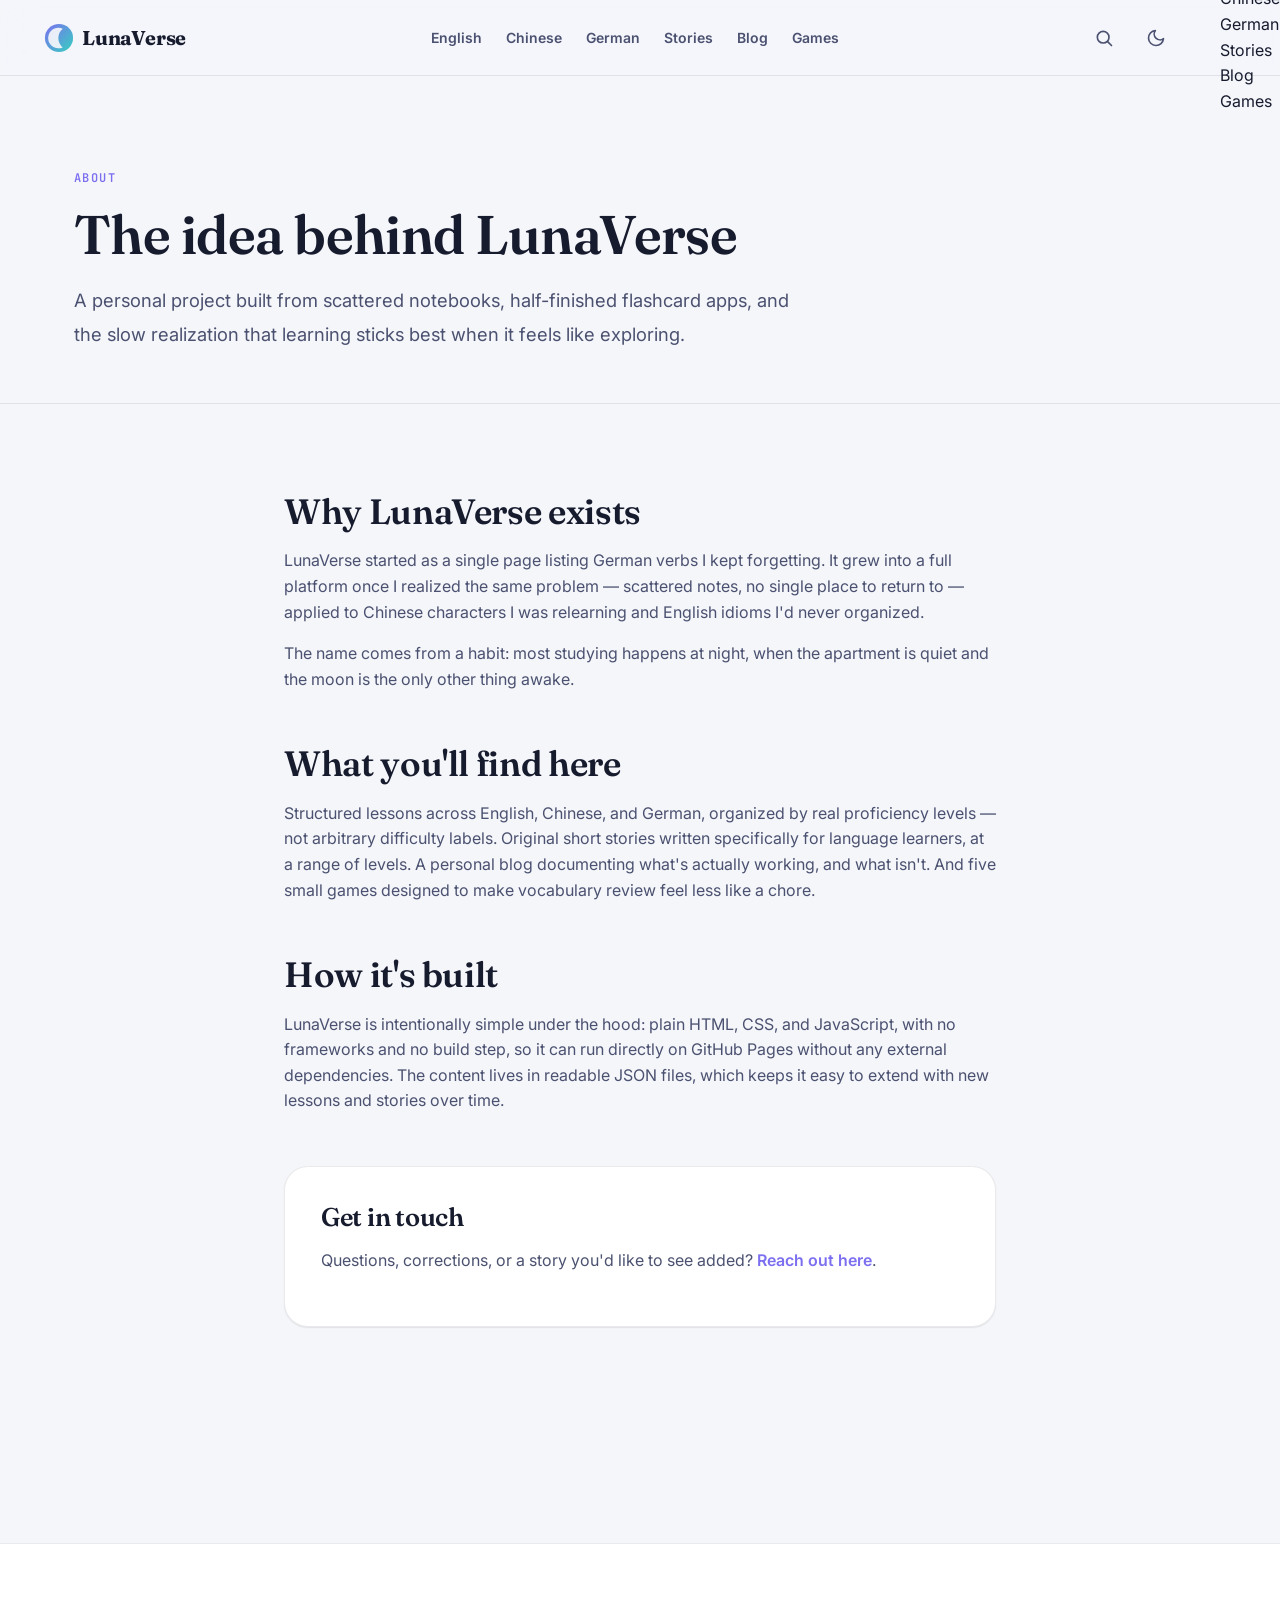
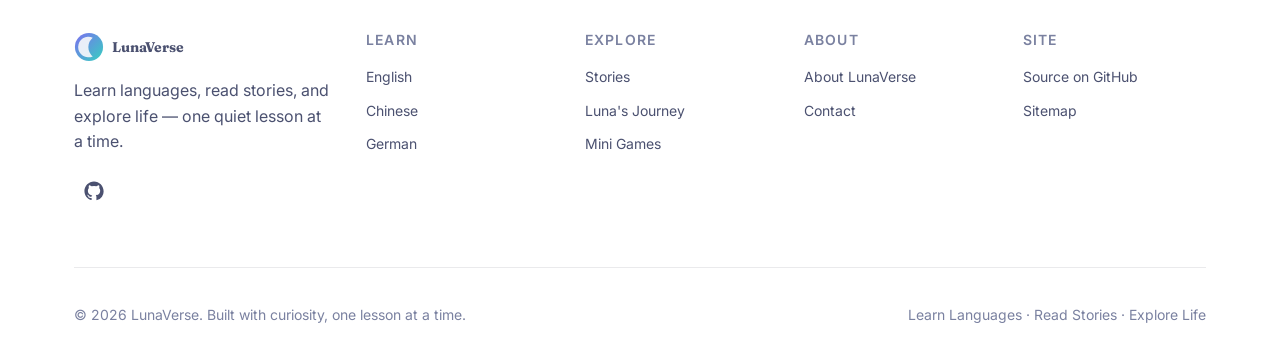
<file: about.html>
<!DOCTYPE html>
<html lang="en">
<head>
  <meta charset="UTF-8">
  <meta name="viewport" content="width=device-width, initial-scale=1.0">
  <title>About — LunaVerse</title>
  <meta name="description" content="The story behind LunaVerse: a personal education platform for learning English, Chinese, and German, built plainly with HTML, CSS, and JavaScript.">
  <meta name="theme-color" content="#F5F6FA">
  <link rel="canonical" href="https://lunadestories.github.io/about.html">

  <!-- Open Graph -->
  <meta property="og:type" content="website">
  <meta property="og:title" content="About — LunaVerse">
  <meta property="og:description" content="The story behind LunaVerse: a personal education platform for learning English, Chinese, and German, built plainly with HTML, CSS, and JavaScript.">
  <meta property="og:url" content="https://lunadestories.github.io/about.html">
  <meta property="og:site_name" content="LunaVerse">
  <meta property="og:image" content="https://lunadestories.github.io/assets/images/backgrounds/social-share.svg">

  <!-- Twitter Card -->
  <meta name="twitter:card" content="summary_large_image">
  <meta name="twitter:title" content="About — LunaVerse">
  <meta name="twitter:description" content="The story behind LunaVerse: a personal education platform for learning English, Chinese, and German, built plainly with HTML, CSS, and JavaScript.">
  <meta name="twitter:image" content="https://lunadestories.github.io/assets/images/backgrounds/social-share.svg">

  <link rel="icon" href="favicon.svg" type="image/svg+xml">
  <link rel="alternate icon" href="favicon.ico">
  <link rel="manifest" href="manifest.json">

  <link rel="preconnect" href="https://fonts.googleapis.com">
  <link rel="preconnect" href="https://fonts.gstatic.com" crossorigin>
  <link href="https://fonts.googleapis.com/css2?family=Fraunces:ital,opsz,wght@0,9..144,400;0,9..144,600;0,9..144,700;1,9..144,500&family=Inter:wght@400;500;600;700&family=JetBrains+Mono:wght@400;500&display=swap" rel="stylesheet">

  <link rel="stylesheet" href="assets/css/variables.css">
  <link rel="stylesheet" href="assets/css/style.css">
  <link rel="stylesheet" href="assets/css/layout.css">
  <link rel="stylesheet" href="assets/css/animations.css">
  <link rel="stylesheet" href="assets/css/responsive.css">
  
</head>
<body>
  <a class="skip-link" href="#main">Skip to content</a>
  <header class="site-header">
    <div class="container">
      <a href="index.html" class="brand"><svg class="brand-mark" viewBox="0 0 32 32" fill="none" xmlns="http://www.w3.org/2000/svg"><circle cx="16" cy="16" r="15" fill="url(#lg)"/><path d="M20 6a11 11 0 1 0 0 20 13 13 0 0 1 0-20z" fill="var(--bg-canvas)" fill-opacity="0.92"/><defs><linearGradient id="lg" x1="1" y1="1" x2="31" y2="31" gradientUnits="userSpaceOnUse"><stop stop-color="#7C6FF0"/><stop offset="1" stop-color="#35D0C0"/></linearGradient></defs></svg><span>LunaVerse</span></a>
      <nav class="main-nav" aria-label="Primary">
        <ul>
        <li><a href="pages/english.html">English</a></li>
        <li><a href="pages/chinese.html">Chinese</a></li>
        <li><a href="pages/german.html">German</a></li>
        <li><a href="pages/stories.html">Stories</a></li>
        <li><a href="pages/blog.html">Blog</a></li>
        <li><a href="pages/games.html">Games</a></li>
        </ul>
      </nav>
      <div class="header-actions">
        <button class="icon-btn" type="button" data-search-open aria-label="Search LunaVerse"><svg viewBox="0 0 24 24" fill="none" stroke="currentColor" stroke-width="2" stroke-linecap="round" stroke-linejoin="round"><circle cx="11" cy="11" r="7"/><line x1="21" y1="21" x2="16.65" y2="16.65"/></svg></button>
        <button class="icon-btn theme-toggle" type="button" aria-label="Toggle dark mode" aria-pressed="false"><svg class="icon-sun" viewBox="0 0 24 24" fill="none" stroke="currentColor" stroke-width="2" stroke-linecap="round" stroke-linejoin="round"><circle cx="12" cy="12" r="4"/><path d="M12 2v2M12 20v2M4.93 4.93l1.41 1.41M17.66 17.66l1.41 1.41M2 12h2M20 12h2M4.93 19.07l1.41-1.41M17.66 6.34l1.41-1.41"/></svg><svg class="icon-moon" viewBox="0 0 24 24" fill="none" stroke="currentColor" stroke-width="2" stroke-linecap="round" stroke-linejoin="round"><path d="M21 12.79A9 9 0 1 1 11.21 3 7 7 0 0 0 21 12.79z"/></svg></button>
        <button class="nav-toggle icon-btn" type="button" aria-label="Open menu" aria-expanded="false"><svg viewBox="0 0 24 24" fill="none" stroke="currentColor" stroke-width="2" stroke-linecap="round" stroke-linejoin="round"><line x1="3" y1="6" x2="21" y2="6"/><line x1="3" y1="12" x2="21" y2="12"/><line x1="3" y1="18" x2="21" y2="18"/></svg></button>
      </div>
    </div>
    <div class="mobile-nav-panel">
      <ul>
        <li><a href="pages/english.html">English</a></li>
        <li><a href="pages/chinese.html">Chinese</a></li>
        <li><a href="pages/german.html">German</a></li>
        <li><a href="pages/stories.html">Stories</a></li>
        <li><a href="pages/blog.html">Blog</a></li>
        <li><a href="pages/games.html">Games</a></li>
      </ul>
    </div>
  </header>
  <div class="search-overlay">
    <div class="search-panel" role="dialog" aria-modal="true" aria-label="Search LunaVerse">
      <div class="search-input-row">
        <svg viewBox="0 0 24 24" fill="none" stroke="currentColor" stroke-width="2" stroke-linecap="round" stroke-linejoin="round"><circle cx="11" cy="11" r="7"/><line x1="21" y1="21" x2="16.65" y2="16.65"/></svg>
        <input type="text" placeholder="Search lessons, stories, blog posts..." aria-label="Search LunaVerse" autocomplete="off">
        <button class="search-close icon-btn" type="button" aria-label="Close search">
          <svg viewBox="0 0 24 24" fill="none" stroke="currentColor" stroke-width="2" stroke-linecap="round"><line x1="18" y1="6" x2="6" y2="18"/><line x1="6" y1="6" x2="18" y2="18"/></svg>
        </button>
      </div>
      <div class="search-results"></div>
      <p class="meta-row" style="margin-top:0.75rem;">Tip: press <kbd>Ctrl</kbd>/<kbd>&#8984;</kbd> + <kbd>K</kbd> to search anytime</p>
    </div>
  </div>
  <main id="main">

    <section class="page-header">
      <div class="container">
        <p class="eyebrow" data-reveal>About</p>
        <h1 data-reveal>The idea behind LunaVerse</h1>
        <p class="lead" style="max-width: 60ch;" data-reveal>A personal project built from scattered notebooks, half-finished flashcard apps, and the slow realization that learning sticks best when it feels like exploring.</p>
      </div>
    </section>
    <section class="section">
      <div class="container-narrow">
        <div class="stack gap-lg">
          <div data-reveal>
            <h2>Why LunaVerse exists</h2>
            <p>LunaVerse started as a single page listing German verbs I kept forgetting. It grew into a full platform once I realized the same problem &mdash; scattered notes, no single place to return to &mdash; applied to Chinese characters I was relearning and English idioms I'd never organized.</p>
            <p>The name comes from a habit: most studying happens at night, when the apartment is quiet and the moon is the only other thing awake.</p>
          </div>
          <div data-reveal>
            <h2>What you'll find here</h2>
            <p>Structured lessons across English, Chinese, and German, organized by real proficiency levels &mdash; not arbitrary difficulty labels. Original short stories written specifically for language learners, at a range of levels. A personal blog documenting what's actually working, and what isn't. And five small games designed to make vocabulary review feel less like a chore.</p>
          </div>
          <div data-reveal>
            <h2>How it's built</h2>
            <p>LunaVerse is intentionally simple under the hood: plain HTML, CSS, and JavaScript, with no frameworks and no build step, so it can run directly on GitHub Pages without any external dependencies. The content lives in readable JSON files, which keeps it easy to extend with new lessons and stories over time.</p>
          </div>
          <div class="card" data-reveal>
            <h3>Get in touch</h3>
            <p>Questions, corrections, or a story you'd like to see added? <a href="contact.html" style="color: var(--accent); font-weight:600;">Reach out here</a>.</p>
          </div>
        </div>
      </div>
    </section>

  </main>
  <footer class="site-footer">
    <div class="container">
      <div class="footer-grid">
        <div class="footer-col">
          <a href="index.html" class="brand"><svg class="brand-mark" viewBox="0 0 32 32" fill="none" xmlns="http://www.w3.org/2000/svg"><circle cx="16" cy="16" r="15" fill="url(#lg)"/><path d="M20 6a11 11 0 1 0 0 20 13 13 0 0 1 0-20z" fill="var(--bg-canvas)" fill-opacity="0.92"/><defs><linearGradient id="lg" x1="1" y1="1" x2="31" y2="31" gradientUnits="userSpaceOnUse"><stop stop-color="#7C6FF0"/><stop offset="1" stop-color="#35D0C0"/></linearGradient></defs></svg><span>LunaVerse</span></a>
          <p style="margin-top:1rem; max-width:32ch;">Learn languages, read stories, and explore life — one quiet lesson at a time.</p>
          <div class="footer-social">
            <a href="https://github.com/lunadestories" class="icon-btn" aria-label="LunaVerse on GitHub" target="_blank" rel="noopener">
              <svg viewBox="0 0 24 24" fill="currentColor"><path d="M12 .5C5.73.5.5 5.73.5 12c0 5.08 3.29 9.39 7.86 10.91.57.1.79-.25.79-.55 0-.27-.01-1.16-.02-2.11-3.2.7-3.88-1.36-3.88-1.36-.52-1.34-1.28-1.7-1.28-1.7-1.05-.72.08-.7.08-.7 1.16.08 1.77 1.19 1.77 1.19 1.03 1.77 2.7 1.26 3.36.96.1-.75.4-1.26.73-1.55-2.55-.29-5.24-1.28-5.24-5.7 0-1.26.45-2.29 1.19-3.09-.12-.29-.52-1.46.11-3.05 0 0 .97-.31 3.18 1.18a11 11 0 0 1 5.79 0c2.2-1.49 3.17-1.18 3.17-1.18.63 1.59.23 2.76.11 3.05.74.8 1.19 1.83 1.19 3.09 0 4.43-2.7 5.4-5.27 5.69.41.36.78 1.06.78 2.14 0 1.55-.01 2.79-.01 3.17 0 .3.22.66.8.55A10.52 10.52 0 0 0 23.5 12C23.5 5.73 18.27.5 12 .5z"/></svg>
            </a>
          </div>
        </div>
        <div class="footer-col">
          <h4>Learn</h4>
          <ul>
            <li><a href="pages/english.html">English</a></li>
            <li><a href="pages/chinese.html">Chinese</a></li>
            <li><a href="pages/german.html">German</a></li>
          </ul>
        </div>
        <div class="footer-col">
          <h4>Explore</h4>
          <ul>
            <li><a href="pages/stories.html">Stories</a></li>
            <li><a href="pages/blog.html">Luna's Journey</a></li>
            <li><a href="pages/games.html">Mini Games</a></li>
          </ul>
        </div>
        <div class="footer-col">
          <h4>About</h4>
          <ul>
            <li><a href="about.html">About LunaVerse</a></li>
            <li><a href="contact.html">Contact</a></li>
          </ul>
        </div>
        <div class="footer-col">
          <h4>Site</h4>
          <ul>
            <li><a href="https://github.com/lunadestories/lunadestories.github.io" target="_blank" rel="noopener">Source on GitHub</a></li>
            <li><a href="sitemap.xml">Sitemap</a></li>
          </ul>
        </div>
      </div>
      <div class="footer-bottom">
        <span>&copy; <span data-current-year>2026</span> LunaVerse. Built with curiosity, one lesson at a time.</span>
        <span>Learn Languages &middot; Read Stories &middot; Explore Life</span>
      </div>
    </div>
  </footer>
  <script src="assets/js/theme.js" defer></script>
  <script src="assets/js/navigation.js" defer></script>
  <script src="assets/js/search.js" defer></script>
  <script src="assets/js/app.js" defer></script>

</body>
</html>
</file>
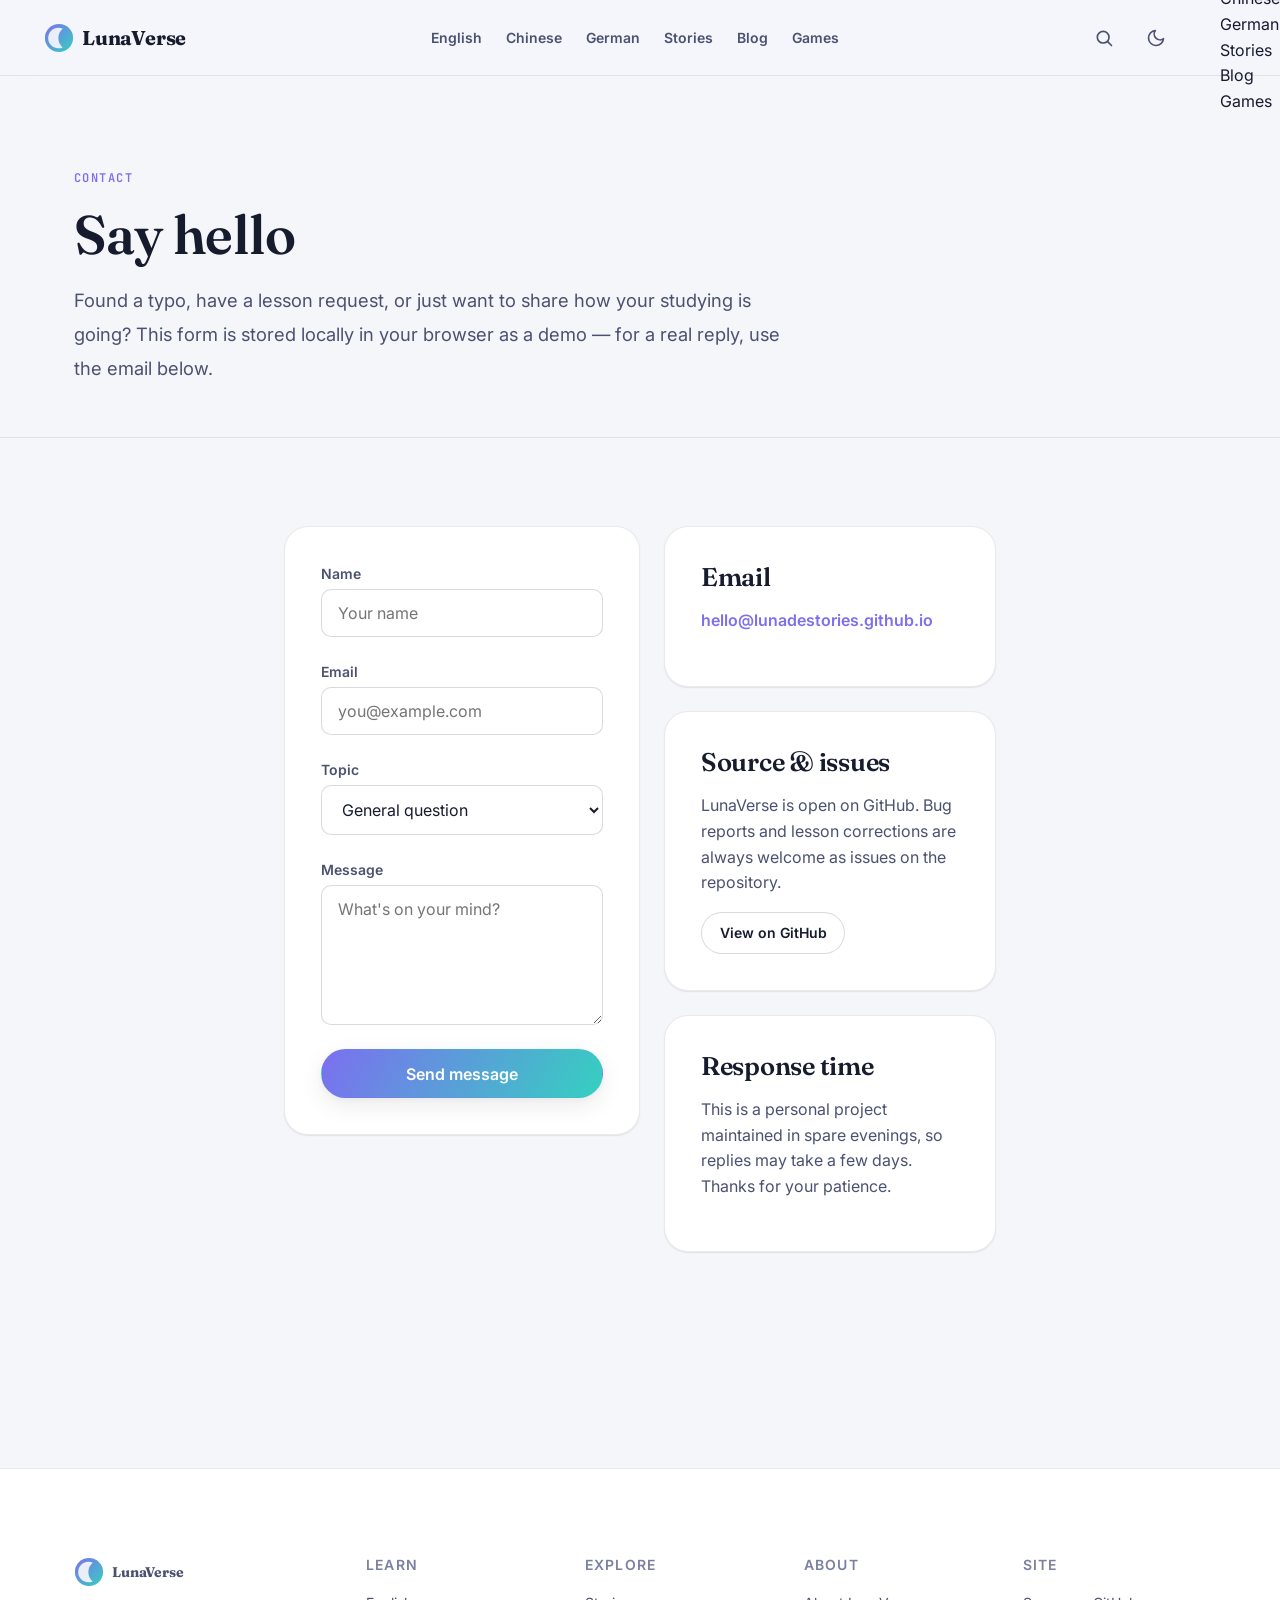
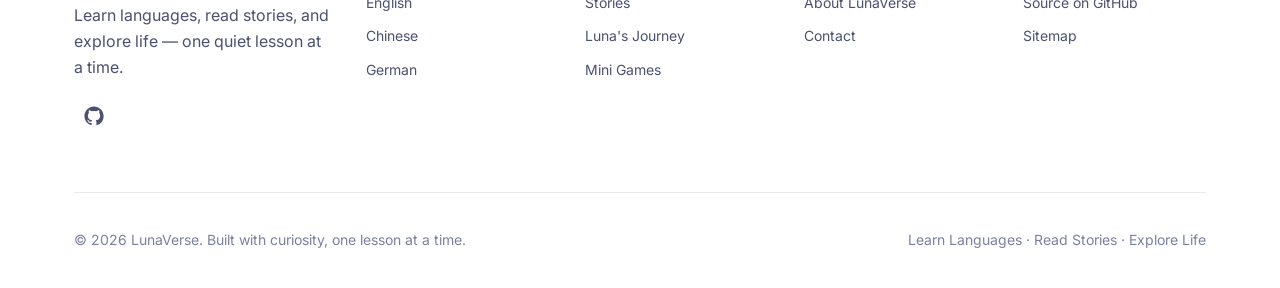
<file: contact.html>
<!DOCTYPE html>
<html lang="en">
<head>
  <meta charset="UTF-8">
  <meta name="viewport" content="width=device-width, initial-scale=1.0">
  <title>Contact — LunaVerse</title>
  <meta name="description" content="Get in touch with LunaVerse for lesson requests, corrections, or general questions.">
  <meta name="theme-color" content="#F5F6FA">
  <link rel="canonical" href="https://lunadestories.github.io/contact.html">

  <!-- Open Graph -->
  <meta property="og:type" content="website">
  <meta property="og:title" content="Contact — LunaVerse">
  <meta property="og:description" content="Get in touch with LunaVerse for lesson requests, corrections, or general questions.">
  <meta property="og:url" content="https://lunadestories.github.io/contact.html">
  <meta property="og:site_name" content="LunaVerse">
  <meta property="og:image" content="https://lunadestories.github.io/assets/images/backgrounds/social-share.svg">

  <!-- Twitter Card -->
  <meta name="twitter:card" content="summary_large_image">
  <meta name="twitter:title" content="Contact — LunaVerse">
  <meta name="twitter:description" content="Get in touch with LunaVerse for lesson requests, corrections, or general questions.">
  <meta name="twitter:image" content="https://lunadestories.github.io/assets/images/backgrounds/social-share.svg">

  <link rel="icon" href="favicon.svg" type="image/svg+xml">
  <link rel="alternate icon" href="favicon.ico">
  <link rel="manifest" href="manifest.json">

  <link rel="preconnect" href="https://fonts.googleapis.com">
  <link rel="preconnect" href="https://fonts.gstatic.com" crossorigin>
  <link href="https://fonts.googleapis.com/css2?family=Fraunces:ital,opsz,wght@0,9..144,400;0,9..144,600;0,9..144,700;1,9..144,500&family=Inter:wght@400;500;600;700&family=JetBrains+Mono:wght@400;500&display=swap" rel="stylesheet">

  <link rel="stylesheet" href="assets/css/variables.css">
  <link rel="stylesheet" href="assets/css/style.css">
  <link rel="stylesheet" href="assets/css/layout.css">
  <link rel="stylesheet" href="assets/css/animations.css">
  <link rel="stylesheet" href="assets/css/responsive.css">
  
</head>
<body>
  <a class="skip-link" href="#main">Skip to content</a>
  <header class="site-header">
    <div class="container">
      <a href="index.html" class="brand"><svg class="brand-mark" viewBox="0 0 32 32" fill="none" xmlns="http://www.w3.org/2000/svg"><circle cx="16" cy="16" r="15" fill="url(#lg)"/><path d="M20 6a11 11 0 1 0 0 20 13 13 0 0 1 0-20z" fill="var(--bg-canvas)" fill-opacity="0.92"/><defs><linearGradient id="lg" x1="1" y1="1" x2="31" y2="31" gradientUnits="userSpaceOnUse"><stop stop-color="#7C6FF0"/><stop offset="1" stop-color="#35D0C0"/></linearGradient></defs></svg><span>LunaVerse</span></a>
      <nav class="main-nav" aria-label="Primary">
        <ul>
        <li><a href="pages/english.html">English</a></li>
        <li><a href="pages/chinese.html">Chinese</a></li>
        <li><a href="pages/german.html">German</a></li>
        <li><a href="pages/stories.html">Stories</a></li>
        <li><a href="pages/blog.html">Blog</a></li>
        <li><a href="pages/games.html">Games</a></li>
        </ul>
      </nav>
      <div class="header-actions">
        <button class="icon-btn" type="button" data-search-open aria-label="Search LunaVerse"><svg viewBox="0 0 24 24" fill="none" stroke="currentColor" stroke-width="2" stroke-linecap="round" stroke-linejoin="round"><circle cx="11" cy="11" r="7"/><line x1="21" y1="21" x2="16.65" y2="16.65"/></svg></button>
        <button class="icon-btn theme-toggle" type="button" aria-label="Toggle dark mode" aria-pressed="false"><svg class="icon-sun" viewBox="0 0 24 24" fill="none" stroke="currentColor" stroke-width="2" stroke-linecap="round" stroke-linejoin="round"><circle cx="12" cy="12" r="4"/><path d="M12 2v2M12 20v2M4.93 4.93l1.41 1.41M17.66 17.66l1.41 1.41M2 12h2M20 12h2M4.93 19.07l1.41-1.41M17.66 6.34l1.41-1.41"/></svg><svg class="icon-moon" viewBox="0 0 24 24" fill="none" stroke="currentColor" stroke-width="2" stroke-linecap="round" stroke-linejoin="round"><path d="M21 12.79A9 9 0 1 1 11.21 3 7 7 0 0 0 21 12.79z"/></svg></button>
        <button class="nav-toggle icon-btn" type="button" aria-label="Open menu" aria-expanded="false"><svg viewBox="0 0 24 24" fill="none" stroke="currentColor" stroke-width="2" stroke-linecap="round" stroke-linejoin="round"><line x1="3" y1="6" x2="21" y2="6"/><line x1="3" y1="12" x2="21" y2="12"/><line x1="3" y1="18" x2="21" y2="18"/></svg></button>
      </div>
    </div>
    <div class="mobile-nav-panel">
      <ul>
        <li><a href="pages/english.html">English</a></li>
        <li><a href="pages/chinese.html">Chinese</a></li>
        <li><a href="pages/german.html">German</a></li>
        <li><a href="pages/stories.html">Stories</a></li>
        <li><a href="pages/blog.html">Blog</a></li>
        <li><a href="pages/games.html">Games</a></li>
      </ul>
    </div>
  </header>
  <div class="search-overlay">
    <div class="search-panel" role="dialog" aria-modal="true" aria-label="Search LunaVerse">
      <div class="search-input-row">
        <svg viewBox="0 0 24 24" fill="none" stroke="currentColor" stroke-width="2" stroke-linecap="round" stroke-linejoin="round"><circle cx="11" cy="11" r="7"/><line x1="21" y1="21" x2="16.65" y2="16.65"/></svg>
        <input type="text" placeholder="Search lessons, stories, blog posts..." aria-label="Search LunaVerse" autocomplete="off">
        <button class="search-close icon-btn" type="button" aria-label="Close search">
          <svg viewBox="0 0 24 24" fill="none" stroke="currentColor" stroke-width="2" stroke-linecap="round"><line x1="18" y1="6" x2="6" y2="18"/><line x1="6" y1="6" x2="18" y2="18"/></svg>
        </button>
      </div>
      <div class="search-results"></div>
      <p class="meta-row" style="margin-top:0.75rem;">Tip: press <kbd>Ctrl</kbd>/<kbd>&#8984;</kbd> + <kbd>K</kbd> to search anytime</p>
    </div>
  </div>
  <main id="main">

    <section class="page-header">
      <div class="container">
        <p class="eyebrow" data-reveal>Contact</p>
        <h1 data-reveal>Say hello</h1>
        <p class="lead" style="max-width: 60ch;" data-reveal>Found a typo, have a lesson request, or just want to share how your studying is going? This form is stored locally in your browser as a demo &mdash; for a real reply, use the email below.</p>
      </div>
    </section>
    <section class="section">
      <div class="container-narrow">
        <div class="grid grid-2" style="align-items:start;">
          <form class="card" data-luna-form data-reveal novalidate>
            <div class="field">
              <label for="name">Name</label>
              <input type="text" id="name" name="name" placeholder="Your name" required>
            </div>
            <div class="field">
              <label for="email">Email</label>
              <input type="email" id="email" name="email" placeholder="you@example.com" required>
            </div>
            <div class="field">
              <label for="topic">Topic</label>
              <select id="topic" name="topic">
                <option>General question</option>
                <option>Lesson request</option>
                <option>Bug report</option>
                <option>Something else</option>
              </select>
            </div>
            <div class="field">
              <label for="message">Message</label>
              <textarea id="message" name="message" placeholder="What's on your mind?" required></textarea>
            </div>
            <button type="submit" class="btn btn-primary btn-block">Send message</button>
          </form>
          <div class="stack gap-md" data-reveal data-reveal-delay="1">
            <div class="card">
              <h3>Email</h3>
              <p><a href="mailto:hello@lunadestories.github.io" style="color:var(--accent); font-weight:600;">hello@lunadestories.github.io</a></p>
            </div>
            <div class="card">
              <h3>Source &amp; issues</h3>
              <p>LunaVerse is open on GitHub. Bug reports and lesson corrections are always welcome as issues on the repository.</p>
              <a href="https://github.com/lunadestories/lunadestories.github.io" class="btn btn-secondary btn-sm" target="_blank" rel="noopener">View on GitHub</a>
            </div>
            <div class="card">
              <h3>Response time</h3>
              <p>This is a personal project maintained in spare evenings, so replies may take a few days. Thanks for your patience.</p>
            </div>
          </div>
        </div>
      </div>
    </section>

  </main>
  <footer class="site-footer">
    <div class="container">
      <div class="footer-grid">
        <div class="footer-col">
          <a href="index.html" class="brand"><svg class="brand-mark" viewBox="0 0 32 32" fill="none" xmlns="http://www.w3.org/2000/svg"><circle cx="16" cy="16" r="15" fill="url(#lg)"/><path d="M20 6a11 11 0 1 0 0 20 13 13 0 0 1 0-20z" fill="var(--bg-canvas)" fill-opacity="0.92"/><defs><linearGradient id="lg" x1="1" y1="1" x2="31" y2="31" gradientUnits="userSpaceOnUse"><stop stop-color="#7C6FF0"/><stop offset="1" stop-color="#35D0C0"/></linearGradient></defs></svg><span>LunaVerse</span></a>
          <p style="margin-top:1rem; max-width:32ch;">Learn languages, read stories, and explore life — one quiet lesson at a time.</p>
          <div class="footer-social">
            <a href="https://github.com/lunadestories" class="icon-btn" aria-label="LunaVerse on GitHub" target="_blank" rel="noopener">
              <svg viewBox="0 0 24 24" fill="currentColor"><path d="M12 .5C5.73.5.5 5.73.5 12c0 5.08 3.29 9.39 7.86 10.91.57.1.79-.25.79-.55 0-.27-.01-1.16-.02-2.11-3.2.7-3.88-1.36-3.88-1.36-.52-1.34-1.28-1.7-1.28-1.7-1.05-.72.08-.7.08-.7 1.16.08 1.77 1.19 1.77 1.19 1.03 1.77 2.7 1.26 3.36.96.1-.75.4-1.26.73-1.55-2.55-.29-5.24-1.28-5.24-5.7 0-1.26.45-2.29 1.19-3.09-.12-.29-.52-1.46.11-3.05 0 0 .97-.31 3.18 1.18a11 11 0 0 1 5.79 0c2.2-1.49 3.17-1.18 3.17-1.18.63 1.59.23 2.76.11 3.05.74.8 1.19 1.83 1.19 3.09 0 4.43-2.7 5.4-5.27 5.69.41.36.78 1.06.78 2.14 0 1.55-.01 2.79-.01 3.17 0 .3.22.66.8.55A10.52 10.52 0 0 0 23.5 12C23.5 5.73 18.27.5 12 .5z"/></svg>
            </a>
          </div>
        </div>
        <div class="footer-col">
          <h4>Learn</h4>
          <ul>
            <li><a href="pages/english.html">English</a></li>
            <li><a href="pages/chinese.html">Chinese</a></li>
            <li><a href="pages/german.html">German</a></li>
          </ul>
        </div>
        <div class="footer-col">
          <h4>Explore</h4>
          <ul>
            <li><a href="pages/stories.html">Stories</a></li>
            <li><a href="pages/blog.html">Luna's Journey</a></li>
            <li><a href="pages/games.html">Mini Games</a></li>
          </ul>
        </div>
        <div class="footer-col">
          <h4>About</h4>
          <ul>
            <li><a href="about.html">About LunaVerse</a></li>
            <li><a href="contact.html">Contact</a></li>
          </ul>
        </div>
        <div class="footer-col">
          <h4>Site</h4>
          <ul>
            <li><a href="https://github.com/lunadestories/lunadestories.github.io" target="_blank" rel="noopener">Source on GitHub</a></li>
            <li><a href="sitemap.xml">Sitemap</a></li>
          </ul>
        </div>
      </div>
      <div class="footer-bottom">
        <span>&copy; <span data-current-year>2026</span> LunaVerse. Built with curiosity, one lesson at a time.</span>
        <span>Learn Languages &middot; Read Stories &middot; Explore Life</span>
      </div>
    </div>
  </footer>
  <script src="assets/js/theme.js" defer></script>
  <script src="assets/js/navigation.js" defer></script>
  <script src="assets/js/search.js" defer></script>
  <script src="assets/js/app.js" defer></script>

</body>
</html>
</file>
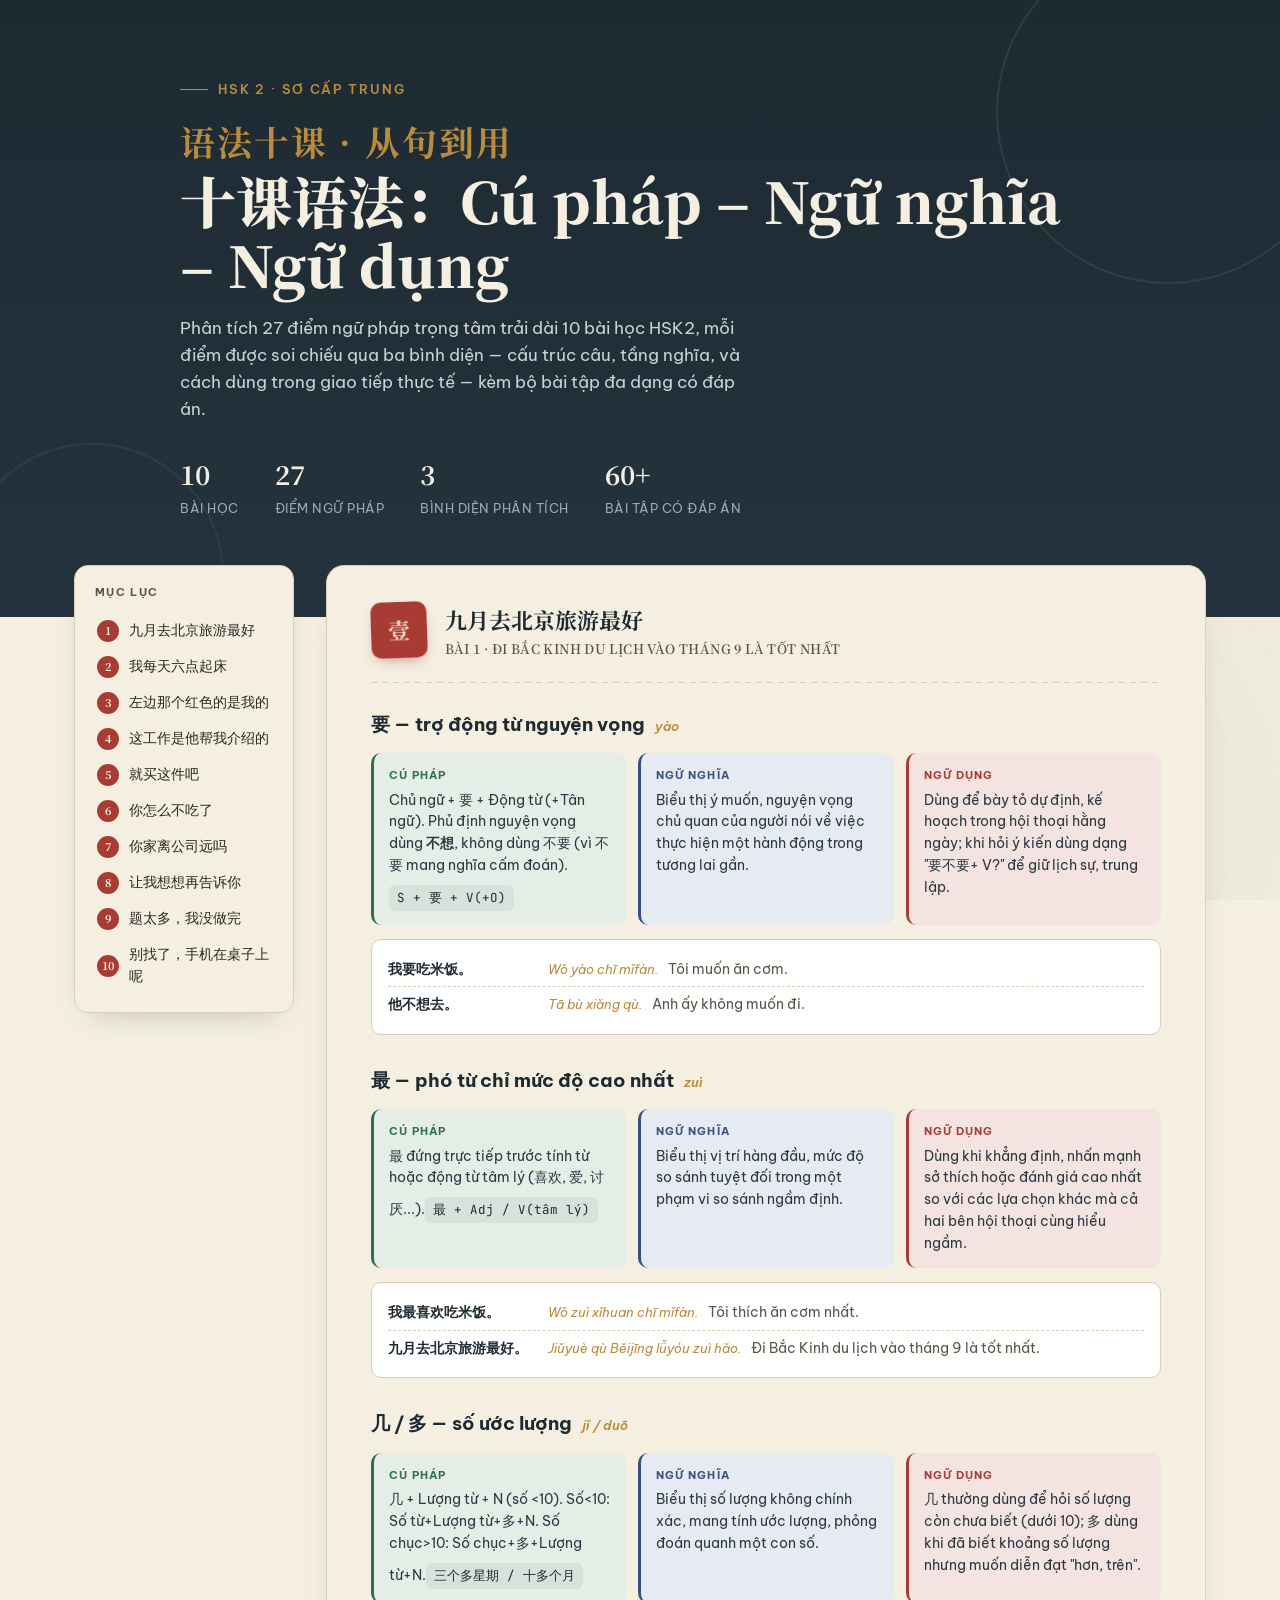
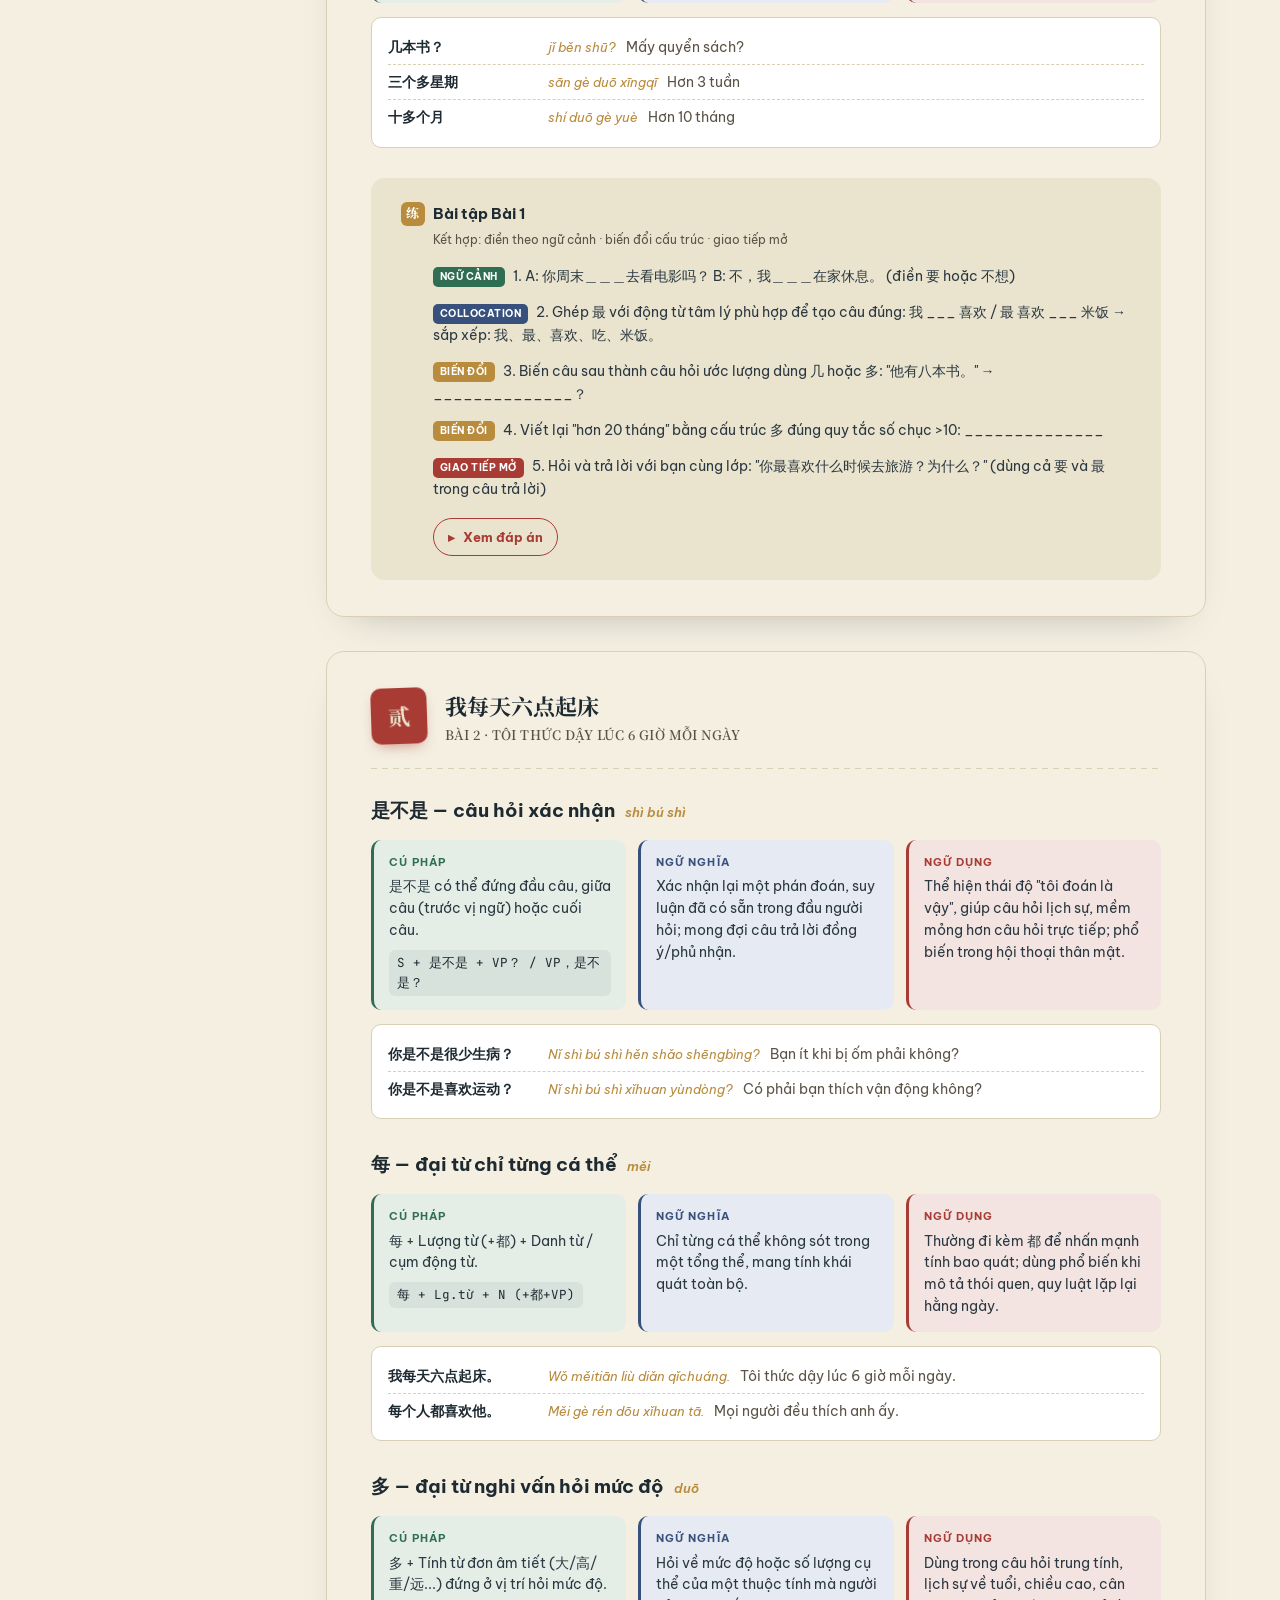
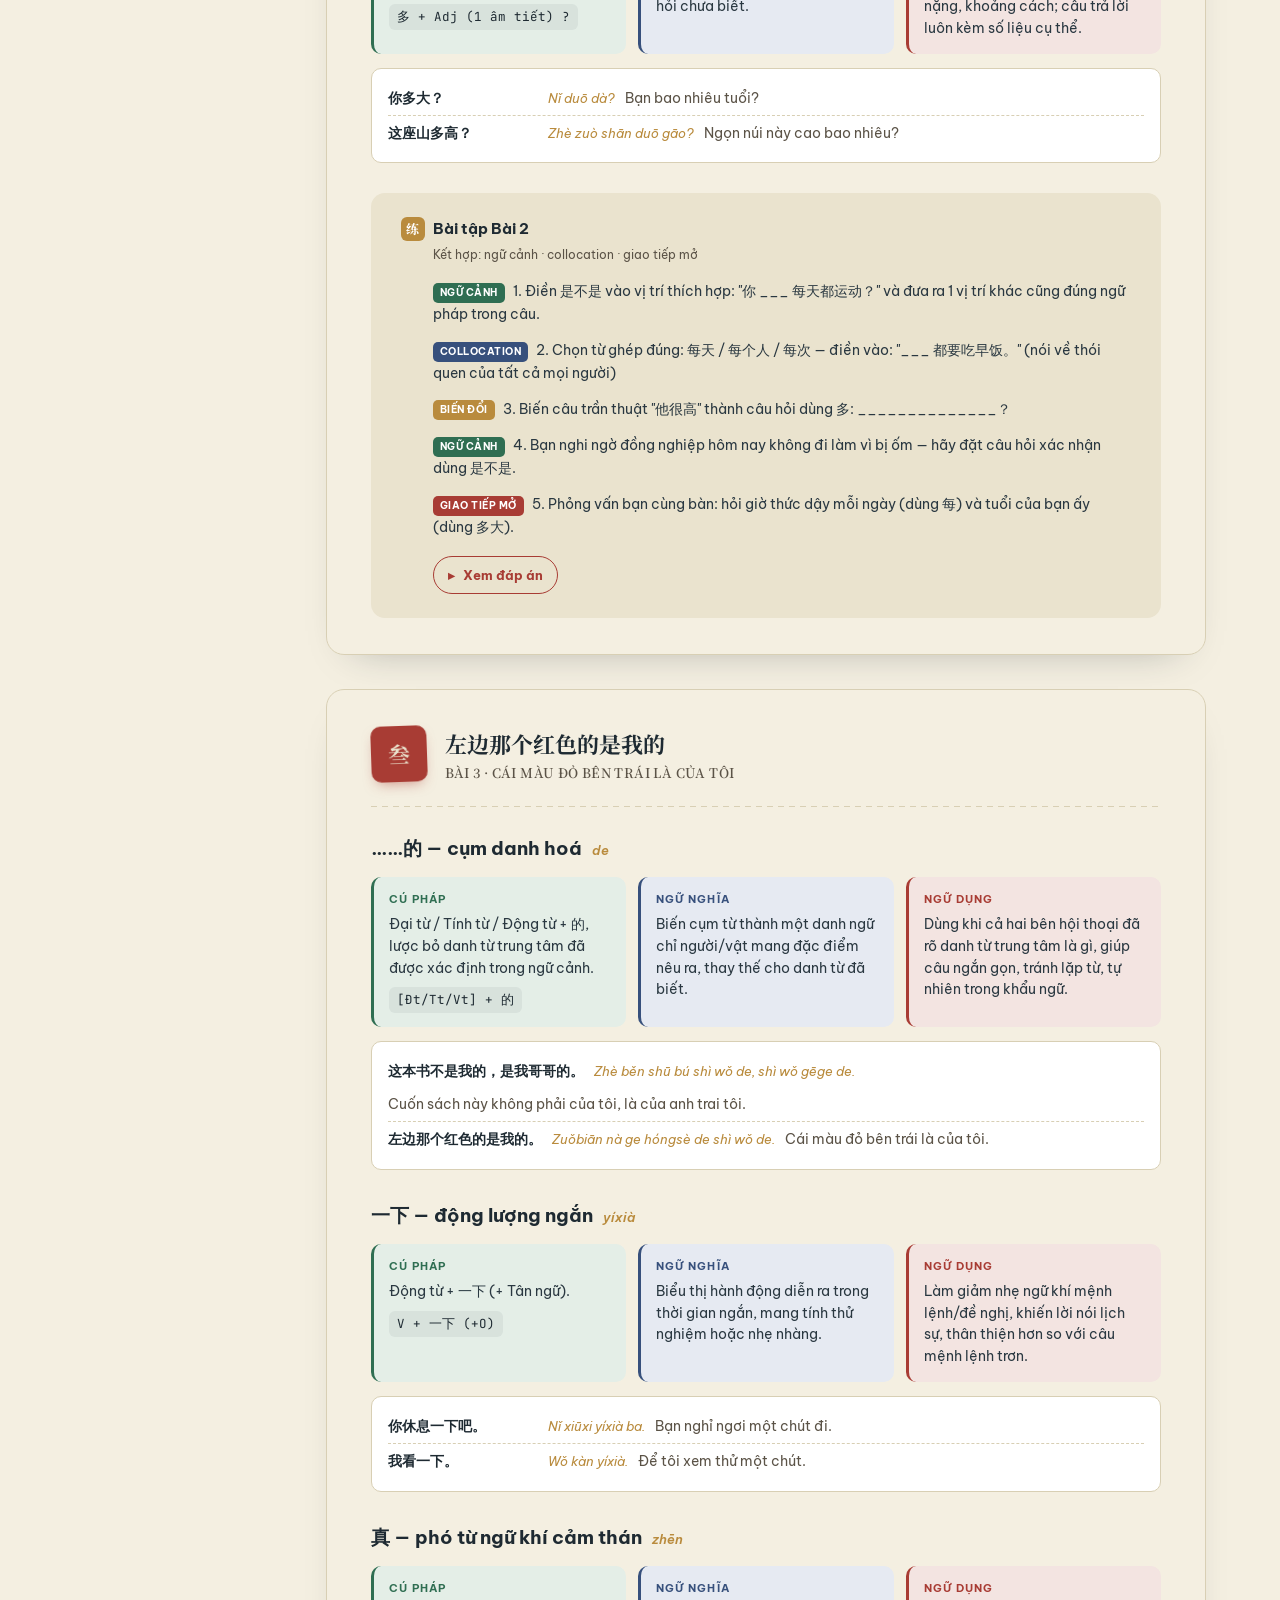
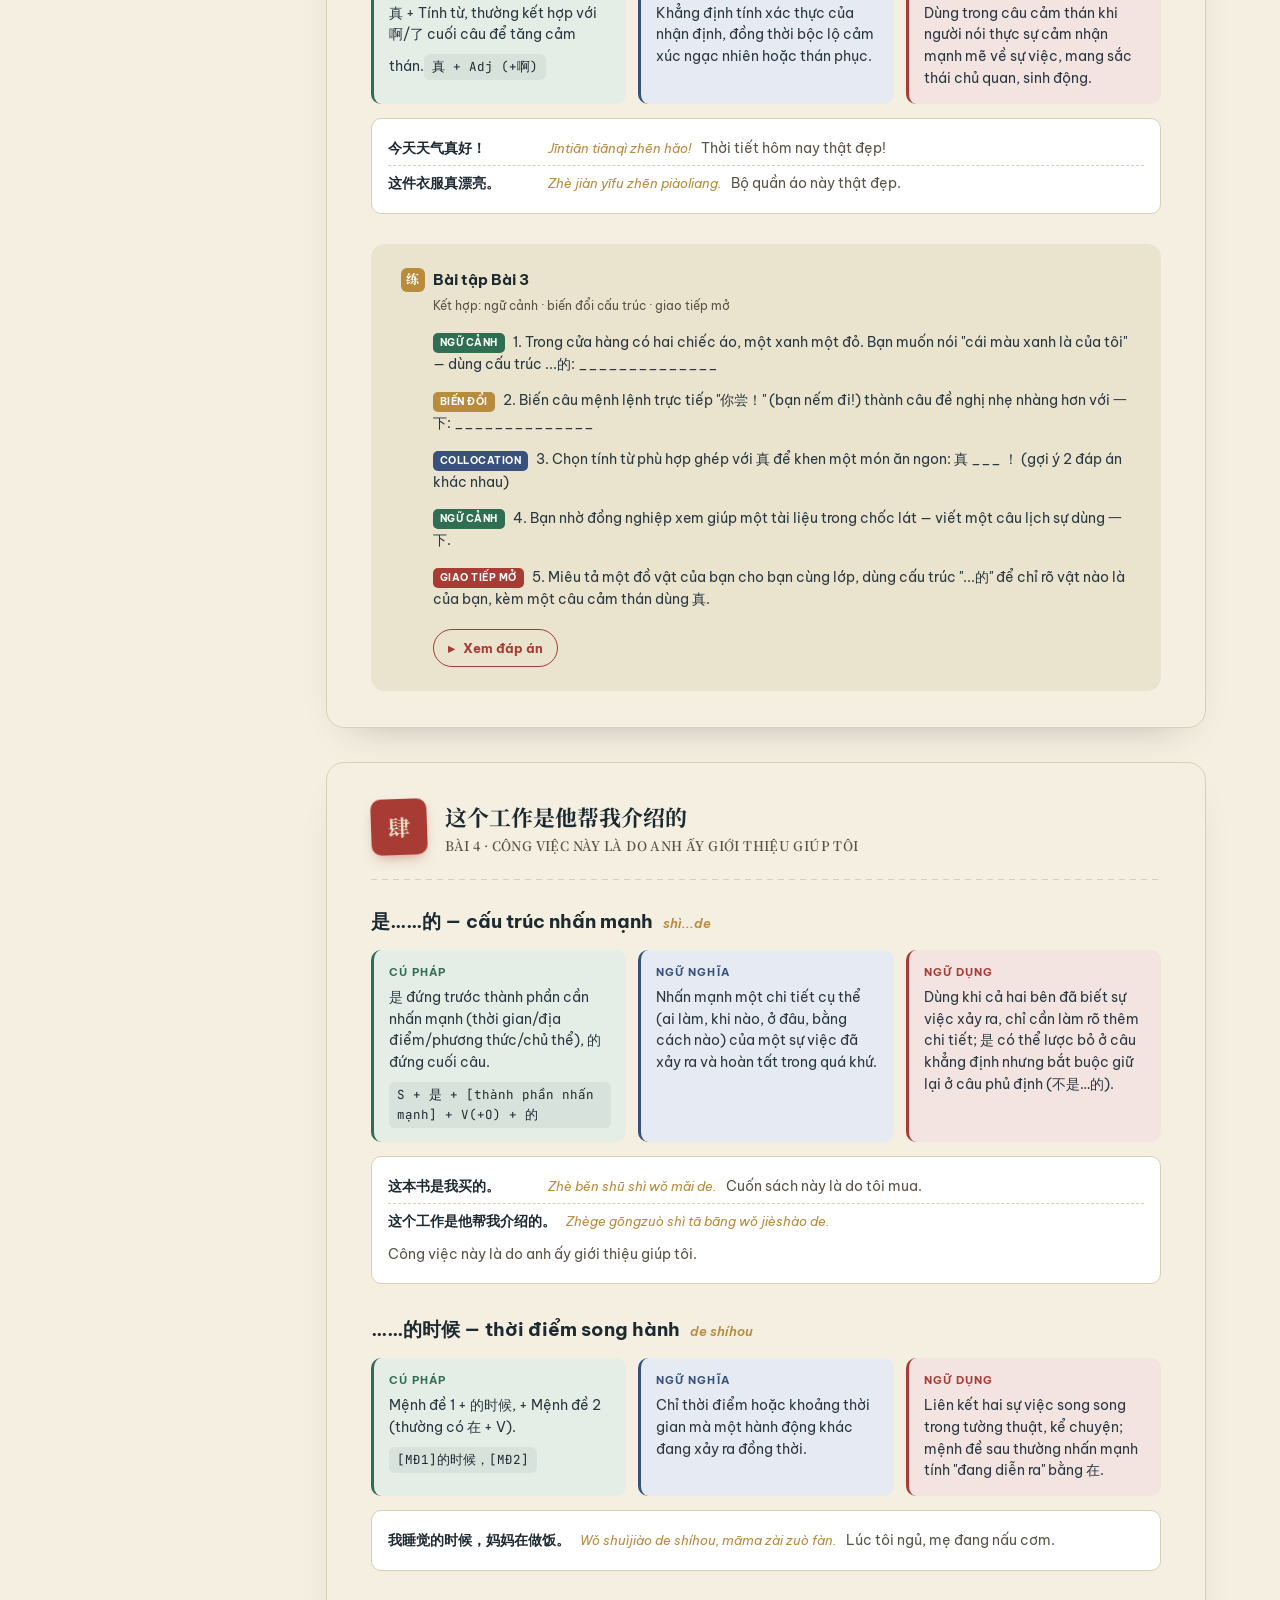
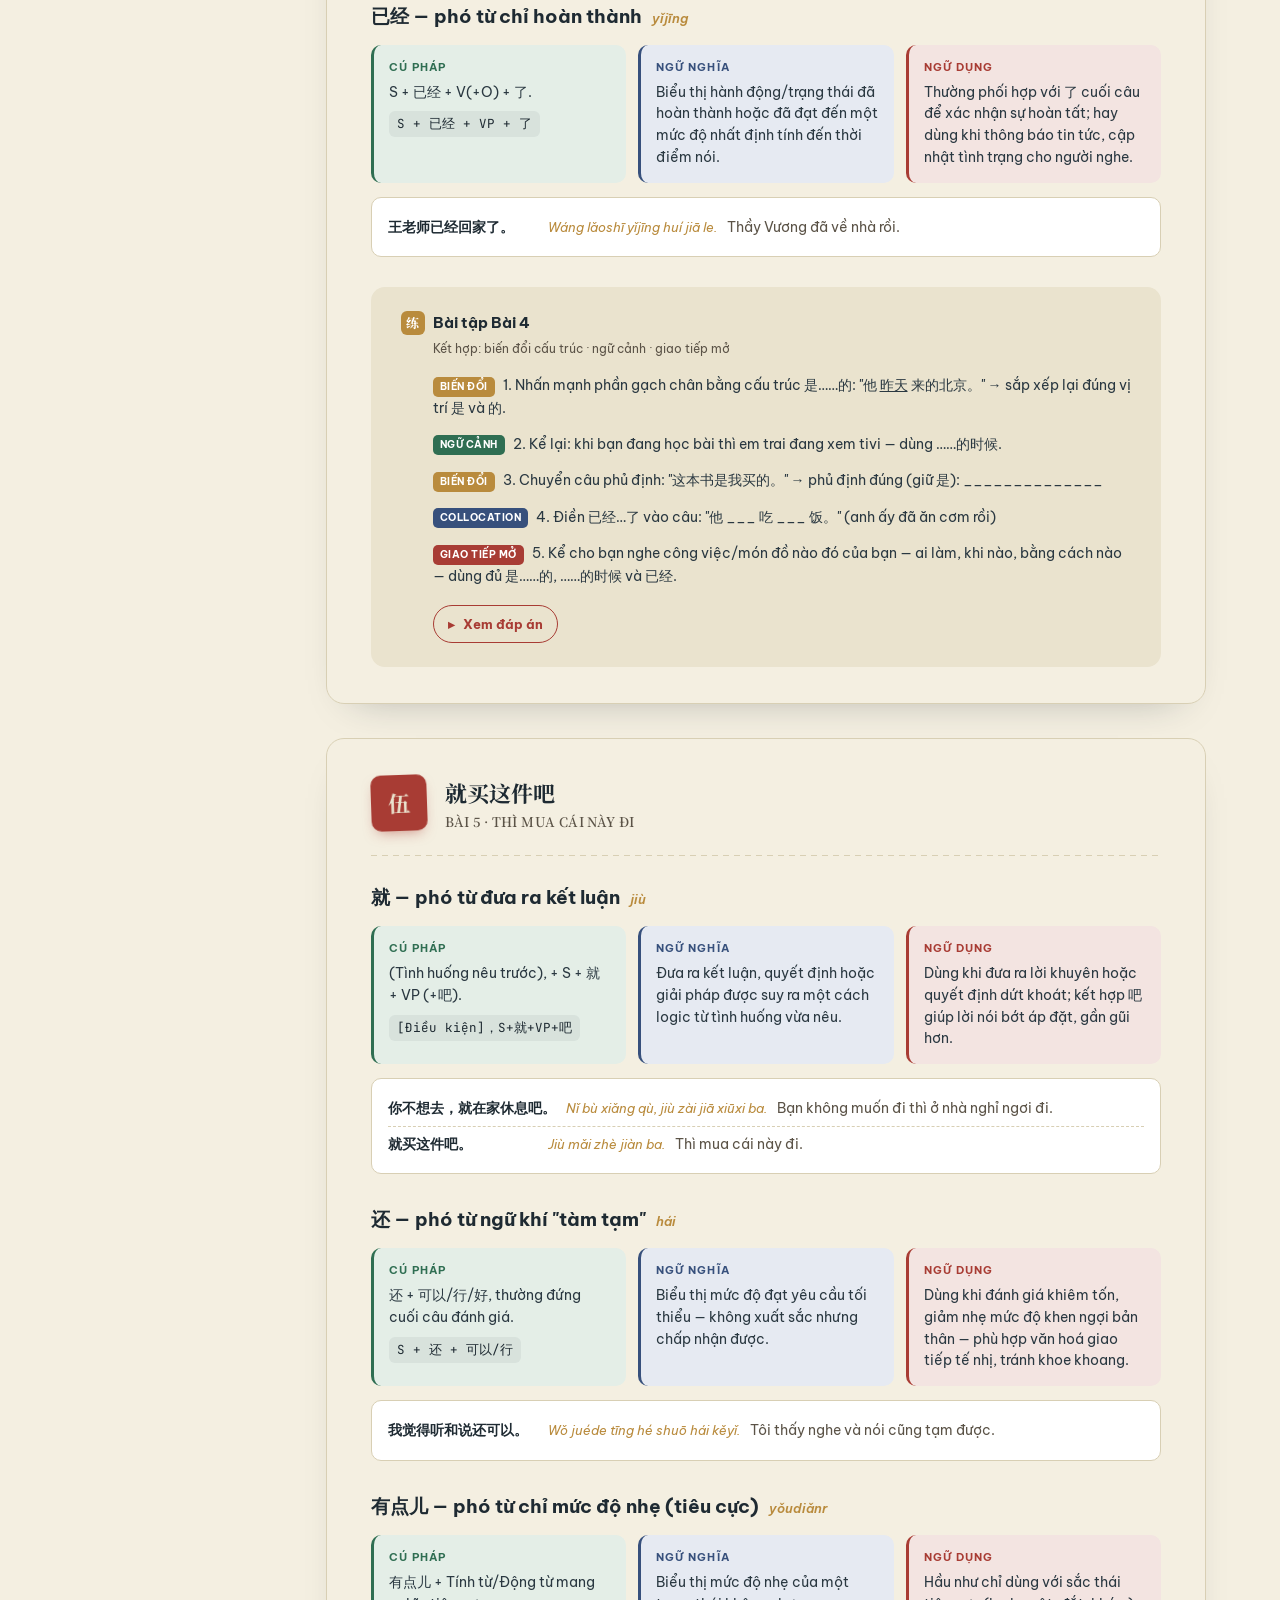
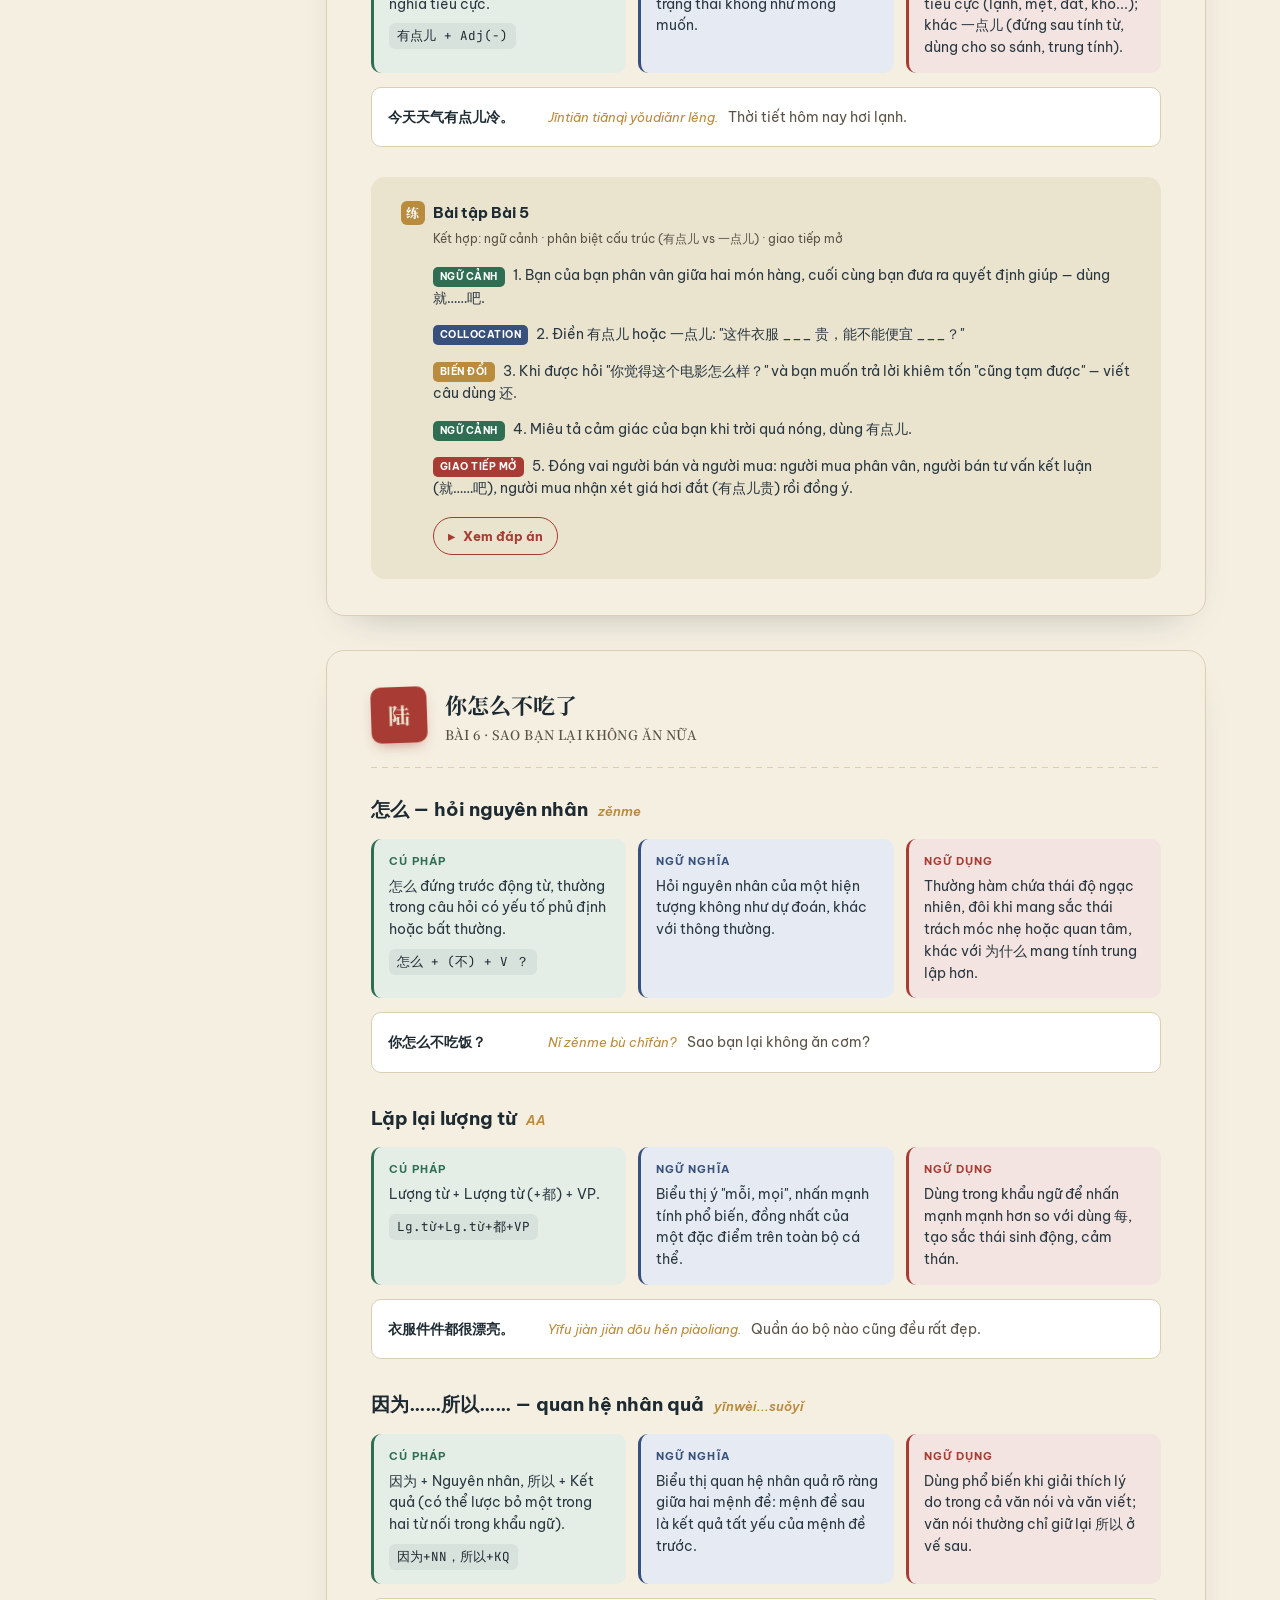
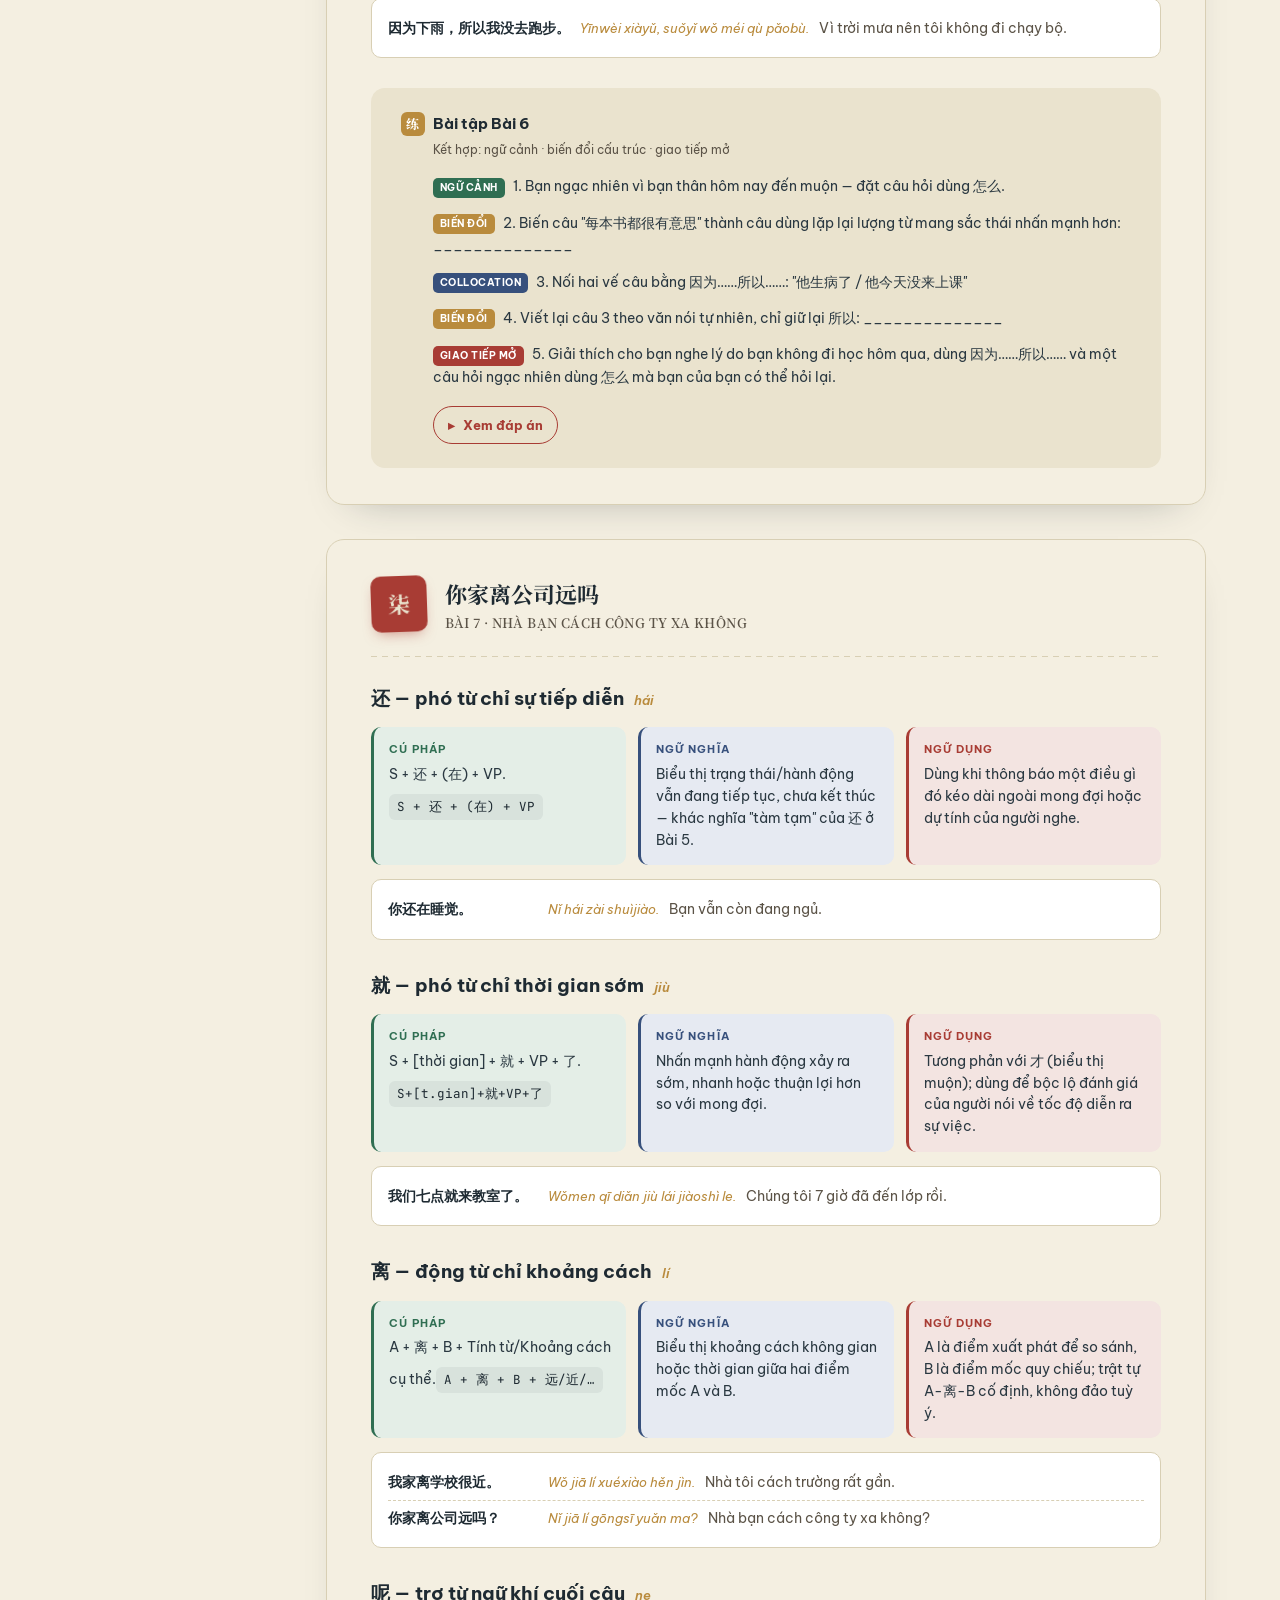
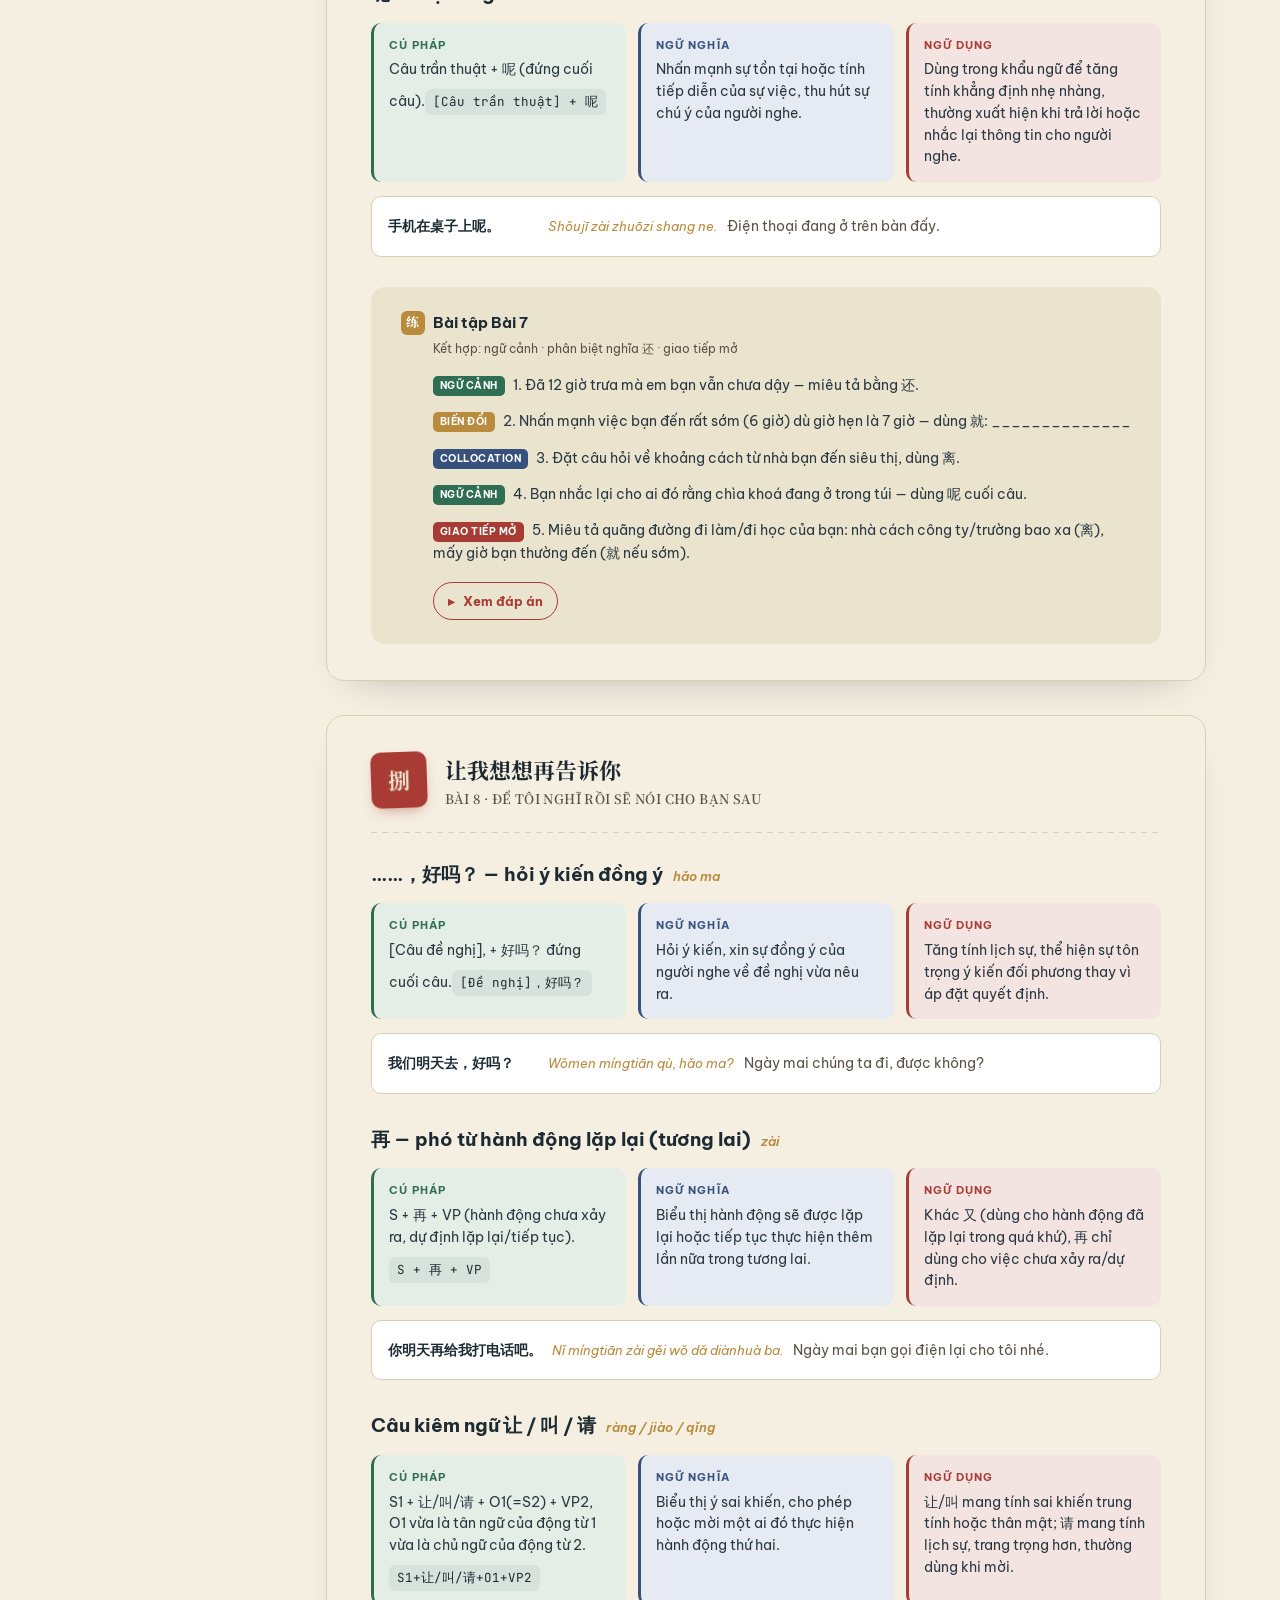
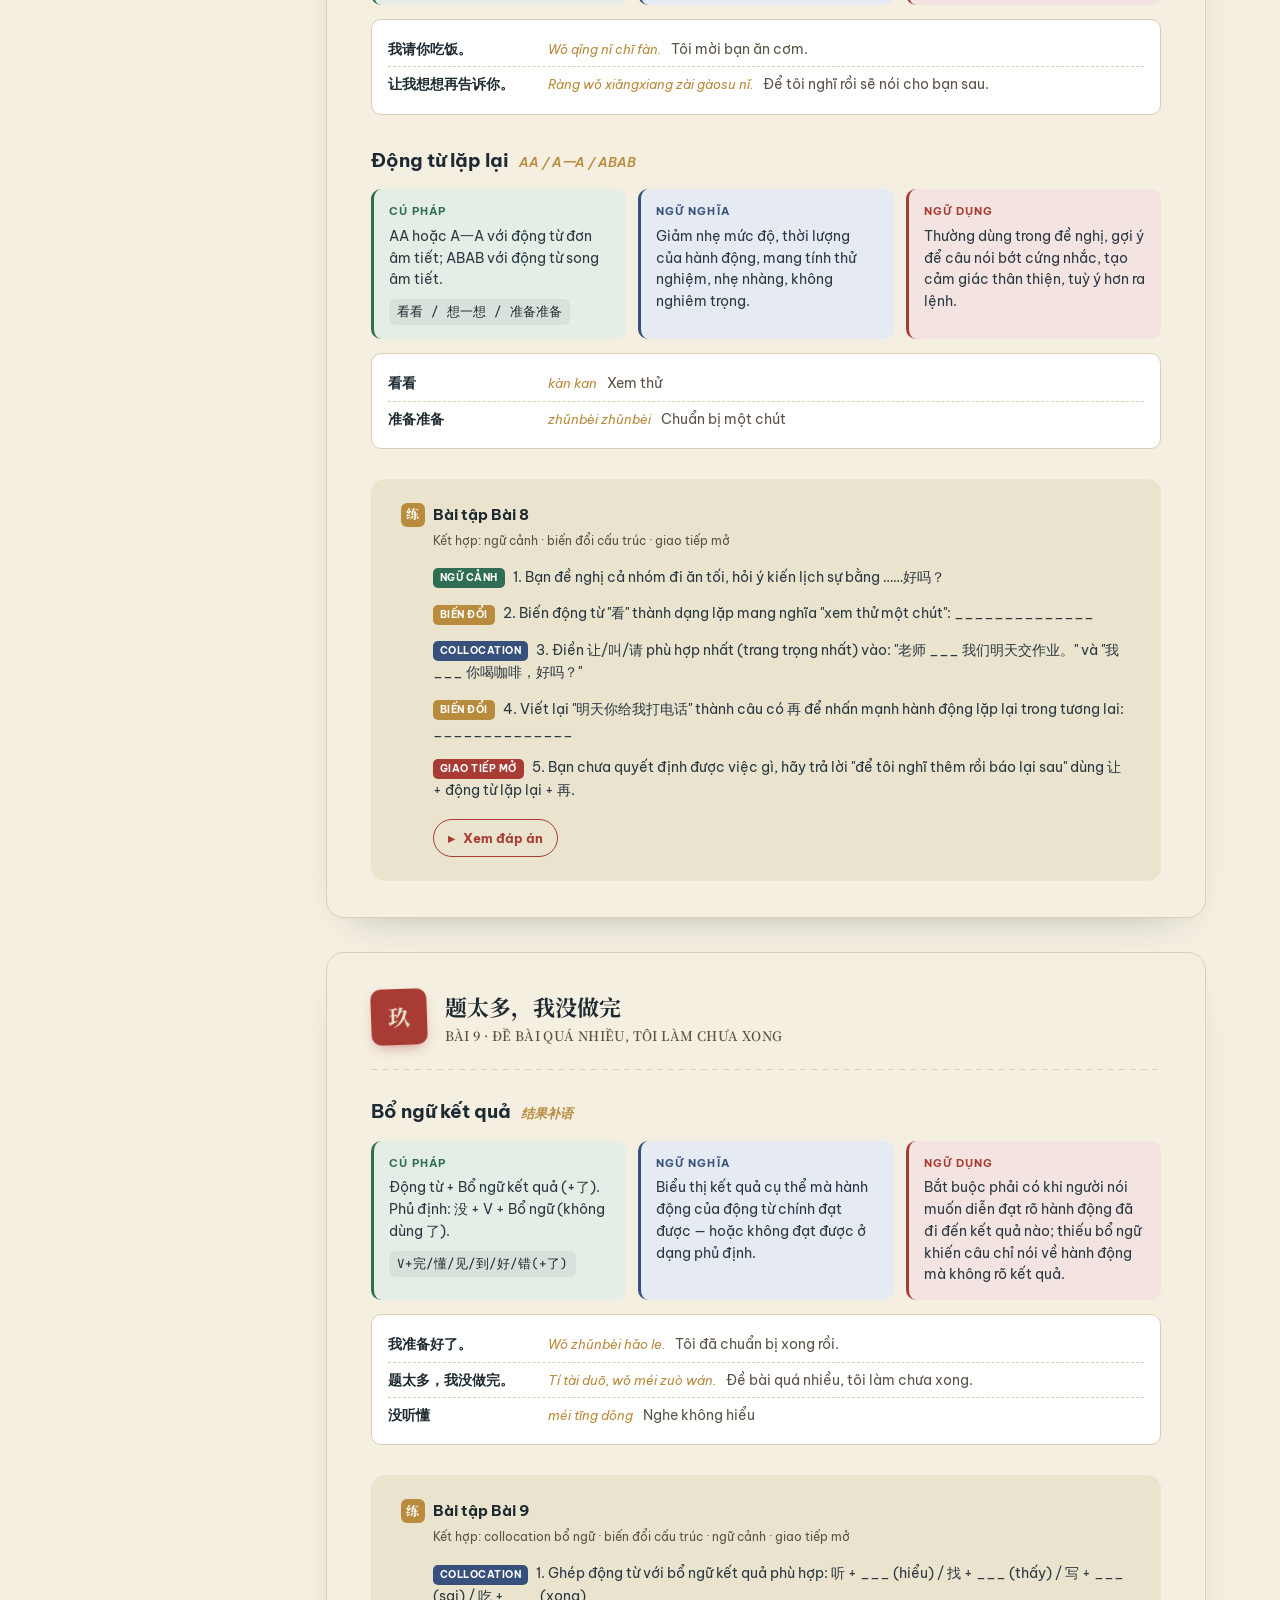
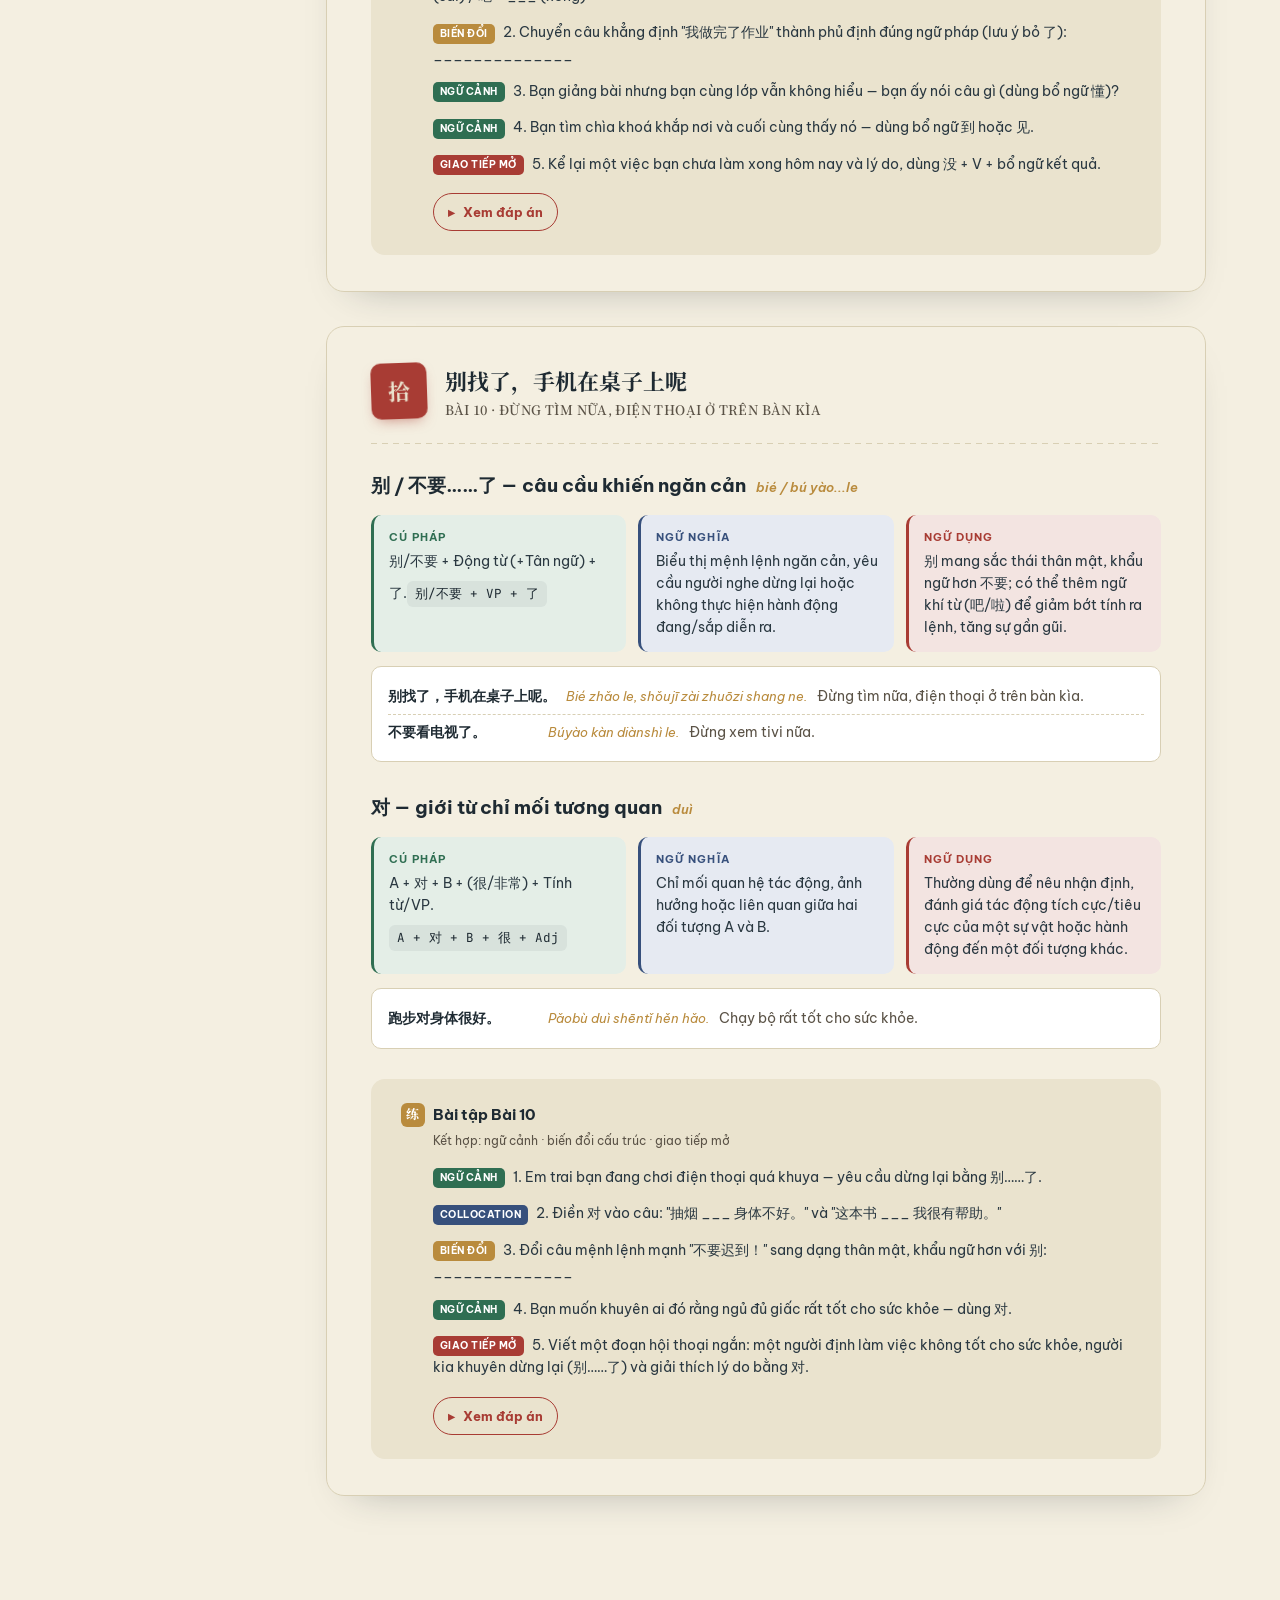
<file: hsk2-grammar.html>
<!DOCTYPE html>
<html lang="vi">
<head>
<meta charset="UTF-8">
<meta name="viewport" content="width=device-width, initial-scale=1.0">
<title>十课语法 · Ngữ pháp HSK2 qua 10 bài</title>
<link rel="preconnect" href="https://fonts.googleapis.com">
<link href="https://fonts.googleapis.com/css2?family=Noto+Serif+SC:wght@400;600;700;900&family=Be+Vietnam+Pro:wght@400;500;600;700;800&family=JetBrains+Mono:wght@400;500;600&display=swap" rel="stylesheet">
<style>
:root{
  --paper:#F4EFE1;
  --paper-dim:#EAE3CE;
  --ink:#1E2A32;
  --ink-soft:#2A3841;
  --jade:#2F6E52;
  --jade-soft:#E4EEE7;
  --indigo:#37507C;
  --indigo-soft:#E6EAF2;
  --seal:#A83C34;
  --seal-soft:#F3E4E1;
  --gold:#B98B3D;
  --text:#2A2621;
  --text-dim:#5B5347;
  --line:#D8CFB4;
}
*{box-sizing:border-box;}
html{scroll-behavior:smooth;}
body{
  margin:0;
  background:var(--paper);
  color:var(--text);
  font-family:'Be Vietnam Pro',sans-serif;
  font-size:16px;
  line-height:1.6;
}
.hanzi, h1,h2,h3, .seal-badge, .lesson-title{font-family:'Noto Serif SC',serif;}
.formula{font-family:'JetBrains Mono',monospace;}

/* texture */
body::before{
  content:"";
  position:fixed; inset:0;
  background-image:
    radial-gradient(circle at 20% 10%, rgba(184,139,61,0.05), transparent 40%),
    radial-gradient(circle at 80% 90%, rgba(47,110,82,0.06), transparent 45%);
  pointer-events:none; z-index:0;
}

/* ===== HERO ===== */
.hero{
  position:relative;
  background:linear-gradient(180deg,var(--ink) 0%, #24333D 100%);
  color:var(--paper);
  padding:72px 24px 96px;
  overflow:hidden;
}
.hero::after{
  content:"";
  position:absolute; right:-60px; top:-60px;
  width:340px; height:340px; border-radius:50%;
  border:2px solid rgba(244,239,225,0.08);
}
.hero::before{
  content:"";
  position:absolute; left:-40px; bottom:-90px;
  width:260px; height:260px; border-radius:50%;
  border:2px solid rgba(244,239,225,0.06);
}
.hero-inner{max-width:920px; margin:0 auto; position:relative; z-index:1;}
.hero-eyebrow{
  display:inline-flex; align-items:center; gap:10px;
  font-size:13px; letter-spacing:.14em; text-transform:uppercase;
  color:var(--gold); font-weight:600; margin-bottom:22px;
}
.hero-eyebrow .stroke{width:28px; height:1px; background:var(--gold);}
.hero h1{
  font-size:clamp(34px,5.4vw,56px);
  line-height:1.15; margin:0 0 18px; font-weight:900;
}
.hero h1 .cn{color:var(--gold); display:block; font-size:0.62em; letter-spacing:.06em; margin-bottom:6px; font-weight:700;}
.hero p.lead{
  font-size:17px; color:#CBD3D6; max-width:560px; margin:0 0 30px;
}
.hero-stats{display:flex; gap:36px; flex-wrap:wrap;}
.hero-stat b{display:block; font-size:26px; font-family:'Noto Serif SC',serif; color:var(--paper);}
.hero-stat span{font-size:12.5px; color:#9DAAB0; letter-spacing:.04em;}

/* ===== LAYOUT ===== */
.layout{
  max-width:1180px; margin:-52px auto 0; padding:0 24px 100px;
  position:relative; z-index:2;
  display:grid; grid-template-columns:220px 1fr; gap:32px;
}
@media (max-width:860px){ .layout{grid-template-columns:1fr;} .toc{position:static !important;} }

.toc{
  position:sticky; top:24px; align-self:start;
  background:var(--paper); border:1px solid var(--line);
  border-radius:14px; padding:18px 14px;
  box-shadow:0 12px 30px -18px rgba(30,42,50,0.35);
}
.toc-title{font-size:11px; text-transform:uppercase; letter-spacing:.12em; color:var(--text-dim); font-weight:700; margin:0 0 12px 6px;}
.toc a{
  display:flex; align-items:center; gap:10px;
  padding:7px 8px; border-radius:8px; text-decoration:none;
  color:var(--text); font-size:13.5px; font-weight:500;
}
.toc a:hover{background:var(--paper-dim);}
.toc .num{
  width:22px; height:22px; border-radius:50%; flex:none;
  background:var(--seal); color:var(--paper);
  display:flex; align-items:center; justify-content:center;
  font-size:11px; font-weight:700; font-family:'Noto Serif SC',serif;
}

/* ===== LESSON CARD ===== */
.lesson{
  background:var(--paper); border:1px solid var(--line); border-radius:18px;
  padding:36px clamp(20px,3.4vw,44px); margin-bottom:34px;
  box-shadow:0 18px 40px -28px rgba(30,42,50,0.4);
  scroll-margin-top:20px;
}
.lesson-head{display:flex; align-items:flex-start; gap:18px; margin-bottom:8px;}
.seal-badge{
  flex:none; width:56px; height:56px; border-radius:10px;
  background:var(--seal); color:var(--paper-dim);
  display:flex; align-items:center; justify-content:center;
  font-size:22px; font-weight:700; letter-spacing:1px;
  box-shadow:0 6px 14px -6px rgba(168,60,52,0.6);
  transform:rotate(-2deg);
}
.lesson-title .cn{display:block; font-size:22px; font-weight:700; color:var(--ink); margin-bottom:2px;}
.lesson-title .vi{display:block; font-size:13px; color:var(--text-dim); font-weight:600; letter-spacing:.03em; text-transform:uppercase;}
.lesson-divider{
  height:1px; margin:22px 0 26px; border:none;
  background:repeating-linear-gradient(90deg, var(--line) 0 6px, transparent 6px 11px);
}

/* ===== GRAMMAR POINT ===== */
.point{margin-bottom:30px;}
.point:last-of-type{margin-bottom:0;}
.point-head{display:flex; align-items:baseline; gap:10px; flex-wrap:wrap; margin-bottom:14px;}
.point-head .pt-cn{font-size:19px; font-weight:700; color:var(--ink);}
.point-head .pt-pin{font-size:13px; color:var(--gold); font-style:italic; font-weight:600;}

.dims{display:grid; grid-template-columns:repeat(3,1fr); gap:12px; margin-bottom:14px;}
@media (max-width:720px){ .dims{grid-template-columns:1fr;} }
.dim{border-radius:10px; padding:14px 15px;}
.dim.syn{background:var(--jade-soft); border-left:3px solid var(--jade);}
.dim.sem{background:var(--indigo-soft); border-left:3px solid var(--indigo);}
.dim.prag{background:var(--seal-soft); border-left:3px solid var(--seal);}
.dim-label{font-size:10.5px; text-transform:uppercase; letter-spacing:.1em; font-weight:700; margin-bottom:6px;}
.dim.syn .dim-label{color:var(--jade);}
.dim.sem .dim-label{color:var(--indigo);}
.dim.prag .dim-label{color:var(--seal);}
.dim p{margin:0; font-size:13.6px; color:var(--ink-soft);}
.formula-box{
  display:inline-block; margin-top:8px; padding:3px 8px; border-radius:6px;
  background:rgba(30,42,50,0.06); font-size:12.5px; color:var(--ink);
}

.examples{background:#fff; border:1px solid var(--line); border-radius:10px; padding:12px 16px;}
.ex-line{display:flex; gap:10px; padding:6px 0; font-size:14px; align-items:baseline; flex-wrap:wrap;}
.ex-line:not(:last-child){border-bottom:1px dashed var(--line);}
.ex-cn{font-weight:700; color:var(--ink); min-width:150px;}
.ex-pin{color:var(--gold); font-style:italic; font-size:12.5px;}
.ex-vi{color:var(--text-dim);}

/* ===== EXERCISES ===== */
.exercises{
  margin-top:8px; background:var(--paper-dim); border-radius:14px;
  padding:24px clamp(16px,3vw,30px);
}
.exercises h4{
  margin:0 0 4px; font-size:15px; color:var(--ink);
  display:flex; align-items:center; gap:8px;
}
.exercises h4::before{content:"练"; font-family:'Noto Serif SC',serif; background:var(--gold); color:#fff; width:24px; height:24px; border-radius:6px; display:flex; align-items:center; justify-content:center; font-size:13px;}
.ex-sub{font-size:12px; color:var(--text-dim); margin:0 0 16px 32px;}
.ex-item{margin:0 0 14px 32px; font-size:14px;}
.ex-item .tag{
  display:inline-block; font-size:10px; font-weight:700; text-transform:uppercase;
  letter-spacing:.05em; color:#fff; background:var(--indigo);
  padding:2px 7px; border-radius:5px; margin-right:8px; vertical-align:middle;
}
.ex-item .tag.ctx{background:var(--jade);}
.ex-item .tag.col{background:var(--indigo);}
.ex-item .tag.trans{background:var(--gold);}
.ex-item .tag.open{background:var(--seal);}
.ex-item .q{color:var(--ink-soft);}

details.answers{margin:18px 0 0 32px;}
details.answers summary{
  cursor:pointer; list-style:none; display:inline-flex; align-items:center; gap:8px;
  font-size:12.5px; font-weight:700; color:var(--seal); padding:8px 14px;
  border:1.5px solid var(--seal); border-radius:20px; width:fit-content;
  transition:background .15s ease;
}
details.answers summary::-webkit-details-marker{display:none;}
details.answers summary:hover{background:var(--seal-soft);}
details.answers summary::before{content:"▸"; transition:transform .15s ease;}
details.answers[open] summary::before{transform:rotate(90deg);}
details.answers[open] summary{background:var(--seal); color:#fff;}
.ans-list{margin-top:12px; padding:14px 18px; background:#fff; border:1px dashed var(--seal); border-radius:10px;}
.ans-list p{margin:0 0 8px; font-size:13.6px; color:var(--ink-soft);}
.ans-list p:last-child{margin-bottom:0;}
.ans-list b{color:var(--jade);}

footer{text-align:center; padding:40px 24px 60px; color:var(--text-dim); font-size:12.5px;}
footer .cn{font-family:'Noto Serif SC',serif; color:var(--ink); font-size:16px; display:block; margin-bottom:6px;}
</style>
</head>
<body>

<div class="hero">
  <div class="hero-inner">
    <div class="hero-eyebrow"><span class="stroke"></span>HSK 2 · Sơ cấp trung</div>
    <h1><span class="cn">语法十课 · 从句到用</span>十课语法：Cú pháp – Ngữ nghĩa – Ngữ dụng</h1>
    <p class="lead">Phân tích 27 điểm ngữ pháp trọng tâm trải dài 10 bài học HSK2, mỗi điểm được soi chiếu qua ba bình diện — cấu trúc câu, tầng nghĩa, và cách dùng trong giao tiếp thực tế — kèm bộ bài tập đa dạng có đáp án.</p>
    <div class="hero-stats">
      <div class="hero-stat"><b>10</b><span>BÀI HỌC</span></div>
      <div class="hero-stat"><b>27</b><span>ĐIỂM NGỮ PHÁP</span></div>
      <div class="hero-stat"><b>3</b><span>BÌNH DIỆN PHÂN TÍCH</span></div>
      <div class="hero-stat"><b>60+</b><span>BÀI TẬP CÓ ĐÁP ÁN</span></div>
    </div>
  </div>
</div>

<div class="layout">
  <nav class="toc" aria-label="Mục lục">
    <p class="toc-title">Mục lục</p>
    <a href="#bai1"><span class="num">1</span> 九月去北京旅游最好</a>
    <a href="#bai2"><span class="num">2</span> 我每天六点起床</a>
    <a href="#bai3"><span class="num">3</span> 左边那个红色的是我的</a>
    <a href="#bai4"><span class="num">4</span> 这工作是他帮我介绍的</a>
    <a href="#bai5"><span class="num">5</span> 就买这件吧</a>
    <a href="#bai6"><span class="num">6</span> 你怎么不吃了</a>
    <a href="#bai7"><span class="num">7</span> 你家离公司远吗</a>
    <a href="#bai8"><span class="num">8</span> 让我想想再告诉你</a>
    <a href="#bai9"><span class="num">9</span> 题太多，我没做完</a>
    <a href="#bai10"><span class="num">10</span> 别找了，手机在桌子上呢</a>
  </nav>

  <main>

  <!-- ================= BÀI 1 ================= -->
  <section class="lesson" id="bai1">
    <div class="lesson-head">
      <div class="seal-badge">壹</div>
      <div class="lesson-title">
        <span class="cn">九月去北京旅游最好</span>
        <span class="vi">Bài 1 · Đi Bắc Kinh du lịch vào tháng 9 là tốt nhất</span>
      </div>
    </div>
    <hr class="lesson-divider">

    <!-- point 1.1 -->
    <div class="point">
      <div class="point-head"><span class="pt-cn">要 — trợ động từ nguyện vọng</span><span class="pt-pin">yào</span></div>
      <div class="dims">
        <div class="dim syn"><div class="dim-label">Cú pháp</div><p>Chủ ngữ + 要 + Động từ (+Tân ngữ). Phủ định nguyện vọng dùng <b>不想</b>, không dùng 不要 (vì 不要 mang nghĩa cấm đoán).<span class="formula-box formula">S + 要 + V(+O)</span></p></div>
        <div class="dim sem"><div class="dim-label">Ngữ nghĩa</div><p>Biểu thị ý muốn, nguyện vọng chủ quan của người nói về việc thực hiện một hành động trong tương lai gần.</p></div>
        <div class="dim prag"><div class="dim-label">Ngữ dụng</div><p>Dùng để bày tỏ dự định, kế hoạch trong hội thoại hằng ngày; khi hỏi ý kiến dùng dạng "要不要+ V?" để giữ lịch sự, trung lập.</p></div>
      </div>
      <div class="examples">
        <div class="ex-line"><span class="ex-cn">我要吃米饭。</span><span class="ex-pin">Wǒ yào chī mǐfàn.</span><span class="ex-vi">Tôi muốn ăn cơm.</span></div>
        <div class="ex-line"><span class="ex-cn">他不想去。</span><span class="ex-pin">Tā bù xiǎng qù.</span><span class="ex-vi">Anh ấy không muốn đi.</span></div>
      </div>
    </div>

    <!-- point 1.2 -->
    <div class="point">
      <div class="point-head"><span class="pt-cn">最 — phó từ chỉ mức độ cao nhất</span><span class="pt-pin">zuì</span></div>
      <div class="dims">
        <div class="dim syn"><div class="dim-label">Cú pháp</div><p>最 đứng trực tiếp trước tính từ hoặc động từ tâm lý (喜欢, 爱, 讨厌...).<span class="formula-box formula">最 + Adj / V(tâm lý)</span></p></div>
        <div class="dim sem"><div class="dim-label">Ngữ nghĩa</div><p>Biểu thị vị trí hàng đầu, mức độ so sánh tuyệt đối trong một phạm vi so sánh ngầm định.</p></div>
        <div class="dim prag"><div class="dim-label">Ngữ dụng</div><p>Dùng khi khẳng định, nhấn mạnh sở thích hoặc đánh giá cao nhất so với các lựa chọn khác mà cả hai bên hội thoại cùng hiểu ngầm.</p></div>
      </div>
      <div class="examples">
        <div class="ex-line"><span class="ex-cn">我最喜欢吃米饭。</span><span class="ex-pin">Wǒ zuì xǐhuan chī mǐfàn.</span><span class="ex-vi">Tôi thích ăn cơm nhất.</span></div>
        <div class="ex-line"><span class="ex-cn">九月去北京旅游最好。</span><span class="ex-pin">Jiǔyuè qù Běijīng lǚyóu zuì hǎo.</span><span class="ex-vi">Đi Bắc Kinh du lịch vào tháng 9 là tốt nhất.</span></div>
      </div>
    </div>

    <!-- point 1.3 -->
    <div class="point">
      <div class="point-head"><span class="pt-cn">几 / 多 — số ước lượng</span><span class="pt-pin">jǐ / duō</span></div>
      <div class="dims">
        <div class="dim syn"><div class="dim-label">Cú pháp</div><p>几 + Lượng từ + N (số &lt;10). Số&lt;10: Số từ+Lượng từ+多+N. Số chục&gt;10: Số chục+多+Lượng từ+N.<span class="formula-box formula">三个多星期 / 十多个月</span></p></div>
        <div class="dim sem"><div class="dim-label">Ngữ nghĩa</div><p>Biểu thị số lượng không chính xác, mang tính ước lượng, phỏng đoán quanh một con số.</p></div>
        <div class="dim prag"><div class="dim-label">Ngữ dụng</div><p>几 thường dùng để hỏi số lượng còn chưa biết (dưới 10); 多 dùng khi đã biết khoảng số lượng nhưng muốn diễn đạt "hơn, trên".</p></div>
      </div>
      <div class="examples">
        <div class="ex-line"><span class="ex-cn">几本书？</span><span class="ex-pin">jǐ běn shū?</span><span class="ex-vi">Mấy quyển sách?</span></div>
        <div class="ex-line"><span class="ex-cn">三个多星期</span><span class="ex-pin">sān gè duō xīngqī</span><span class="ex-vi">Hơn 3 tuần</span></div>
        <div class="ex-line"><span class="ex-cn">十多个月</span><span class="ex-pin">shí duō gè yuè</span><span class="ex-vi">Hơn 10 tháng</span></div>
      </div>
    </div>

    <div class="exercises">
      <h4>Bài tập Bài 1</h4>
      <p class="ex-sub">Kết hợp: điền theo ngữ cảnh · biến đổi cấu trúc · giao tiếp mở</p>
      <div class="ex-item"><span class="tag ctx">Ngữ cảnh</span><span class="q">1. A: 你周末＿＿＿去看电影吗？ B: 不，我＿＿＿在家休息。 (điền 要 hoặc 不想)</span></div>
      <div class="ex-item"><span class="tag col">Collocation</span><span class="q">2. Ghép 最 với động từ tâm lý phù hợp để tạo câu đúng: 我 ___ 喜欢 / 最 喜欢 ___ 米饭 → sắp xếp: 我、最、喜欢、吃、米饭。</span></div>
      <div class="ex-item"><span class="tag trans">Biến đổi</span><span class="q">3. Biến câu sau thành câu hỏi ước lượng dùng 几 hoặc 多: "他有八本书。" → ______________？</span></div>
      <div class="ex-item"><span class="tag trans">Biến đổi</span><span class="q">4. Viết lại "hơn 20 tháng" bằng cấu trúc 多 đúng quy tắc số chục &gt;10: ______________</span></div>
      <div class="ex-item"><span class="tag open">Giao tiếp mở</span><span class="q">5. Hỏi và trả lời với bạn cùng lớp: "你最喜欢什么时候去旅游？为什么？" (dùng cả 要 và 最 trong câu trả lời)</span></div>
      <details class="answers"><summary>Xem đáp án</summary>
        <div class="ans-list">
          <p><b>1.</b> A: 你周末 <b>要</b> 去看电影吗？ B: 不，我 <b>不想</b> 去，我要在家休息。</p>
          <p><b>2.</b> 我最喜欢吃米饭。</p>
          <p><b>3.</b> 他有几本书？ (vì số lượng &lt;10 và người hỏi chưa biết chính xác nên dùng 几)</p>
          <p><b>4.</b> 二十多个月 (Số chục &gt;10 → Số + 多 + Lượng từ + Danh từ)</p>
          <p><b>5.</b> Gợi ý mẫu: 我最喜欢秋天去旅游，因为天气不冷不热。我要去北京，那儿的风景最美。 (đáp án mở, chấp nhận nhiều câu trả lời hợp lý miễn dùng đúng 要 và 最)</p>
        </div>
      </details>
    </div>
  </section>

  <!-- ================= BÀI 2 ================= -->
  <section class="lesson" id="bai2">
    <div class="lesson-head">
      <div class="seal-badge">贰</div>
      <div class="lesson-title">
        <span class="cn">我每天六点起床</span>
        <span class="vi">Bài 2 · Tôi thức dậy lúc 6 giờ mỗi ngày</span>
      </div>
    </div>
    <hr class="lesson-divider">

    <div class="point">
      <div class="point-head"><span class="pt-cn">是不是 — câu hỏi xác nhận</span><span class="pt-pin">shì bú shì</span></div>
      <div class="dims">
        <div class="dim syn"><div class="dim-label">Cú pháp</div><p>是不是 có thể đứng đầu câu, giữa câu (trước vị ngữ) hoặc cuối câu.<span class="formula-box formula">S + 是不是 + VP？ / VP，是不是？</span></p></div>
        <div class="dim sem"><div class="dim-label">Ngữ nghĩa</div><p>Xác nhận lại một phán đoán, suy luận đã có sẵn trong đầu người hỏi; mong đợi câu trả lời đồng ý/phủ nhận.</p></div>
        <div class="dim prag"><div class="dim-label">Ngữ dụng</div><p>Thể hiện thái độ "tôi đoán là vậy", giúp câu hỏi lịch sự, mềm mỏng hơn câu hỏi trực tiếp; phổ biến trong hội thoại thân mật.</p></div>
      </div>
      <div class="examples">
        <div class="ex-line"><span class="ex-cn">你是不是很少生病？</span><span class="ex-pin">Nǐ shì bú shì hěn shǎo shēngbìng?</span><span class="ex-vi">Bạn ít khi bị ốm phải không?</span></div>
        <div class="ex-line"><span class="ex-cn">你是不是喜欢运动？</span><span class="ex-pin">Nǐ shì bú shì xǐhuan yùndòng?</span><span class="ex-vi">Có phải bạn thích vận động không?</span></div>
      </div>
    </div>

    <div class="point">
      <div class="point-head"><span class="pt-cn">每 — đại từ chỉ từng cá thể</span><span class="pt-pin">měi</span></div>
      <div class="dims">
        <div class="dim syn"><div class="dim-label">Cú pháp</div><p>每 + Lượng từ (+都) + Danh từ / cụm động từ.<span class="formula-box formula">每 + Lg.từ + N (+都+VP)</span></p></div>
        <div class="dim sem"><div class="dim-label">Ngữ nghĩa</div><p>Chỉ từng cá thể không sót trong một tổng thể, mang tính khái quát toàn bộ.</p></div>
        <div class="dim prag"><div class="dim-label">Ngữ dụng</div><p>Thường đi kèm 都 để nhấn mạnh tính bao quát; dùng phổ biến khi mô tả thói quen, quy luật lặp lại hằng ngày.</p></div>
      </div>
      <div class="examples">
        <div class="ex-line"><span class="ex-cn">我每天六点起床。</span><span class="ex-pin">Wǒ měitiān liù diǎn qǐchuáng.</span><span class="ex-vi">Tôi thức dậy lúc 6 giờ mỗi ngày.</span></div>
        <div class="ex-line"><span class="ex-cn">每个人都喜欢他。</span><span class="ex-pin">Měi gè rén dōu xǐhuan tā.</span><span class="ex-vi">Mọi người đều thích anh ấy.</span></div>
      </div>
    </div>

    <div class="point">
      <div class="point-head"><span class="pt-cn">多 — đại từ nghi vấn hỏi mức độ</span><span class="pt-pin">duō</span></div>
      <div class="dims">
        <div class="dim syn"><div class="dim-label">Cú pháp</div><p>多 + Tính từ đơn âm tiết (大/高/重/远...) đứng ở vị trí hỏi mức độ.<span class="formula-box formula">多 + Adj (1 âm tiết) ?</span></p></div>
        <div class="dim sem"><div class="dim-label">Ngữ nghĩa</div><p>Hỏi về mức độ hoặc số lượng cụ thể của một thuộc tính mà người hỏi chưa biết.</p></div>
        <div class="dim prag"><div class="dim-label">Ngữ dụng</div><p>Dùng trong câu hỏi trung tính, lịch sự về tuổi, chiều cao, cân nặng, khoảng cách; câu trả lời luôn kèm số liệu cụ thể.</p></div>
      </div>
      <div class="examples">
        <div class="ex-line"><span class="ex-cn">你多大？</span><span class="ex-pin">Nǐ duō dà?</span><span class="ex-vi">Bạn bao nhiêu tuổi?</span></div>
        <div class="ex-line"><span class="ex-cn">这座山多高？</span><span class="ex-pin">Zhè zuò shān duō gāo?</span><span class="ex-vi">Ngọn núi này cao bao nhiêu?</span></div>
      </div>
    </div>

    <div class="exercises">
      <h4>Bài tập Bài 2</h4>
      <p class="ex-sub">Kết hợp: ngữ cảnh · collocation · giao tiếp mở</p>
      <div class="ex-item"><span class="tag ctx">Ngữ cảnh</span><span class="q">1. Điền 是不是 vào vị trí thích hợp: "你 ___ 每天都运动？" và đưa ra 1 vị trí khác cũng đúng ngữ pháp trong câu.</span></div>
      <div class="ex-item"><span class="tag col">Collocation</span><span class="q">2. Chọn từ ghép đúng: 每天 / 每个人 / 每次 — điền vào: "___ 都要吃早饭。" (nói về thói quen của tất cả mọi người)</span></div>
      <div class="ex-item"><span class="tag trans">Biến đổi</span><span class="q">3. Biến câu trần thuật "他很高" thành câu hỏi dùng 多: ______________？</span></div>
      <div class="ex-item"><span class="tag ctx">Ngữ cảnh</span><span class="q">4. Bạn nghi ngờ đồng nghiệp hôm nay không đi làm vì bị ốm — hãy đặt câu hỏi xác nhận dùng 是不是.</span></div>
      <div class="ex-item"><span class="tag open">Giao tiếp mở</span><span class="q">5. Phỏng vấn bạn cùng bàn: hỏi giờ thức dậy mỗi ngày (dùng 每) và tuổi của bạn ấy (dùng 多大).</span></div>
      <details class="answers"><summary>Xem đáp án</summary>
        <div class="ans-list">
          <p><b>1.</b> 你是不是每天都运动？ — vị trí khác: 你每天都运动，是不是？</p>
          <p><b>2.</b> 每个人都要吃早饭。</p>
          <p><b>3.</b> 他多高？</p>
          <p><b>4.</b> 你是不是生病了，所以今天没来上班？</p>
          <p><b>5.</b> Gợi ý mẫu: A: 你每天几点起床？ B: 我每天七点起床。 A: 你多大？ B: 我二十岁。 (đáp án mở)</p>
        </div>
      </details>
    </div>
  </section>

  <!-- ================= BÀI 3 ================= -->
  <section class="lesson" id="bai3">
    <div class="lesson-head">
      <div class="seal-badge">叁</div>
      <div class="lesson-title">
        <span class="cn">左边那个红色的是我的</span>
        <span class="vi">Bài 3 · Cái màu đỏ bên trái là của tôi</span>
      </div>
    </div>
    <hr class="lesson-divider">

    <div class="point">
      <div class="point-head"><span class="pt-cn">……的 — cụm danh hoá</span><span class="pt-pin">de</span></div>
      <div class="dims">
        <div class="dim syn"><div class="dim-label">Cú pháp</div><p>Đại từ / Tính từ / Động từ + 的, lược bỏ danh từ trung tâm đã được xác định trong ngữ cảnh.<span class="formula-box formula">[Đt/Tt/Vt] + 的</span></p></div>
        <div class="dim sem"><div class="dim-label">Ngữ nghĩa</div><p>Biến cụm từ thành một danh ngữ chỉ người/vật mang đặc điểm nêu ra, thay thế cho danh từ đã biết.</p></div>
        <div class="dim prag"><div class="dim-label">Ngữ dụng</div><p>Dùng khi cả hai bên hội thoại đã rõ danh từ trung tâm là gì, giúp câu ngắn gọn, tránh lặp từ, tự nhiên trong khẩu ngữ.</p></div>
      </div>
      <div class="examples">
        <div class="ex-line"><span class="ex-cn">这本书不是我的，是我哥哥的。</span><span class="ex-pin">Zhè běn shū bú shì wǒ de, shì wǒ gēge de.</span><span class="ex-vi">Cuốn sách này không phải của tôi, là của anh trai tôi.</span></div>
        <div class="ex-line"><span class="ex-cn">左边那个红色的是我的。</span><span class="ex-pin">Zuǒbiān nà ge hóngsè de shì wǒ de.</span><span class="ex-vi">Cái màu đỏ bên trái là của tôi.</span></div>
      </div>
    </div>

    <div class="point">
      <div class="point-head"><span class="pt-cn">一下 — động lượng ngắn</span><span class="pt-pin">yíxià</span></div>
      <div class="dims">
        <div class="dim syn"><div class="dim-label">Cú pháp</div><p>Động từ + 一下 (+ Tân ngữ).<span class="formula-box formula">V + 一下 (+O)</span></p></div>
        <div class="dim sem"><div class="dim-label">Ngữ nghĩa</div><p>Biểu thị hành động diễn ra trong thời gian ngắn, mang tính thử nghiệm hoặc nhẹ nhàng.</p></div>
        <div class="dim prag"><div class="dim-label">Ngữ dụng</div><p>Làm giảm nhẹ ngữ khí mệnh lệnh/đề nghị, khiến lời nói lịch sự, thân thiện hơn so với câu mệnh lệnh trơn.</p></div>
      </div>
      <div class="examples">
        <div class="ex-line"><span class="ex-cn">你休息一下吧。</span><span class="ex-pin">Nǐ xiūxi yíxià ba.</span><span class="ex-vi">Bạn nghỉ ngơi một chút đi.</span></div>
        <div class="ex-line"><span class="ex-cn">我看一下。</span><span class="ex-pin">Wǒ kàn yíxià.</span><span class="ex-vi">Để tôi xem thử một chút.</span></div>
      </div>
    </div>

    <div class="point">
      <div class="point-head"><span class="pt-cn">真 — phó từ ngữ khí cảm thán</span><span class="pt-pin">zhēn</span></div>
      <div class="dims">
        <div class="dim syn"><div class="dim-label">Cú pháp</div><p>真 + Tính từ, thường kết hợp với 啊/了 cuối câu để tăng cảm thán.<span class="formula-box formula">真 + Adj (+啊)</span></p></div>
        <div class="dim sem"><div class="dim-label">Ngữ nghĩa</div><p>Khẳng định tính xác thực của nhận định, đồng thời bộc lộ cảm xúc ngạc nhiên hoặc thán phục.</p></div>
        <div class="dim prag"><div class="dim-label">Ngữ dụng</div><p>Dùng trong câu cảm thán khi người nói thực sự cảm nhận mạnh mẽ về sự việc, mang sắc thái chủ quan, sinh động.</p></div>
      </div>
      <div class="examples">
        <div class="ex-line"><span class="ex-cn">今天天气真好！</span><span class="ex-pin">Jīntiān tiānqì zhēn hǎo!</span><span class="ex-vi">Thời tiết hôm nay thật đẹp!</span></div>
        <div class="ex-line"><span class="ex-cn">这件衣服真漂亮。</span><span class="ex-pin">Zhè jiàn yīfu zhēn piàoliang.</span><span class="ex-vi">Bộ quần áo này thật đẹp.</span></div>
      </div>
    </div>

    <div class="exercises">
      <h4>Bài tập Bài 3</h4>
      <p class="ex-sub">Kết hợp: ngữ cảnh · biến đổi cấu trúc · giao tiếp mở</p>
      <div class="ex-item"><span class="tag ctx">Ngữ cảnh</span><span class="q">1. Trong cửa hàng có hai chiếc áo, một xanh một đỏ. Bạn muốn nói "cái màu xanh là của tôi" — dùng cấu trúc ...的: ______________</span></div>
      <div class="ex-item"><span class="tag trans">Biến đổi</span><span class="q">2. Biến câu mệnh lệnh trực tiếp "你尝！" (bạn nếm đi!) thành câu đề nghị nhẹ nhàng hơn với 一下: ______________</span></div>
      <div class="ex-item"><span class="tag col">Collocation</span><span class="q">3. Chọn tính từ phù hợp ghép với 真 để khen một món ăn ngon: 真 ___ ！ (gợi ý 2 đáp án khác nhau)</span></div>
      <div class="ex-item"><span class="tag ctx">Ngữ cảnh</span><span class="q">4. Bạn nhờ đồng nghiệp xem giúp một tài liệu trong chốc lát — viết một câu lịch sự dùng 一下.</span></div>
      <div class="ex-item"><span class="tag open">Giao tiếp mở</span><span class="q">5. Miêu tả một đồ vật của bạn cho bạn cùng lớp, dùng cấu trúc "...的" để chỉ rõ vật nào là của bạn, kèm một câu cảm thán dùng 真.</span></div>
      <details class="answers"><summary>Xem đáp án</summary>
        <div class="ans-list">
          <p><b>1.</b> 蓝色的是我的。</p>
          <p><b>2.</b> 你尝一下吧！</p>
          <p><b>3.</b> 真好吃！ / 真香！ (đáp án mở, tính từ chỉ mùi vị)</p>
          <p><b>4.</b> 你帮我看一下这个文件，好吗？</p>
          <p><b>5.</b> Gợi ý mẫu: 这个红色的书包是我的，真好看！ (đáp án mở)</p>
        </div>
      </details>
    </div>
  </section>

  <!-- ================= BÀI 4 ================= -->
  <section class="lesson" id="bai4">
    <div class="lesson-head">
      <div class="seal-badge">肆</div>
      <div class="lesson-title">
        <span class="cn">这个工作是他帮我介绍的</span>
        <span class="vi">Bài 4 · Công việc này là do anh ấy giới thiệu giúp tôi</span>
      </div>
    </div>
    <hr class="lesson-divider">

    <div class="point">
      <div class="point-head"><span class="pt-cn">是……的 — cấu trúc nhấn mạnh</span><span class="pt-pin">shì...de</span></div>
      <div class="dims">
        <div class="dim syn"><div class="dim-label">Cú pháp</div><p>是 đứng trước thành phần cần nhấn mạnh (thời gian/địa điểm/phương thức/chủ thể), 的 đứng cuối câu.<span class="formula-box formula">S + 是 + [thành phần nhấn mạnh] + V(+O) + 的</span></p></div>
        <div class="dim sem"><div class="dim-label">Ngữ nghĩa</div><p>Nhấn mạnh một chi tiết cụ thể (ai làm, khi nào, ở đâu, bằng cách nào) của một sự việc đã xảy ra và hoàn tất trong quá khứ.</p></div>
        <div class="dim prag"><div class="dim-label">Ngữ dụng</div><p>Dùng khi cả hai bên đã biết sự việc xảy ra, chỉ cần làm rõ thêm chi tiết; 是 có thể lược bỏ ở câu khẳng định nhưng bắt buộc giữ lại ở câu phủ định (不是…的).</p></div>
      </div>
      <div class="examples">
        <div class="ex-line"><span class="ex-cn">这本书是我买的。</span><span class="ex-pin">Zhè běn shū shì wǒ mǎi de.</span><span class="ex-vi">Cuốn sách này là do tôi mua.</span></div>
        <div class="ex-line"><span class="ex-cn">这个工作是他帮我介绍的。</span><span class="ex-pin">Zhège gōngzuò shì tā bāng wǒ jièshào de.</span><span class="ex-vi">Công việc này là do anh ấy giới thiệu giúp tôi.</span></div>
      </div>
    </div>

    <div class="point">
      <div class="point-head"><span class="pt-cn">……的时候 — thời điểm song hành</span><span class="pt-pin">de shíhou</span></div>
      <div class="dims">
        <div class="dim syn"><div class="dim-label">Cú pháp</div><p>Mệnh đề 1 + 的时候, + Mệnh đề 2 (thường có 在 + V).<span class="formula-box formula">[MĐ1]的时候，[MĐ2]</span></p></div>
        <div class="dim sem"><div class="dim-label">Ngữ nghĩa</div><p>Chỉ thời điểm hoặc khoảng thời gian mà một hành động khác đang xảy ra đồng thời.</p></div>
        <div class="dim prag"><div class="dim-label">Ngữ dụng</div><p>Liên kết hai sự việc song song trong tường thuật, kể chuyện; mệnh đề sau thường nhấn mạnh tính "đang diễn ra" bằng 在.</p></div>
      </div>
      <div class="examples">
        <div class="ex-line"><span class="ex-cn">我睡觉的时候，妈妈在做饭。</span><span class="ex-pin">Wǒ shuìjiào de shíhou, māma zài zuò fàn.</span><span class="ex-vi">Lúc tôi ngủ, mẹ đang nấu cơm.</span></div>
      </div>
    </div>

    <div class="point">
      <div class="point-head"><span class="pt-cn">已经 — phó từ chỉ hoàn thành</span><span class="pt-pin">yǐjīng</span></div>
      <div class="dims">
        <div class="dim syn"><div class="dim-label">Cú pháp</div><p>S + 已经 + V(+O) + 了.<span class="formula-box formula">S + 已经 + VP + 了</span></p></div>
        <div class="dim sem"><div class="dim-label">Ngữ nghĩa</div><p>Biểu thị hành động/trạng thái đã hoàn thành hoặc đã đạt đến một mức độ nhất định tính đến thời điểm nói.</p></div>
        <div class="dim prag"><div class="dim-label">Ngữ dụng</div><p>Thường phối hợp với 了 cuối câu để xác nhận sự hoàn tất; hay dùng khi thông báo tin tức, cập nhật tình trạng cho người nghe.</p></div>
      </div>
      <div class="examples">
        <div class="ex-line"><span class="ex-cn">王老师已经回家了。</span><span class="ex-pin">Wáng lǎoshī yǐjīng huí jiā le.</span><span class="ex-vi">Thầy Vương đã về nhà rồi.</span></div>
      </div>
    </div>

    <div class="exercises">
      <h4>Bài tập Bài 4</h4>
      <p class="ex-sub">Kết hợp: biến đổi cấu trúc · ngữ cảnh · giao tiếp mở</p>
      <div class="ex-item"><span class="tag trans">Biến đổi</span><span class="q">1. Nhấn mạnh phần gạch chân bằng cấu trúc 是……的: "他 <u>昨天</u> 来的北京。" → sắp xếp lại đúng vị trí 是 và 的.</span></div>
      <div class="ex-item"><span class="tag ctx">Ngữ cảnh</span><span class="q">2. Kể lại: khi bạn đang học bài thì em trai đang xem tivi — dùng ……的时候.</span></div>
      <div class="ex-item"><span class="tag trans">Biến đổi</span><span class="q">3. Chuyển câu phủ định: "这本书是我买的。" → phủ định đúng (giữ 是): ______________</span></div>
      <div class="ex-item"><span class="tag col">Collocation</span><span class="q">4. Điền 已经…了 vào câu: "他 ___ 吃 ___ 饭。" (anh ấy đã ăn cơm rồi)</span></div>
      <div class="ex-item"><span class="tag open">Giao tiếp mở</span><span class="q">5. Kể cho bạn nghe công việc/món đồ nào đó của bạn — ai làm, khi nào, bằng cách nào — dùng đủ 是……的, ……的时候 và 已经.</span></div>
      <details class="answers"><summary>Xem đáp án</summary>
        <div class="ans-list">
          <p><b>1.</b> 他是昨天来北京的。</p>
          <p><b>2.</b> 我学习的时候，弟弟在看电视。</p>
          <p><b>3.</b> 这本书不是我买的。</p>
          <p><b>4.</b> 他已经吃了饭。 / 他已经吃饭了。</p>
          <p><b>5.</b> Gợi ý mẫu: 这个手机是我爸爸去年买的。他买的时候，我还在上学。现在我已经用了一年了。 (đáp án mở)</p>
        </div>
      </details>
    </div>
  </section>

  <!-- ================= BÀI 5 ================= -->
  <section class="lesson" id="bai5">
    <div class="lesson-head">
      <div class="seal-badge">伍</div>
      <div class="lesson-title">
        <span class="cn">就买这件吧</span>
        <span class="vi">Bài 5 · Thì mua cái này đi</span>
      </div>
    </div>
    <hr class="lesson-divider">

    <div class="point">
      <div class="point-head"><span class="pt-cn">就 — phó từ đưa ra kết luận</span><span class="pt-pin">jiù</span></div>
      <div class="dims">
        <div class="dim syn"><div class="dim-label">Cú pháp</div><p>(Tình huống nêu trước), + S + 就 + VP (+吧).<span class="formula-box formula">[Điều kiện]，S+就+VP+吧</span></p></div>
        <div class="dim sem"><div class="dim-label">Ngữ nghĩa</div><p>Đưa ra kết luận, quyết định hoặc giải pháp được suy ra một cách logic từ tình huống vừa nêu.</p></div>
        <div class="dim prag"><div class="dim-label">Ngữ dụng</div><p>Dùng khi đưa ra lời khuyên hoặc quyết định dứt khoát; kết hợp 吧 giúp lời nói bớt áp đặt, gần gũi hơn.</p></div>
      </div>
      <div class="examples">
        <div class="ex-line"><span class="ex-cn">你不想去，就在家休息吧。</span><span class="ex-pin">Nǐ bù xiǎng qù, jiù zài jiā xiūxi ba.</span><span class="ex-vi">Bạn không muốn đi thì ở nhà nghỉ ngơi đi.</span></div>
        <div class="ex-line"><span class="ex-cn">就买这件吧。</span><span class="ex-pin">Jiù mǎi zhè jiàn ba.</span><span class="ex-vi">Thì mua cái này đi.</span></div>
      </div>
    </div>

    <div class="point">
      <div class="point-head"><span class="pt-cn">还 — phó từ ngữ khí "tàm tạm"</span><span class="pt-pin">hái</span></div>
      <div class="dims">
        <div class="dim syn"><div class="dim-label">Cú pháp</div><p>还 + 可以/行/好, thường đứng cuối câu đánh giá.<span class="formula-box formula">S + 还 + 可以/行</span></p></div>
        <div class="dim sem"><div class="dim-label">Ngữ nghĩa</div><p>Biểu thị mức độ đạt yêu cầu tối thiểu — không xuất sắc nhưng chấp nhận được.</p></div>
        <div class="dim prag"><div class="dim-label">Ngữ dụng</div><p>Dùng khi đánh giá khiêm tốn, giảm nhẹ mức độ khen ngợi bản thân — phù hợp văn hoá giao tiếp tế nhị, tránh khoe khoang.</p></div>
      </div>
      <div class="examples">
        <div class="ex-line"><span class="ex-cn">我觉得听和说还可以。</span><span class="ex-pin">Wǒ juéde tīng hé shuō hái kěyǐ.</span><span class="ex-vi">Tôi thấy nghe và nói cũng tạm được.</span></div>
      </div>
    </div>

    <div class="point">
      <div class="point-head"><span class="pt-cn">有点儿 — phó từ chỉ mức độ nhẹ (tiêu cực)</span><span class="pt-pin">yǒudiǎnr</span></div>
      <div class="dims">
        <div class="dim syn"><div class="dim-label">Cú pháp</div><p>有点儿 + Tính từ/Động từ mang nghĩa tiêu cực.<span class="formula-box formula">有点儿 + Adj(-)</span></p></div>
        <div class="dim sem"><div class="dim-label">Ngữ nghĩa</div><p>Biểu thị mức độ nhẹ của một trạng thái không như mong muốn.</p></div>
        <div class="dim prag"><div class="dim-label">Ngữ dụng</div><p>Hầu như chỉ dùng với sắc thái tiêu cực (lạnh, mệt, đắt, khó...); khác 一点儿 (đứng sau tính từ, dùng cho so sánh, trung tính).</p></div>
      </div>
      <div class="examples">
        <div class="ex-line"><span class="ex-cn">今天天气有点儿冷。</span><span class="ex-pin">Jīntiān tiānqì yǒudiǎnr lěng.</span><span class="ex-vi">Thời tiết hôm nay hơi lạnh.</span></div>
      </div>
    </div>

    <div class="exercises">
      <h4>Bài tập Bài 5</h4>
      <p class="ex-sub">Kết hợp: ngữ cảnh · phân biệt cấu trúc (有点儿 vs 一点儿) · giao tiếp mở</p>
      <div class="ex-item"><span class="tag ctx">Ngữ cảnh</span><span class="q">1. Bạn của bạn phân vân giữa hai món hàng, cuối cùng bạn đưa ra quyết định giúp — dùng 就……吧.</span></div>
      <div class="ex-item"><span class="tag col">Collocation</span><span class="q">2. Điền 有点儿 hoặc 一点儿: "这件衣服 ___ 贵，能不能便宜 ___？"</span></div>
      <div class="ex-item"><span class="tag trans">Biến đổi</span><span class="q">3. Khi được hỏi "你觉得这个电影怎么样？" và bạn muốn trả lời khiêm tốn "cũng tạm được" — viết câu dùng 还.</span></div>
      <div class="ex-item"><span class="tag ctx">Ngữ cảnh</span><span class="q">4. Miêu tả cảm giác của bạn khi trời quá nóng, dùng 有点儿.</span></div>
      <div class="ex-item"><span class="tag open">Giao tiếp mở</span><span class="q">5. Đóng vai người bán và người mua: người mua phân vân, người bán tư vấn kết luận (就……吧), người mua nhận xét giá hơi đắt (有点儿贵) rồi đồng ý.</span></div>
      <details class="answers"><summary>Xem đáp án</summary>
        <div class="ans-list">
          <p><b>1.</b> 你觉得难选，就买这个吧。</p>
          <p><b>2.</b> 这件衣服 <b>有点儿</b> 贵，能不能便宜 <b>一点儿</b>？</p>
          <p><b>3.</b> 我觉得还可以，不是特别好看。</p>
          <p><b>4.</b> 今天天气有点儿热。</p>
          <p><b>5.</b> Gợi ý mẫu: 卖家：你喜欢红色的，就买这件吧！ 买家：这件有点儿贵，可以便宜一点儿吗？ 卖家：好，给你便宜一点儿。 (đáp án mở)</p>
        </div>
      </details>
    </div>
  </section>

  <!-- ================= BÀI 6 ================= -->
  <section class="lesson" id="bai6">
    <div class="lesson-head">
      <div class="seal-badge">陆</div>
      <div class="lesson-title">
        <span class="cn">你怎么不吃了</span>
        <span class="vi">Bài 6 · Sao bạn lại không ăn nữa</span>
      </div>
    </div>
    <hr class="lesson-divider">

    <div class="point">
      <div class="point-head"><span class="pt-cn">怎么 — hỏi nguyên nhân</span><span class="pt-pin">zěnme</span></div>
      <div class="dims">
        <div class="dim syn"><div class="dim-label">Cú pháp</div><p>怎么 đứng trước động từ, thường trong câu hỏi có yếu tố phủ định hoặc bất thường.<span class="formula-box formula">怎么 + (不) + V ？</span></p></div>
        <div class="dim sem"><div class="dim-label">Ngữ nghĩa</div><p>Hỏi nguyên nhân của một hiện tượng không như dự đoán, khác với thông thường.</p></div>
        <div class="dim prag"><div class="dim-label">Ngữ dụng</div><p>Thường hàm chứa thái độ ngạc nhiên, đôi khi mang sắc thái trách móc nhẹ hoặc quan tâm, khác với 为什么 mang tính trung lập hơn.</p></div>
      </div>
      <div class="examples">
        <div class="ex-line"><span class="ex-cn">你怎么不吃饭？</span><span class="ex-pin">Nǐ zěnme bù chīfàn?</span><span class="ex-vi">Sao bạn lại không ăn cơm?</span></div>
      </div>
    </div>

    <div class="point">
      <div class="point-head"><span class="pt-cn">Lặp lại lượng từ</span><span class="pt-pin">AA</span></div>
      <div class="dims">
        <div class="dim syn"><div class="dim-label">Cú pháp</div><p>Lượng từ + Lượng từ (+都) + VP.<span class="formula-box formula">Lg.từ+Lg.từ+都+VP</span></p></div>
        <div class="dim sem"><div class="dim-label">Ngữ nghĩa</div><p>Biểu thị ý "mỗi, mọi", nhấn mạnh tính phổ biến, đồng nhất của một đặc điểm trên toàn bộ cá thể.</p></div>
        <div class="dim prag"><div class="dim-label">Ngữ dụng</div><p>Dùng trong khẩu ngữ để nhấn mạnh mạnh hơn so với dùng 每, tạo sắc thái sinh động, cảm thán.</p></div>
      </div>
      <div class="examples">
        <div class="ex-line"><span class="ex-cn">衣服件件都很漂亮。</span><span class="ex-pin">Yīfu jiàn jiàn dōu hěn piàoliang.</span><span class="ex-vi">Quần áo bộ nào cũng đều rất đẹp.</span></div>
      </div>
    </div>

    <div class="point">
      <div class="point-head"><span class="pt-cn">因为……所以…… — quan hệ nhân quả</span><span class="pt-pin">yīnwèi...suǒyǐ</span></div>
      <div class="dims">
        <div class="dim syn"><div class="dim-label">Cú pháp</div><p>因为 + Nguyên nhân, 所以 + Kết quả (có thể lược bỏ một trong hai từ nối trong khẩu ngữ).<span class="formula-box formula">因为+NN，所以+KQ</span></p></div>
        <div class="dim sem"><div class="dim-label">Ngữ nghĩa</div><p>Biểu thị quan hệ nhân quả rõ ràng giữa hai mệnh đề: mệnh đề sau là kết quả tất yếu của mệnh đề trước.</p></div>
        <div class="dim prag"><div class="dim-label">Ngữ dụng</div><p>Dùng phổ biến khi giải thích lý do trong cả văn nói và văn viết; văn nói thường chỉ giữ lại 所以 ở vế sau.</p></div>
      </div>
      <div class="examples">
        <div class="ex-line"><span class="ex-cn">因为下雨，所以我没去跑步。</span><span class="ex-pin">Yīnwèi xiàyǔ, suǒyǐ wǒ méi qù pǎobù.</span><span class="ex-vi">Vì trời mưa nên tôi không đi chạy bộ.</span></div>
      </div>
    </div>

    <div class="exercises">
      <h4>Bài tập Bài 6</h4>
      <p class="ex-sub">Kết hợp: ngữ cảnh · biến đổi cấu trúc · giao tiếp mở</p>
      <div class="ex-item"><span class="tag ctx">Ngữ cảnh</span><span class="q">1. Bạn ngạc nhiên vì bạn thân hôm nay đến muộn — đặt câu hỏi dùng 怎么.</span></div>
      <div class="ex-item"><span class="tag trans">Biến đổi</span><span class="q">2. Biến câu "每本书都很有意思" thành câu dùng lặp lại lượng từ mang sắc thái nhấn mạnh hơn: ______________</span></div>
      <div class="ex-item"><span class="tag col">Collocation</span><span class="q">3. Nối hai vế câu bằng 因为……所以……: "他生病了 / 他今天没来上课"</span></div>
      <div class="ex-item"><span class="tag trans">Biến đổi</span><span class="q">4. Viết lại câu 3 theo văn nói tự nhiên, chỉ giữ lại 所以: ______________</span></div>
      <div class="ex-item"><span class="tag open">Giao tiếp mở</span><span class="q">5. Giải thích cho bạn nghe lý do bạn không đi học hôm qua, dùng 因为……所以…… và một câu hỏi ngạc nhiên dùng 怎么 mà bạn của bạn có thể hỏi lại.</span></div>
      <details class="answers"><summary>Xem đáp án</summary>
        <div class="ans-list">
          <p><b>1.</b> 你怎么现在才来？</p>
          <p><b>2.</b> 本本书都很有意思。</p>
          <p><b>3.</b> 因为他生病了，所以他今天没来上课。</p>
          <p><b>4.</b> 他生病了，所以今天没来上课。</p>
          <p><b>5.</b> Gợi ý mẫu: 因为我昨天有点儿不舒服，所以没去上课。朋友问：你昨天怎么没来？ (đáp án mở)</p>
        </div>
      </details>
    </div>
  </section>

  <!-- ================= BÀI 7 ================= -->
  <section class="lesson" id="bai7">
    <div class="lesson-head">
      <div class="seal-badge">柒</div>
      <div class="lesson-title">
        <span class="cn">你家离公司远吗</span>
        <span class="vi">Bài 7 · Nhà bạn cách công ty xa không</span>
      </div>
    </div>
    <hr class="lesson-divider">

    <div class="point">
      <div class="point-head"><span class="pt-cn">还 — phó từ chỉ sự tiếp diễn</span><span class="pt-pin">hái</span></div>
      <div class="dims">
        <div class="dim syn"><div class="dim-label">Cú pháp</div><p>S + 还 + (在) + VP.<span class="formula-box formula">S + 还 + (在) + VP</span></p></div>
        <div class="dim sem"><div class="dim-label">Ngữ nghĩa</div><p>Biểu thị trạng thái/hành động vẫn đang tiếp tục, chưa kết thúc — khác nghĩa "tàm tạm" của 还 ở Bài 5.</p></div>
        <div class="dim prag"><div class="dim-label">Ngữ dụng</div><p>Dùng khi thông báo một điều gì đó kéo dài ngoài mong đợi hoặc dự tính của người nghe.</p></div>
      </div>
      <div class="examples">
        <div class="ex-line"><span class="ex-cn">你还在睡觉。</span><span class="ex-pin">Nǐ hái zài shuìjiào.</span><span class="ex-vi">Bạn vẫn còn đang ngủ.</span></div>
      </div>
    </div>

    <div class="point">
      <div class="point-head"><span class="pt-cn">就 — phó từ chỉ thời gian sớm</span><span class="pt-pin">jiù</span></div>
      <div class="dims">
        <div class="dim syn"><div class="dim-label">Cú pháp</div><p>S + [thời gian] + 就 + VP + 了.<span class="formula-box formula">S+[t.gian]+就+VP+了</span></p></div>
        <div class="dim sem"><div class="dim-label">Ngữ nghĩa</div><p>Nhấn mạnh hành động xảy ra sớm, nhanh hoặc thuận lợi hơn so với mong đợi.</p></div>
        <div class="dim prag"><div class="dim-label">Ngữ dụng</div><p>Tương phản với 才 (biểu thị muộn); dùng để bộc lộ đánh giá của người nói về tốc độ diễn ra sự việc.</p></div>
      </div>
      <div class="examples">
        <div class="ex-line"><span class="ex-cn">我们七点就来教室了。</span><span class="ex-pin">Wǒmen qī diǎn jiù lái jiàoshì le.</span><span class="ex-vi">Chúng tôi 7 giờ đã đến lớp rồi.</span></div>
      </div>
    </div>

    <div class="point">
      <div class="point-head"><span class="pt-cn">离 — động từ chỉ khoảng cách</span><span class="pt-pin">lí</span></div>
      <div class="dims">
        <div class="dim syn"><div class="dim-label">Cú pháp</div><p>A + 离 + B + Tính từ/Khoảng cách cụ thể.<span class="formula-box formula">A + 离 + B + 远/近/…</span></p></div>
        <div class="dim sem"><div class="dim-label">Ngữ nghĩa</div><p>Biểu thị khoảng cách không gian hoặc thời gian giữa hai điểm mốc A và B.</p></div>
        <div class="dim prag"><div class="dim-label">Ngữ dụng</div><p>A là điểm xuất phát để so sánh, B là điểm mốc quy chiếu; trật tự A-离-B cố định, không đảo tuỳ ý.</p></div>
      </div>
      <div class="examples">
        <div class="ex-line"><span class="ex-cn">我家离学校很近。</span><span class="ex-pin">Wǒ jiā lí xuéxiào hěn jìn.</span><span class="ex-vi">Nhà tôi cách trường rất gần.</span></div>
        <div class="ex-line"><span class="ex-cn">你家离公司远吗？</span><span class="ex-pin">Nǐ jiā lí gōngsī yuǎn ma?</span><span class="ex-vi">Nhà bạn cách công ty xa không?</span></div>
      </div>
    </div>

    <div class="point">
      <div class="point-head"><span class="pt-cn">呢 — trợ từ ngữ khí cuối câu</span><span class="pt-pin">ne</span></div>
      <div class="dims">
        <div class="dim syn"><div class="dim-label">Cú pháp</div><p>Câu trần thuật + 呢 (đứng cuối câu).<span class="formula-box formula">[Câu trần thuật] + 呢</span></p></div>
        <div class="dim sem"><div class="dim-label">Ngữ nghĩa</div><p>Nhấn mạnh sự tồn tại hoặc tính tiếp diễn của sự việc, thu hút sự chú ý của người nghe.</p></div>
        <div class="dim prag"><div class="dim-label">Ngữ dụng</div><p>Dùng trong khẩu ngữ để tăng tính khẳng định nhẹ nhàng, thường xuất hiện khi trả lời hoặc nhắc lại thông tin cho người nghe.</p></div>
      </div>
      <div class="examples">
        <div class="ex-line"><span class="ex-cn">手机在桌子上呢。</span><span class="ex-pin">Shǒujī zài zhuōzi shang ne.</span><span class="ex-vi">Điện thoại đang ở trên bàn đấy.</span></div>
      </div>
    </div>

    <div class="exercises">
      <h4>Bài tập Bài 7</h4>
      <p class="ex-sub">Kết hợp: ngữ cảnh · phân biệt nghĩa 还 · giao tiếp mở</p>
      <div class="ex-item"><span class="tag ctx">Ngữ cảnh</span><span class="q">1. Đã 12 giờ trưa mà em bạn vẫn chưa dậy — miêu tả bằng 还.</span></div>
      <div class="ex-item"><span class="tag trans">Biến đổi</span><span class="q">2. Nhấn mạnh việc bạn đến rất sớm (6 giờ) dù giờ hẹn là 7 giờ — dùng 就: ______________</span></div>
      <div class="ex-item"><span class="tag col">Collocation</span><span class="q">3. Đặt câu hỏi về khoảng cách từ nhà bạn đến siêu thị, dùng 离.</span></div>
      <div class="ex-item"><span class="tag ctx">Ngữ cảnh</span><span class="q">4. Bạn nhắc lại cho ai đó rằng chìa khoá đang ở trong túi — dùng 呢 cuối câu.</span></div>
      <div class="ex-item"><span class="tag open">Giao tiếp mở</span><span class="q">5. Miêu tả quãng đường đi làm/đi học của bạn: nhà cách công ty/trường bao xa (离), mấy giờ bạn thường đến (就 nếu sớm).</span></div>
      <details class="answers"><summary>Xem đáp án</summary>
        <div class="ans-list">
          <p><b>1.</b> 都十二点了，他还在睡觉。</p>
          <p><b>2.</b> 我们六点就到了，比约定的时间早。</p>
          <p><b>3.</b> 你家离超市远吗？</p>
          <p><b>4.</b> 钥匙在包里呢。</p>
          <p><b>5.</b> Gợi ý mẫu: 我家离公司不远，只有两公里。我每天七点就到公司了。 (đáp án mở)</p>
        </div>
      </details>
    </div>
  </section>

  <!-- ================= BÀI 8 ================= -->
  <section class="lesson" id="bai8">
    <div class="lesson-head">
      <div class="seal-badge">捌</div>
      <div class="lesson-title">
        <span class="cn">让我想想再告诉你</span>
        <span class="vi">Bài 8 · Để tôi nghĩ rồi sẽ nói cho bạn sau</span>
      </div>
    </div>
    <hr class="lesson-divider">

    <div class="point">
      <div class="point-head"><span class="pt-cn">……，好吗？ — hỏi ý kiến đồng ý</span><span class="pt-pin">hǎo ma</span></div>
      <div class="dims">
        <div class="dim syn"><div class="dim-label">Cú pháp</div><p>[Câu đề nghị], + 好吗？ đứng cuối câu.<span class="formula-box formula">[Đề nghị]，好吗？</span></p></div>
        <div class="dim sem"><div class="dim-label">Ngữ nghĩa</div><p>Hỏi ý kiến, xin sự đồng ý của người nghe về đề nghị vừa nêu ra.</p></div>
        <div class="dim prag"><div class="dim-label">Ngữ dụng</div><p>Tăng tính lịch sự, thể hiện sự tôn trọng ý kiến đối phương thay vì áp đặt quyết định.</p></div>
      </div>
      <div class="examples">
        <div class="ex-line"><span class="ex-cn">我们明天去，好吗？</span><span class="ex-pin">Wǒmen míngtiān qù, hǎo ma?</span><span class="ex-vi">Ngày mai chúng ta đi, được không?</span></div>
      </div>
    </div>

    <div class="point">
      <div class="point-head"><span class="pt-cn">再 — phó từ hành động lặp lại (tương lai)</span><span class="pt-pin">zài</span></div>
      <div class="dims">
        <div class="dim syn"><div class="dim-label">Cú pháp</div><p>S + 再 + VP (hành động chưa xảy ra, dự định lặp lại/tiếp tục).<span class="formula-box formula">S + 再 + VP</span></p></div>
        <div class="dim sem"><div class="dim-label">Ngữ nghĩa</div><p>Biểu thị hành động sẽ được lặp lại hoặc tiếp tục thực hiện thêm lần nữa trong tương lai.</p></div>
        <div class="dim prag"><div class="dim-label">Ngữ dụng</div><p>Khác 又 (dùng cho hành động đã lặp lại trong quá khứ), 再 chỉ dùng cho việc chưa xảy ra/dự định.</p></div>
      </div>
      <div class="examples">
        <div class="ex-line"><span class="ex-cn">你明天再给我打电话吧。</span><span class="ex-pin">Nǐ míngtiān zài gěi wǒ dǎ diànhuà ba.</span><span class="ex-vi">Ngày mai bạn gọi điện lại cho tôi nhé.</span></div>
      </div>
    </div>

    <div class="point">
      <div class="point-head"><span class="pt-cn">Câu kiêm ngữ 让 / 叫 / 请</span><span class="pt-pin">ràng / jiào / qǐng</span></div>
      <div class="dims">
        <div class="dim syn"><div class="dim-label">Cú pháp</div><p>S1 + 让/叫/请 + O1(=S2) + VP2, O1 vừa là tân ngữ của động từ 1 vừa là chủ ngữ của động từ 2.<span class="formula-box formula">S1+让/叫/请+O1+VP2</span></p></div>
        <div class="dim sem"><div class="dim-label">Ngữ nghĩa</div><p>Biểu thị ý sai khiến, cho phép hoặc mời một ai đó thực hiện hành động thứ hai.</p></div>
        <div class="dim prag"><div class="dim-label">Ngữ dụng</div><p>让/叫 mang tính sai khiến trung tính hoặc thân mật; 请 mang tính lịch sự, trang trọng hơn, thường dùng khi mời.</p></div>
      </div>
      <div class="examples">
        <div class="ex-line"><span class="ex-cn">我请你吃饭。</span><span class="ex-pin">Wǒ qǐng nǐ chī fàn.</span><span class="ex-vi">Tôi mời bạn ăn cơm.</span></div>
        <div class="ex-line"><span class="ex-cn">让我想想再告诉你。</span><span class="ex-pin">Ràng wǒ xiǎngxiang zài gàosu nǐ.</span><span class="ex-vi">Để tôi nghĩ rồi sẽ nói cho bạn sau.</span></div>
      </div>
    </div>

    <div class="point">
      <div class="point-head"><span class="pt-cn">Động từ lặp lại</span><span class="pt-pin">AA / A一A / ABAB</span></div>
      <div class="dims">
        <div class="dim syn"><div class="dim-label">Cú pháp</div><p>AA hoặc A一A với động từ đơn âm tiết; ABAB với động từ song âm tiết.<span class="formula-box formula">看看 / 想一想 / 准备准备</span></p></div>
        <div class="dim sem"><div class="dim-label">Ngữ nghĩa</div><p>Giảm nhẹ mức độ, thời lượng của hành động, mang tính thử nghiệm, nhẹ nhàng, không nghiêm trọng.</p></div>
        <div class="dim prag"><div class="dim-label">Ngữ dụng</div><p>Thường dùng trong đề nghị, gợi ý để câu nói bớt cứng nhắc, tạo cảm giác thân thiện, tuỳ ý hơn ra lệnh.</p></div>
      </div>
      <div class="examples">
        <div class="ex-line"><span class="ex-cn">看看</span><span class="ex-pin">kàn kan</span><span class="ex-vi">Xem thử</span></div>
        <div class="ex-line"><span class="ex-cn">准备准备</span><span class="ex-pin">zhǔnbèi zhǔnbèi</span><span class="ex-vi">Chuẩn bị một chút</span></div>
      </div>
    </div>

    <div class="exercises">
      <h4>Bài tập Bài 8</h4>
      <p class="ex-sub">Kết hợp: ngữ cảnh · biến đổi cấu trúc · giao tiếp mở</p>
      <div class="ex-item"><span class="tag ctx">Ngữ cảnh</span><span class="q">1. Bạn đề nghị cả nhóm đi ăn tối, hỏi ý kiến lịch sự bằng ……好吗？</span></div>
      <div class="ex-item"><span class="tag trans">Biến đổi</span><span class="q">2. Biến động từ "看" thành dạng lặp mang nghĩa "xem thử một chút": ______________</span></div>
      <div class="ex-item"><span class="tag col">Collocation</span><span class="q">3. Điền 让/叫/请 phù hợp nhất (trang trọng nhất) vào: "老师 ___ 我们明天交作业。" và "我 ___ 你喝咖啡，好吗？"</span></div>
      <div class="ex-item"><span class="tag trans">Biến đổi</span><span class="q">4. Viết lại "明天你给我打电话" thành câu có 再 để nhấn mạnh hành động lặp lại trong tương lai: ______________</span></div>
      <div class="ex-item"><span class="tag open">Giao tiếp mở</span><span class="q">5. Bạn chưa quyết định được việc gì, hãy trả lời "để tôi nghĩ thêm rồi báo lại sau" dùng 让 + động từ lặp lại + 再.</span></div>
      <details class="answers"><summary>Xem đáp án</summary>
        <div class="ans-list">
          <p><b>1.</b> 我们今天晚上一起吃饭，好吗？</p>
          <p><b>2.</b> 看一看 / 看看</p>
          <p><b>3.</b> 老师 <b>叫</b> 我们明天交作业。 我 <b>请</b> 你喝咖啡，好吗？</p>
          <p><b>4.</b> 明天你再给我打电话吧。</p>
          <p><b>5.</b> Gợi ý mẫu: 让我想一想，再告诉你，好吗？ (đáp án mở, cần chứa 让、动词重叠、再)</p>
        </div>
      </details>
    </div>
  </section>

  <!-- ================= BÀI 9 ================= -->
  <section class="lesson" id="bai9">
    <div class="lesson-head">
      <div class="seal-badge">玖</div>
      <div class="lesson-title">
        <span class="cn">题太多，我没做完</span>
        <span class="vi">Bài 9 · Đề bài quá nhiều, tôi làm chưa xong</span>
      </div>
    </div>
    <hr class="lesson-divider">

    <div class="point">
      <div class="point-head"><span class="pt-cn">Bổ ngữ kết quả</span><span class="pt-pin">结果补语</span></div>
      <div class="dims">
        <div class="dim syn"><div class="dim-label">Cú pháp</div><p>Động từ + Bổ ngữ kết quả (+了). Phủ định: 没 + V + Bổ ngữ (không dùng 了).<span class="formula-box formula">V+完/懂/见/到/好/错(+了)</span></p></div>
        <div class="dim sem"><div class="dim-label">Ngữ nghĩa</div><p>Biểu thị kết quả cụ thể mà hành động của động từ chính đạt được — hoặc không đạt được ở dạng phủ định.</p></div>
        <div class="dim prag"><div class="dim-label">Ngữ dụng</div><p>Bắt buộc phải có khi người nói muốn diễn đạt rõ hành động đã đi đến kết quả nào; thiếu bổ ngữ khiến câu chỉ nói về hành động mà không rõ kết quả.</p></div>
      </div>
      <div class="examples">
        <div class="ex-line"><span class="ex-cn">我准备好了。</span><span class="ex-pin">Wǒ zhǔnbèi hǎo le.</span><span class="ex-vi">Tôi đã chuẩn bị xong rồi.</span></div>
        <div class="ex-line"><span class="ex-cn">题太多，我没做完。</span><span class="ex-pin">Tí tài duō, wǒ méi zuò wán.</span><span class="ex-vi">Đề bài quá nhiều, tôi làm chưa xong.</span></div>
        <div class="ex-line"><span class="ex-cn">没听懂</span><span class="ex-pin">méi tīng dǒng</span><span class="ex-vi">Nghe không hiểu</span></div>
      </div>
    </div>

    <div class="exercises">
      <h4>Bài tập Bài 9</h4>
      <p class="ex-sub">Kết hợp: collocation bổ ngữ · biến đổi cấu trúc · ngữ cảnh · giao tiếp mở</p>
      <div class="ex-item"><span class="tag col">Collocation</span><span class="q">1. Ghép động từ với bổ ngữ kết quả phù hợp: 听 + ___ (hiểu) / 找 + ___ (thấy) / 写 + ___ (sai) / 吃 + ___ (xong)</span></div>
      <div class="ex-item"><span class="tag trans">Biến đổi</span><span class="q">2. Chuyển câu khẳng định "我做完了作业" thành phủ định đúng ngữ pháp (lưu ý bỏ 了): ______________</span></div>
      <div class="ex-item"><span class="tag ctx">Ngữ cảnh</span><span class="q">3. Bạn giảng bài nhưng bạn cùng lớp vẫn không hiểu — bạn ấy nói câu gì (dùng bổ ngữ 懂)?</span></div>
      <div class="ex-item"><span class="tag ctx">Ngữ cảnh</span><span class="q">4. Bạn tìm chìa khoá khắp nơi và cuối cùng thấy nó — dùng bổ ngữ 到 hoặc 见.</span></div>
      <div class="ex-item"><span class="tag open">Giao tiếp mở</span><span class="q">5. Kể lại một việc bạn chưa làm xong hôm nay và lý do, dùng 没 + V + bổ ngữ kết quả.</span></div>
      <details class="answers"><summary>Xem đáp án</summary>
        <div class="ans-list">
          <p><b>1.</b> 听懂 / 找到(见) / 写错 / 吃完</p>
          <p><b>2.</b> 我没做完作业。</p>
          <p><b>3.</b> 对不起，我没听懂，你能再说一遍吗？</p>
          <p><b>4.</b> 我找到钥匙了！ / 我看见钥匙了！</p>
          <p><b>5.</b> Gợi ý mẫu: 今天工作太多，我没做完，明天再继续。 (đáp án mở)</p>
        </div>
      </details>
    </div>
  </section>

  <!-- ================= BÀI 10 ================= -->
  <section class="lesson" id="bai10">
    <div class="lesson-head">
      <div class="seal-badge">拾</div>
      <div class="lesson-title">
        <span class="cn">别找了，手机在桌子上呢</span>
        <span class="vi">Bài 10 · Đừng tìm nữa, điện thoại ở trên bàn kìa</span>
      </div>
    </div>
    <hr class="lesson-divider">

    <div class="point">
      <div class="point-head"><span class="pt-cn">别 / 不要……了 — câu cầu khiến ngăn cản</span><span class="pt-pin">bié / bú yào...le</span></div>
      <div class="dims">
        <div class="dim syn"><div class="dim-label">Cú pháp</div><p>别/不要 + Động từ (+Tân ngữ) + 了.<span class="formula-box formula">别/不要 + VP + 了</span></p></div>
        <div class="dim sem"><div class="dim-label">Ngữ nghĩa</div><p>Biểu thị mệnh lệnh ngăn cản, yêu cầu người nghe dừng lại hoặc không thực hiện hành động đang/sắp diễn ra.</p></div>
        <div class="dim prag"><div class="dim-label">Ngữ dụng</div><p>别 mang sắc thái thân mật, khẩu ngữ hơn 不要; có thể thêm ngữ khí từ (吧/啦) để giảm bớt tính ra lệnh, tăng sự gần gũi.</p></div>
      </div>
      <div class="examples">
        <div class="ex-line"><span class="ex-cn">别找了，手机在桌子上呢。</span><span class="ex-pin">Bié zhǎo le, shǒujī zài zhuōzi shang ne.</span><span class="ex-vi">Đừng tìm nữa, điện thoại ở trên bàn kìa.</span></div>
        <div class="ex-line"><span class="ex-cn">不要看电视了。</span><span class="ex-pin">Búyào kàn diànshì le.</span><span class="ex-vi">Đừng xem tivi nữa.</span></div>
      </div>
    </div>

    <div class="point">
      <div class="point-head"><span class="pt-cn">对 — giới từ chỉ mối tương quan</span><span class="pt-pin">duì</span></div>
      <div class="dims">
        <div class="dim syn"><div class="dim-label">Cú pháp</div><p>A + 对 + B + (很/非常) + Tính từ/VP.<span class="formula-box formula">A + 对 + B + 很 + Adj</span></p></div>
        <div class="dim sem"><div class="dim-label">Ngữ nghĩa</div><p>Chỉ mối quan hệ tác động, ảnh hưởng hoặc liên quan giữa hai đối tượng A và B.</p></div>
        <div class="dim prag"><div class="dim-label">Ngữ dụng</div><p>Thường dùng để nêu nhận định, đánh giá tác động tích cực/tiêu cực của một sự vật hoặc hành động đến một đối tượng khác.</p></div>
      </div>
      <div class="examples">
        <div class="ex-line"><span class="ex-cn">跑步对身体很好。</span><span class="ex-pin">Pǎobù duì shēntǐ hěn hǎo.</span><span class="ex-vi">Chạy bộ rất tốt cho sức khỏe.</span></div>
      </div>
    </div>

    <div class="exercises">
      <h4>Bài tập Bài 10</h4>
      <p class="ex-sub">Kết hợp: ngữ cảnh · biến đổi cấu trúc · giao tiếp mở</p>
      <div class="ex-item"><span class="tag ctx">Ngữ cảnh</span><span class="q">1. Em trai bạn đang chơi điện thoại quá khuya — yêu cầu dừng lại bằng 别……了.</span></div>
      <div class="ex-item"><span class="tag col">Collocation</span><span class="q">2. Điền 对 vào câu: "抽烟 ___ 身体不好。" và "这本书 ___ 我很有帮助。"</span></div>
      <div class="ex-item"><span class="tag trans">Biến đổi</span><span class="q">3. Đổi câu mệnh lệnh mạnh "不要迟到！" sang dạng thân mật, khẩu ngữ hơn với 别: ______________</span></div>
      <div class="ex-item"><span class="tag ctx">Ngữ cảnh</span><span class="q">4. Bạn muốn khuyên ai đó rằng ngủ đủ giấc rất tốt cho sức khỏe — dùng 对.</span></div>
      <div class="ex-item"><span class="tag open">Giao tiếp mở</span><span class="q">5. Viết một đoạn hội thoại ngắn: một người định làm việc không tốt cho sức khỏe, người kia khuyên dừng lại (别……了) và giải thích lý do bằng 对.</span></div>
      <details class="answers"><summary>Xem đáp án</summary>
        <div class="ans-list">
          <p><b>1.</b> 别玩手机了，太晚了，快睡觉吧。</p>
          <p><b>2.</b> 抽烟 <b>对</b> 身体不好。 这本书 <b>对</b> 我很有帮助。</p>
          <p><b>3.</b> 别迟到了！</p>
          <p><b>4.</b> 睡够觉对身体很好。</p>
          <p><b>5.</b> Gợi ý mẫu: A：我想再喝一杯咖啡。 B：别喝了，喝太多咖啡对身体不好。 (đáp án mở)</p>
        </div>
      </details>
    </div>
  </section>

  </main>
</div>

<footer>
  <span class="cn">温故而知新</span>
  Ôn cũ biết mới · Tài liệu tổng hợp ngữ pháp HSK2 theo 10 bài, phân tích cú pháp – ngữ nghĩa – ngữ dụng.
</footer>

</body>
</html>
</file>
<file: assets/css/variables.css>
/* =========================================================
   LunaVerse — Design Tokens
   A night-sky / moonlight system. Light mode reads as
   "moonlight on paper", dark mode as "the sky itself".
   ========================================================= */

:root {
  /* ---- Brand palette (fixed, theme-independent) ---- */
  --luna-violet:      #7C6FF0;
  --luna-violet-dim:  #5B4FD1;
  --luna-teal:        #35D0C0;
  --luna-gold:        #F5B95B;
  --luna-coral:       #F0708C;

  --luna-gradient-aurora: linear-gradient(120deg, var(--luna-violet) 0%, var(--luna-teal) 100%);
  --luna-gradient-dusk:   linear-gradient(135deg, #4B3F9E 0%, #7C6FF0 45%, #35D0C0 100%);

  /* ---- Type families ---- */
  --font-display: "Fraunces", "Iowan Old Style", "Palatino Linotype", serif;
  --font-body:    "Inter", -apple-system, BlinkMacSystemFont, "Segoe UI", sans-serif;
  --font-mono:    "JetBrains Mono", "SFMono-Regular", Menlo, Consolas, monospace;

  /* ---- Type scale (fluid) ---- */
  --fs-display-xl: clamp(2.6rem, 5vw + 1rem, 5rem);
  --fs-display-lg: clamp(2rem, 3.4vw + 1rem, 3.4rem);
  --fs-display-md: clamp(1.5rem, 2vw + 1rem, 2.2rem);
  --fs-title:      clamp(1.25rem, 1.2vw + 1rem, 1.6rem);
  --fs-body-lg:    1.15rem;
  --fs-body:       1rem;
  --fs-small:      0.875rem;
  --fs-micro:      0.75rem;

  --lh-tight: 1.15;
  --lh-snug:  1.35;
  --lh-normal: 1.6;
  --lh-loose: 1.85;

  /* ---- Spacing scale ---- */
  --space-3xs: 0.25rem;
  --space-2xs: 0.5rem;
  --space-xs:  0.75rem;
  --space-sm:  1rem;
  --space-md:  1.5rem;
  --space-lg:  2.25rem;
  --space-xl:  3.5rem;
  --space-2xl: 5.5rem;
  --space-3xl: 8rem;

  /* ---- Radii ---- */
  --radius-sm: 10px;
  --radius-md: 16px;
  --radius-lg: 24px;
  --radius-pill: 999px;

  /* ---- Motion ---- */
  --ease-luna: cubic-bezier(0.22, 1, 0.36, 1);
  --dur-fast: 160ms;
  --dur-med:  360ms;
  --dur-slow: 720ms;

  /* ---- Layout ---- */
  --container-max: 1180px;
  --container-narrow: 760px;
  --header-h: 76px;

  /* ---- Z-index ---- */
  --z-header: 100;
  --z-overlay: 200;
  --z-modal: 300;
  --z-toast: 400;
}

/* =========================================================
   Light theme — "Moonlight on paper"
   Cool-white paper, ink-navy text, aurora accents used sparingly.
   ========================================================= */
:root,
[data-theme="light"] {
  --bg-canvas:      #F5F6FA;
  --bg-surface:     #FFFFFF;
  --bg-surface-2:   #EEF0F7;
  --bg-sunken:      #E9EBF3;
  --bg-inverse:     #14192B;

  --text-primary:   #171B2E;
  --text-secondary: #4B5170;
  --text-tertiary:  #7A81A0;
  --text-on-accent: #FFFFFF;
  --text-inverse:   #F4F5FA;

  --border-hairline: rgba(23, 27, 46, 0.09);
  --border-strong:    rgba(23, 27, 46, 0.16);

  --accent:          var(--luna-violet);
  --accent-soft:     rgba(124, 111, 240, 0.12);
  --accent-2:        var(--luna-teal);
  --accent-2-soft:   rgba(53, 208, 192, 0.14);
  --accent-gold-soft: rgba(245, 185, 91, 0.16);

  --shadow-sm: 0 1px 2px rgba(23, 27, 46, 0.06), 0 1px 1px rgba(23, 27, 46, 0.04);
  --shadow-md: 0 8px 24px rgba(23, 27, 46, 0.08), 0 2px 6px rgba(23, 27, 46, 0.04);
  --shadow-lg: 0 24px 60px rgba(23, 27, 46, 0.14), 0 6px 16px rgba(23, 27, 46, 0.06);
  --shadow-glow: 0 0 0 rgba(0,0,0,0);

  --scrim: rgba(15, 18, 32, 0.45);

  color-scheme: light;
}

/* =========================================================
   Dark theme — "The sky itself"
   Deep indigo-navy, soft starlight text, aurora glows.
   ========================================================= */
[data-theme="dark"] {
  --bg-canvas:      #0C1020;
  --bg-surface:     #141A30;
  --bg-surface-2:   #1B2340;
  --bg-sunken:      #090C18;
  --bg-inverse:     #F5F6FA;

  --text-primary:   #EDEFF9;
  --text-secondary: #AEB4D6;
  --text-tertiary:  #767CA3;
  --text-on-accent: #0C1020;
  --text-inverse:   #14192B;

  --border-hairline: rgba(237, 239, 249, 0.08);
  --border-strong:    rgba(237, 239, 249, 0.16);

  --accent:          #9C90FF;
  --accent-soft:     rgba(156, 144, 255, 0.16);
  --accent-2:        #4CE0D0;
  --accent-2-soft:   rgba(76, 224, 208, 0.14);
  --accent-gold-soft: rgba(245, 185, 91, 0.14);

  --shadow-sm: 0 1px 2px rgba(0, 0, 0, 0.4);
  --shadow-md: 0 8px 28px rgba(0, 0, 0, 0.45);
  --shadow-lg: 0 30px 70px rgba(0, 0, 0, 0.55);
  --shadow-glow: 0 0 40px rgba(124, 111, 240, 0.25);

  --scrim: rgba(3, 4, 10, 0.6);

  color-scheme: dark;
}

/* Respect OS preference before JS runs (avoids flash) */
@media (prefers-color-scheme: dark) {
  :root:not([data-theme="light"]) {
    --bg-canvas:      #0C1020;
    --bg-surface:     #141A30;
    --bg-surface-2:   #1B2340;
    --bg-sunken:      #090C18;
    --bg-inverse:     #F5F6FA;
    --text-primary:   #EDEFF9;
    --text-secondary: #AEB4D6;
    --text-tertiary:  #767CA3;
    --border-hairline: rgba(237, 239, 249, 0.08);
    --border-strong:    rgba(237, 239, 249, 0.16);
    --accent:          #9C90FF;
    --accent-soft:     rgba(156, 144, 255, 0.16);
    --accent-2:        #4CE0D0;
    --accent-2-soft:   rgba(76, 224, 208, 0.14);
    --shadow-md: 0 8px 28px rgba(0, 0, 0, 0.45);
    --shadow-lg: 0 30px 70px rgba(0, 0, 0, 0.55);
    color-scheme: dark;
  }
}
</file>
<file: assets/css/style.css>
/* =========================================================
   LunaVerse — Base & Components
   ========================================================= */

@font-face {
  font-family: "Fraunces";
  src: local("Fraunces");
  font-display: swap;
}

*, *::before, *::after { box-sizing: border-box; }

html {
  scroll-behavior: smooth;
  -webkit-text-size-adjust: 100%;
}

@media (prefers-reduced-motion: reduce) {
  html { scroll-behavior: auto; }
  *, *::before, *::after {
    animation-duration: 0.001ms !important;
    animation-iteration-count: 1 !important;
    transition-duration: 0.001ms !important;
    scroll-behavior: auto !important;
  }
}

body {
  margin: 0;
  font-family: var(--font-body);
  font-size: var(--fs-body);
  line-height: var(--lh-normal);
  color: var(--text-primary);
  background: var(--bg-canvas);
  transition: background-color var(--dur-med) var(--ease-luna), color var(--dur-med) var(--ease-luna);
  -webkit-font-smoothing: antialiased;
  overflow-x: hidden;
}

img, svg { max-width: 100%; display: block; }

a { color: inherit; text-decoration: none; }

ul, ol { padding: 0; margin: 0; list-style: none; }

button, input, textarea, select {
  font-family: inherit;
  font-size: inherit;
  color: inherit;
}

button { cursor: pointer; background: none; border: none; }

h1, h2, h3, h4, h5, h6 {
  font-family: var(--font-display);
  font-weight: 600;
  line-height: var(--lh-tight);
  margin: 0 0 var(--space-sm);
  letter-spacing: -0.01em;
}

h1 { font-size: var(--fs-display-lg); }
h2 { font-size: var(--fs-display-md); }
h3 { font-size: var(--fs-title); }

p { margin: 0 0 var(--space-sm); color: var(--text-secondary); }

.lead { font-size: var(--fs-body-lg); color: var(--text-secondary); line-height: var(--lh-loose); }

/* Visually hidden but accessible */
.sr-only {
  position: absolute; width: 1px; height: 1px;
  padding: 0; margin: -1px; overflow: hidden;
  clip: rect(0,0,0,0); white-space: nowrap; border: 0;
}

/* Skip link */
.skip-link {
  position: fixed; top: -100px; left: var(--space-sm);
  background: var(--accent); color: var(--text-on-accent);
  padding: var(--space-2xs) var(--space-sm);
  border-radius: var(--radius-sm);
  z-index: 1000;
  transition: top var(--dur-fast) var(--ease-luna);
}
.skip-link:focus { top: var(--space-sm); }

/* Focus visibility */
:focus-visible {
  outline: 2px solid var(--accent);
  outline-offset: 3px;
  border-radius: 4px;
}

/* ---------------------------------------------------------
   Buttons
   --------------------------------------------------------- */
.btn {
  display: inline-flex;
  align-items: center;
  justify-content: center;
  gap: var(--space-2xs);
  padding: 0.85rem 1.6rem;
  border-radius: var(--radius-pill);
  font-weight: 600;
  font-size: var(--fs-body);
  white-space: nowrap;
  transition: transform var(--dur-fast) var(--ease-luna), box-shadow var(--dur-fast) var(--ease-luna), background var(--dur-fast) var(--ease-luna), border-color var(--dur-fast) var(--ease-luna);
  border: 1px solid transparent;
}
.btn:active { transform: scale(0.97); }

.btn-primary {
  background: var(--luna-gradient-aurora);
  color: #fff;
  box-shadow: var(--shadow-md);
}
.btn-primary:hover { box-shadow: var(--shadow-lg); transform: translateY(-2px); }

.btn-secondary {
  background: var(--bg-surface);
  color: var(--text-primary);
  border-color: var(--border-strong);
}
.btn-secondary:hover { border-color: var(--accent); color: var(--accent); }

.btn-ghost {
  background: transparent;
  color: var(--text-secondary);
}
.btn-ghost:hover { color: var(--text-primary); }

.btn-sm { padding: 0.55rem 1.1rem; font-size: var(--fs-small); }
.btn-block { width: 100%; }

/* ---------------------------------------------------------
   Cards
   --------------------------------------------------------- */
.card {
  background: var(--bg-surface);
  border: 1px solid var(--border-hairline);
  border-radius: var(--radius-lg);
  padding: var(--space-lg);
  box-shadow: var(--shadow-sm);
  transition: transform var(--dur-med) var(--ease-luna), box-shadow var(--dur-med) var(--ease-luna), border-color var(--dur-med) var(--ease-luna);
}
.card-hover:hover {
  transform: translateY(-6px);
  box-shadow: var(--shadow-lg);
  border-color: var(--border-strong);
}

/* ---------------------------------------------------------
   Badges / eyebrows / tags
   --------------------------------------------------------- */
.eyebrow {
  display: inline-flex;
  align-items: center;
  gap: var(--space-3xs);
  font-family: var(--font-mono);
  font-size: var(--fs-micro);
  text-transform: uppercase;
  letter-spacing: 0.12em;
  color: var(--accent);
  font-weight: 600;
}

.tag {
  display: inline-block;
  padding: 0.3rem 0.75rem;
  border-radius: var(--radius-pill);
  font-size: var(--fs-small);
  font-weight: 500;
  background: var(--accent-soft);
  color: var(--accent);
}
.tag-teal { background: var(--accent-2-soft); color: var(--luna-teal); }
.tag-gold { background: var(--accent-gold-soft); color: var(--luna-gold); }

.badge-level {
  font-family: var(--font-mono);
  font-size: var(--fs-micro);
  font-weight: 700;
  padding: 0.2rem 0.6rem;
  border-radius: var(--radius-sm);
  background: var(--bg-surface-2);
  color: var(--text-secondary);
  letter-spacing: 0.04em;
}

/* ---------------------------------------------------------
   Forms
   --------------------------------------------------------- */
.field {
  display: flex;
  flex-direction: column;
  gap: var(--space-3xs);
  margin-bottom: var(--space-md);
}
.field label {
  font-size: var(--fs-small);
  font-weight: 600;
  color: var(--text-secondary);
}
.field input,
.field textarea,
.field select {
  background: var(--bg-surface);
  border: 1px solid var(--border-strong);
  border-radius: var(--radius-sm);
  padding: 0.8rem 1rem;
  color: var(--text-primary);
  transition: border-color var(--dur-fast) var(--ease-luna), box-shadow var(--dur-fast) var(--ease-luna);
}
.field input:focus,
.field textarea:focus,
.field select:focus {
  outline: none;
  border-color: var(--accent);
  box-shadow: 0 0 0 4px var(--accent-soft);
}
.field textarea { resize: vertical; min-height: 140px; }

/* ---------------------------------------------------------
   Moon-phase mark (brand signature)
   Used as: loading indicator, level-progress icon, decorative motif
   --------------------------------------------------------- */
.moon-mark {
  --phase: 0.5; /* 0 = new moon, 1 = full moon */
  position: relative;
  width: 1.4em; height: 1.4em;
  border-radius: 50%;
  background: var(--bg-surface-2);
  box-shadow: inset 0 0 0 1px var(--border-hairline);
  overflow: hidden;
  flex-shrink: 0;
}
.moon-mark::after {
  content: "";
  position: absolute; inset: 0;
  border-radius: 50%;
  background: var(--luna-gradient-dusk);
  transform: translateX(calc((1 - var(--phase)) * -100%));
  transition: transform var(--dur-slow) var(--ease-luna);
}

/* ---------------------------------------------------------
   Progress bar
   --------------------------------------------------------- */
.progress {
  height: 6px;
  border-radius: var(--radius-pill);
  background: var(--bg-surface-2);
  overflow: hidden;
}
.progress > span {
  display: block;
  height: 100%;
  background: var(--luna-gradient-aurora);
  border-radius: var(--radius-pill);
  transition: width var(--dur-slow) var(--ease-luna);
}

/* ---------------------------------------------------------
   Section helpers
   --------------------------------------------------------- */
.section { padding: var(--space-2xl) 0; }
.section-tight { padding: var(--space-xl) 0; }
.section-header {
  max-width: 640px;
  margin: 0 0 var(--space-lg);
}
.section-header.center { margin-inline: auto; text-align: center; }

.text-center { text-align: center; }
.text-gradient {
  background: var(--luna-gradient-aurora);
  -webkit-background-clip: text;
  background-clip: text;
  color: transparent;
}

.divider {
  border: none;
  border-top: 1px solid var(--border-hairline);
  margin: var(--space-lg) 0;
}

/* ---------------------------------------------------------
   Empty state
   --------------------------------------------------------- */
.empty-state {
  text-align: center;
  padding: var(--space-2xl) var(--space-md);
  color: var(--text-tertiary);
}
.empty-state .moon-mark { margin: 0 auto var(--space-sm); width: 2.4em; height: 2.4em; }

/* ---------------------------------------------------------
   Toast
   --------------------------------------------------------- */
.toast {
  position: fixed;
  bottom: var(--space-lg);
  left: 50%;
  transform: translate(-50%, 20px);
  background: var(--bg-inverse);
  color: var(--text-inverse);
  padding: 0.85rem 1.4rem;
  border-radius: var(--radius-pill);
  font-size: var(--fs-small);
  font-weight: 500;
  box-shadow: var(--shadow-lg);
  z-index: var(--z-toast);
  opacity: 0;
  pointer-events: none;
  transition: opacity var(--dur-med) var(--ease-luna), transform var(--dur-med) var(--ease-luna);
}
.toast.is-visible { opacity: 1; transform: translate(-50%, 0); pointer-events: auto; }
</file>
<file: assets/css/layout.css>
/* =========================================================
   LunaVerse — Layout
   ========================================================= */

.container {
  width: 100%;
  max-width: var(--container-max);
  margin-inline: auto;
  padding-inline: var(--space-md);
}
.container-narrow {
  width: 100%;
  max-width: var(--container-narrow);
  margin-inline: auto;
  padding-inline: var(--space-md);
}

.grid { display: grid; gap: var(--space-md); }
.grid-2 { grid-template-columns: repeat(2, 1fr); }
.grid-3 { grid-template-columns: repeat(3, 1fr); }
.grid-4 { grid-template-columns: repeat(4, 1fr); }
.grid-6 { grid-template-columns: repeat(6, 1fr); }

.stack { display: flex; flex-direction: column; }
.cluster { display: flex; align-items: center; flex-wrap: wrap; }

.gap-2xs { gap: var(--space-2xs); }
.gap-xs { gap: var(--space-xs); }
.gap-sm { gap: var(--space-sm); }
.gap-md { gap: var(--space-md); }
.gap-lg { gap: var(--space-lg); }

/* ---------------------------------------------------------
   Site Header
   --------------------------------------------------------- */
.site-header {
  position: sticky;
  top: 0;
  z-index: var(--z-header);
  height: var(--header-h);
  display: flex;
  align-items: center;
  background: var(--bg-canvas);
  background: color-mix(in srgb, var(--bg-canvas) 82%, transparent);
  backdrop-filter: blur(16px) saturate(140%);
  -webkit-backdrop-filter: blur(16px) saturate(140%);
  border-bottom: 1px solid var(--border-hairline);
  transition: border-color var(--dur-med) var(--ease-luna), background-color var(--dur-med) var(--ease-luna);
}

.site-header .container {
  display: flex;
  align-items: center;
  justify-content: space-between;
  gap: var(--space-md);
}

.brand {
  display: flex;
  align-items: center;
  gap: var(--space-2xs);
  font-family: var(--font-display);
  font-weight: 700;
  font-size: 1.25rem;
  letter-spacing: -0.01em;
  color: var(--text-primary);
  flex-shrink: 0;
}
.brand .brand-mark { width: 30px; height: 30px; }

.main-nav {
  display: flex;
  align-items: center;
  gap: var(--space-lg);
}
.main-nav ul { display: flex; align-items: center; gap: var(--space-md); }
.main-nav a {
  position: relative;
  font-size: var(--fs-small);
  font-weight: 600;
  color: var(--text-secondary);
  padding: var(--space-2xs) 0;
  transition: color var(--dur-fast) var(--ease-luna);
}
.main-nav a::after {
  content: "";
  position: absolute;
  left: 0; right: 0; bottom: -4px;
  height: 2px;
  border-radius: 2px;
  background: var(--luna-gradient-aurora);
  transform: scaleX(0);
  transform-origin: left;
  transition: transform var(--dur-med) var(--ease-luna);
}
.main-nav a:hover { color: var(--text-primary); }
.main-nav a:hover::after,
.main-nav a[aria-current="page"]::after { transform: scaleX(1); }
.main-nav a[aria-current="page"] { color: var(--text-primary); }

.header-actions { display: flex; align-items: center; gap: var(--space-xs); }

.icon-btn {
  display: inline-flex;
  align-items: center;
  justify-content: center;
  width: 40px; height: 40px;
  border-radius: 50%;
  color: var(--text-secondary);
  transition: background var(--dur-fast) var(--ease-luna), color var(--dur-fast) var(--ease-luna);
}
.icon-btn:hover { background: var(--bg-surface-2); color: var(--text-primary); }
.icon-btn svg { width: 20px; height: 20px; }

.nav-toggle { display: none; }

/* ---------------------------------------------------------
   Footer
   --------------------------------------------------------- */
.site-footer {
  border-top: 1px solid var(--border-hairline);
  background: var(--bg-surface);
  padding: var(--space-2xl) 0 var(--space-lg);
  margin-top: var(--space-3xl);
}
.footer-grid {
  display: grid;
  grid-template-columns: 1.4fr repeat(4, 1fr);
  gap: var(--space-lg);
  padding-bottom: var(--space-xl);
}
.footer-col h4 {
  font-family: var(--font-body);
  font-size: var(--fs-small);
  text-transform: uppercase;
  letter-spacing: 0.08em;
  color: var(--text-tertiary);
  margin-bottom: var(--space-sm);
}
.footer-col ul { display: flex; flex-direction: column; gap: var(--space-2xs); }
.footer-col a { color: var(--text-secondary); font-size: var(--fs-small); transition: color var(--dur-fast); }
.footer-col a:hover { color: var(--accent); }
.footer-bottom {
  display: flex;
  align-items: center;
  justify-content: space-between;
  padding-top: var(--space-lg);
  border-top: 1px solid var(--border-hairline);
  font-size: var(--fs-small);
  color: var(--text-tertiary);
  flex-wrap: wrap;
  gap: var(--space-sm);
}
.footer-social { display: flex; gap: var(--space-xs); }

/* ---------------------------------------------------------
   Hero
   --------------------------------------------------------- */
.hero {
  position: relative;
  padding: var(--space-3xl) 0 var(--space-2xl);
  overflow: hidden;
  isolation: isolate;
}
.hero-bg {
  position: absolute;
  inset: -20% -10%;
  z-index: -1;
  background:
    radial-gradient(circle at 15% 20%, color-mix(in srgb, var(--luna-violet) 30%, transparent), transparent 55%),
    radial-gradient(circle at 85% 15%, color-mix(in srgb, var(--luna-teal) 24%, transparent), transparent 50%),
    radial-gradient(circle at 50% 90%, color-mix(in srgb, var(--luna-gold) 14%, transparent), transparent 45%);
  filter: blur(30px);
}
.hero-inner {
  display: grid;
  grid-template-columns: 1.1fr 0.9fr;
  gap: var(--space-2xl);
  align-items: center;
}
.hero-eyebrow { margin-bottom: var(--space-sm); }
.hero h1 {
  font-size: var(--fs-display-xl);
  margin-bottom: var(--space-md);
}
.hero-actions { display: flex; gap: var(--space-sm); margin-top: var(--space-lg); flex-wrap: wrap; }
.hero-stats { display: flex; gap: var(--space-lg); margin-top: var(--space-xl); }
.hero-stat strong { display: block; font-family: var(--font-display); font-size: 1.6rem; }
.hero-stat span { font-size: var(--fs-small); color: var(--text-tertiary); }

/* ---------------------------------------------------------
   Feature / lesson / story / blog / game cards grids
   --------------------------------------------------------- */
.feature-grid { grid-template-columns: repeat(3, 1fr); }
.lesson-grid { grid-template-columns: repeat(4, 1fr); }
.story-grid { grid-template-columns: repeat(3, 1fr); }
.blog-grid { grid-template-columns: repeat(3, 1fr); }
.game-grid { grid-template-columns: repeat(3, 1fr); }

.feature-card {
  display: flex;
  flex-direction: column;
  gap: var(--space-sm);
  text-align: left;
}
.feature-card .icon-plate {
  width: 52px; height: 52px;
  border-radius: var(--radius-md);
  display: flex; align-items: center; justify-content: center;
  background: var(--accent-soft);
  color: var(--accent);
}
.feature-card .icon-plate svg { width: 26px; height: 26px; }

/* ---------------------------------------------------------
   Page header (interior pages)
   --------------------------------------------------------- */
.page-header {
  padding: var(--space-2xl) 0 var(--space-lg);
  border-bottom: 1px solid var(--border-hairline);
}
.breadcrumbs {
  display: flex; align-items: center; gap: var(--space-3xs);
  font-size: var(--fs-small); color: var(--text-tertiary);
  margin-bottom: var(--space-sm);
}
.breadcrumbs a { color: var(--text-tertiary); }
.breadcrumbs a:hover { color: var(--accent); }

/* Level tab bar (language pages) */
.level-tabs {
  display: flex;
  gap: var(--space-2xs);
  overflow-x: auto;
  padding-bottom: var(--space-2xs);
  scrollbar-width: thin;
}
.level-tab {
  flex-shrink: 0;
  padding: 0.6rem 1.1rem;
  border-radius: var(--radius-pill);
  font-size: var(--fs-small);
  font-weight: 600;
  color: var(--text-secondary);
  background: var(--bg-surface);
  border: 1px solid var(--border-hairline);
  transition: all var(--dur-fast) var(--ease-luna);
}
.level-tab:hover { border-color: var(--accent); color: var(--accent); }
.level-tab.is-active {
  background: var(--luna-gradient-aurora);
  color: #fff;
  border-color: transparent;
}

.filter-bar {
  display: flex;
  align-items: center;
  justify-content: space-between;
  gap: var(--space-md);
  flex-wrap: wrap;
  margin: var(--space-lg) 0;
}
.chip-row { display: flex; gap: var(--space-2xs); flex-wrap: wrap; }
.chip {
  padding: 0.4rem 0.9rem;
  border-radius: var(--radius-pill);
  font-size: var(--fs-small);
  background: var(--bg-surface-2);
  color: var(--text-secondary);
  border: 1px solid transparent;
  transition: all var(--dur-fast) var(--ease-luna);
}
.chip:hover { color: var(--text-primary); }
.chip.is-active { background: var(--accent-soft); color: var(--accent); border-color: var(--accent); }

/* ---------------------------------------------------------
   Vocabulary / grammar tables & lists
   --------------------------------------------------------- */
.vocab-table { width: 100%; border-collapse: collapse; }
.vocab-table th {
  text-align: left; font-size: var(--fs-small); color: var(--text-tertiary);
  padding: var(--space-2xs) var(--space-sm); border-bottom: 1px solid var(--border-strong);
}
.vocab-table td { padding: var(--space-sm); border-bottom: 1px solid var(--border-hairline); vertical-align: top; }
.vocab-table tr:last-child td { border-bottom: none; }
.vocab-hanzi { font-size: 1.4rem; font-family: var(--font-display); }
.vocab-pinyin { font-family: var(--font-mono); color: var(--accent-2); font-size: var(--fs-small); }

.lesson-list { display: flex; flex-direction: column; gap: var(--space-sm); }
.lesson-row {
  display: flex; align-items: center; gap: var(--space-md);
  padding: var(--space-md); border-radius: var(--radius-md);
  background: var(--bg-surface); border: 1px solid var(--border-hairline);
  transition: all var(--dur-fast) var(--ease-luna);
}
.lesson-row:hover { border-color: var(--accent); transform: translateX(4px); }
.lesson-row-index { font-family: var(--font-mono); color: var(--text-tertiary); width: 2.4rem; flex-shrink: 0; }
.lesson-row-body { flex: 1; min-width: 0; }
.lesson-row-body h4 { margin: 0 0 2px; font-family: var(--font-body); font-size: var(--fs-body); font-weight: 600; }
.lesson-row-body p { margin: 0; font-size: var(--fs-small); }

/* ---------------------------------------------------------
   Story / article reader
   --------------------------------------------------------- */
.story-card, .blog-card { display: flex; flex-direction: column; gap: var(--space-sm); }
.story-card .cover, .blog-card .cover {
  height: 160px; border-radius: var(--radius-md);
  background: var(--luna-gradient-dusk);
  display: flex; align-items: center; justify-content: center;
  position: relative; overflow: hidden;
}
.meta-row { display: flex; align-items: center; gap: var(--space-sm); font-size: var(--fs-small); color: var(--text-tertiary); }
.meta-row .dot::before { content: "\2022"; margin-inline: var(--space-3xs); }

.reader {
  max-width: var(--container-narrow);
  margin-inline: auto;
}
.reader h1 { font-size: var(--fs-display-md); }
.reader-body { font-size: 1.15rem; line-height: var(--lh-loose); color: var(--text-primary); }
.reader-body p { color: inherit; margin-bottom: var(--space-md); }
.reader-body h2 { margin-top: var(--space-xl); font-size: 1.5rem; }
.reader-progress {
  position: fixed; top: 0; left: 0; height: 3px;
  background: var(--luna-gradient-aurora);
  z-index: 500; width: 0%;
  transition: width 100ms linear;
}

/* ---------------------------------------------------------
   Quiz / flashcards / games
   --------------------------------------------------------- */
.flashcard-stage { display: flex; flex-direction: column; align-items: center; gap: var(--space-lg); }
.flashcard {
  width: 100%; max-width: 420px; height: 260px;
  perspective: 1200px;
}
.flashcard-inner {
  position: relative; width: 100%; height: 100%;
  transform-style: preserve-3d;
  transition: transform var(--dur-slow) var(--ease-luna);
}
.flashcard.is-flipped .flashcard-inner { transform: rotateY(180deg); }
.flashcard-face {
  position: absolute; inset: 0;
  display: flex; flex-direction: column; align-items: center; justify-content: center;
  gap: var(--space-xs);
  border-radius: var(--radius-lg);
  backface-visibility: hidden;
  background: var(--bg-surface);
  border: 1px solid var(--border-hairline);
  box-shadow: var(--shadow-md);
  padding: var(--space-lg);
  text-align: center;
}
.flashcard-face.back { transform: rotateY(180deg); background: var(--accent-soft); }

.memory-grid { display: grid; grid-template-columns: repeat(4, 1fr); gap: var(--space-sm); }
.memory-tile { aspect-ratio: 1; border-radius: var(--radius-md); perspective: 1000px; }
.memory-tile-inner {
  position: relative; width: 100%; height: 100%; transform-style: preserve-3d;
  transition: transform var(--dur-med) var(--ease-luna);
}
.memory-tile.is-flipped .memory-tile-inner, .memory-tile.is-matched .memory-tile-inner { transform: rotateY(180deg); }
.memory-tile-face {
  position: absolute; inset: 0; border-radius: var(--radius-md);
  display: flex; align-items: center; justify-content: center;
  backface-visibility: hidden; font-size: 1.6rem; font-weight: 700;
}
.memory-tile-face.front { background: var(--luna-gradient-dusk); color: #fff; }
.memory-tile-face.back { background: var(--bg-surface); border: 1px solid var(--border-hairline); transform: rotateY(180deg); }
.memory-tile.is-matched .memory-tile-face.back { border-color: var(--luna-teal); background: var(--accent-2-soft); }

.quiz-option {
  display: block; width: 100%; text-align: left;
  padding: var(--space-sm) var(--space-md);
  border-radius: var(--radius-md);
  border: 1px solid var(--border-strong);
  background: var(--bg-surface);
  margin-bottom: var(--space-xs);
  transition: all var(--dur-fast) var(--ease-luna);
}
.quiz-option:hover { border-color: var(--accent); }
.quiz-option.is-correct { border-color: var(--luna-teal); background: var(--accent-2-soft); }
.quiz-option.is-incorrect { border-color: var(--luna-coral); background: rgba(240,112,140,0.12); }

/* Word match */
.match-board { display: grid; grid-template-columns: 1fr 1fr; gap: var(--space-2xl); }
.match-col { display: flex; flex-direction: column; gap: var(--space-xs); }
.match-item {
  padding: var(--space-sm) var(--space-md); border-radius: var(--radius-md);
  background: var(--bg-surface); border: 1px solid var(--border-strong);
  text-align: left; transition: all var(--dur-fast) var(--ease-luna);
}
.match-item.is-selected { border-color: var(--accent); box-shadow: 0 0 0 3px var(--accent-soft); }
.match-item.is-matched { border-color: var(--luna-teal); background: var(--accent-2-soft); opacity: 0.7; }

/* Typing game */
.type-stage { text-align: center; }
.type-target { font-family: var(--font-mono); font-size: 1.6rem; letter-spacing: 0.02em; margin-bottom: var(--space-md); }
.type-target span.correct { color: var(--luna-teal); }
.type-target span.incorrect { color: var(--luna-coral); text-decoration: underline; }
.type-input {
  width: 100%; max-width: 480px; padding: 0.9rem 1.2rem;
  border-radius: var(--radius-md); border: 2px solid var(--border-strong);
  background: var(--bg-surface); font-family: var(--font-mono); font-size: 1.1rem; text-align: center;
}
.type-input:focus { outline: none; border-color: var(--accent); }

/* ---------------------------------------------------------
   Search overlay
   --------------------------------------------------------- */
.search-overlay {
  position: fixed; inset: 0; z-index: var(--z-overlay);
  background: var(--scrim);
  display: flex; align-items: flex-start; justify-content: center;
  padding-top: 12vh;
  opacity: 0; pointer-events: none;
  transition: opacity var(--dur-med) var(--ease-luna);
}
.search-overlay.is-open { opacity: 1; pointer-events: auto; }
.search-panel {
  width: min(600px, 90vw);
  background: var(--bg-surface);
  border-radius: var(--radius-lg);
  box-shadow: var(--shadow-lg);
  padding: var(--space-md);
  transform: translateY(-16px);
  transition: transform var(--dur-med) var(--ease-luna);
}
.search-overlay.is-open .search-panel { transform: translateY(0); }
.search-input-row { display: flex; align-items: center; gap: var(--space-sm); border-bottom: 1px solid var(--border-hairline); padding-bottom: var(--space-sm); }
.search-input-row input { flex: 1; border: none; background: transparent; font-size: 1.1rem; outline: none; }
.search-results { max-height: 50vh; overflow-y: auto; margin-top: var(--space-sm); }
.search-result-item {
  display: flex; flex-direction: column; gap: 2px;
  padding: var(--space-sm); border-radius: var(--radius-sm);
  transition: background var(--dur-fast) var(--ease-luna);
}
.search-result-item:hover, .search-result-item.is-active { background: var(--bg-surface-2); }
.search-result-item .r-title { font-weight: 600; }
.search-result-item .r-meta { font-size: var(--fs-small); color: var(--text-tertiary); }

/* ---------------------------------------------------------
   Utility
   --------------------------------------------------------- */
.mt-0 { margin-top: 0; }
.mb-0 { margin-bottom: 0; }
.full-bleed { width: 100vw; margin-left: calc(50% - 50vw); }
</file>
<file: assets/css/animations.css>
/* =========================================================
   LunaVerse — Animations
   ========================================================= */

@keyframes luna-drift {
  0%   { transform: translate3d(0, 0, 0) rotate(0deg); }
  50%  { transform: translate3d(2%, -3%, 0) rotate(6deg); }
  100% { transform: translate3d(0, 0, 0) rotate(0deg); }
}

@keyframes luna-fade-up {
  from { opacity: 0; transform: translateY(16px); }
  to   { opacity: 1; transform: translateY(0); }
}

@keyframes luna-fade-in {
  from { opacity: 0; }
  to   { opacity: 1; }
}

@keyframes luna-scale-in {
  from { opacity: 0; transform: scale(0.94); }
  to   { opacity: 1; transform: scale(1); }
}

@keyframes luna-pulse-glow {
  0%, 100% { box-shadow: 0 0 0 rgba(124, 111, 240, 0); }
  50%      { box-shadow: 0 0 32px rgba(124, 111, 240, 0.35); }
}

@keyframes luna-shimmer {
  0%   { background-position: -200% 0; }
  100% { background-position: 200% 0; }
}

@keyframes luna-spin {
  to { transform: rotate(360deg); }
}

@keyframes luna-orbit {
  from { transform: rotate(0deg) translateX(var(--orbit-radius, 120px)) rotate(0deg); }
  to   { transform: rotate(360deg) translateX(var(--orbit-radius, 120px)) rotate(-360deg); }
}

.hero-bg { animation: luna-drift 18s ease-in-out infinite; }

.reveal {
  opacity: 0;
  animation: luna-fade-up var(--dur-slow) var(--ease-luna) forwards;
}
.reveal-delay-1 { animation-delay: 80ms; }
.reveal-delay-2 { animation-delay: 160ms; }
.reveal-delay-3 { animation-delay: 240ms; }
.reveal-delay-4 { animation-delay: 320ms; }

.is-inview {
  animation: luna-fade-up var(--dur-slow) var(--ease-luna) forwards;
}

.skeleton {
  background: linear-gradient(90deg, var(--bg-surface-2) 25%, var(--bg-sunken) 37%, var(--bg-surface-2) 63%);
  background-size: 400% 100%;
  animation: luna-shimmer 1.6s ease-in-out infinite;
  border-radius: var(--radius-sm);
}

.spin { animation: luna-spin 900ms linear infinite; }

.moon-mark.is-loading::after { animation: luna-pulse-glow 2.4s ease-in-out infinite; }

/* Theme toggle icon transition */
.theme-toggle svg {
  transition: transform var(--dur-med) var(--ease-luna), opacity var(--dur-med) var(--ease-luna);
}
.theme-toggle .icon-sun { display: none; }
.theme-toggle .icon-moon { display: block; }
[data-theme="dark"] .theme-toggle .icon-sun { display: block; }
[data-theme="dark"] .theme-toggle .icon-moon { display: none; }

/* Card hover lift already handled in style.css transitions */

@media (prefers-reduced-motion: reduce) {
  .hero-bg, .reveal, .is-inview, .skeleton, .spin { animation: none !important; opacity: 1 !important; }
}
</file>
<file: assets/css/responsive.css>
/* =========================================================
   LunaVerse — Responsive
   Mobile-first overrides at larger breakpoints are avoided;
   instead we scale DOWN from the desktop-oriented base above.
   ========================================================= */

/* ---- Tablet (<= 1024px) ---- */
@media (max-width: 1024px) {
  .feature-grid,
  .story-grid,
  .blog-grid,
  .game-grid { grid-template-columns: repeat(2, 1fr); }

  .lesson-grid { grid-template-columns: repeat(3, 1fr); }

  .hero-inner { grid-template-columns: 1fr; }
  .hero-visual { order: -1; max-width: 360px; margin-inline: auto; }

  .footer-grid { grid-template-columns: 1fr 1fr 1fr; }
}

/* ---- Small tablet / large phone (<= 860px) ---- */
@media (max-width: 860px) {
  .main-nav ul { display: none; }
  .nav-toggle {
    display: inline-flex;
    align-items: center; justify-content: center;
    width: 40px; height: 40px; border-radius: 50%;
    color: var(--text-primary);
  }
  .nav-toggle:hover { background: var(--bg-surface-2); }

  .mobile-nav-panel {
    position: fixed;
    inset: var(--header-h) 0 0 0;
    background: var(--bg-canvas);
    z-index: var(--z-header);
    padding: var(--space-lg) var(--space-md);
    transform: translateY(-8px);
    opacity: 0;
    pointer-events: none;
    transition: all var(--dur-med) var(--ease-luna);
    overflow-y: auto;
  }
  .mobile-nav-panel.is-open { opacity: 1; transform: translateY(0); pointer-events: auto; }
  .mobile-nav-panel ul { display: flex; flex-direction: column; gap: 0; }
  .mobile-nav-panel a {
    display: block; padding: var(--space-md) 0;
    font-family: var(--font-display); font-size: 1.5rem;
    border-bottom: 1px solid var(--border-hairline);
  }

  .grid-4 { grid-template-columns: repeat(2, 1fr); }
  .footer-grid { grid-template-columns: 1fr 1fr; }
  .match-board { grid-template-columns: 1fr; gap: var(--space-md); }
}

/* ---- Mobile (<= 640px) ---- */
@media (max-width: 640px) {
  :root { --header-h: 64px; }

  .container, .container-narrow { padding-inline: var(--space-sm); }

  .hero { padding: var(--space-2xl) 0 var(--space-lg); }
  .hero h1 { font-size: var(--fs-display-lg); }
  .hero-actions { flex-direction: column; align-items: stretch; }
  .hero-stats { gap: var(--space-md); flex-wrap: wrap; }

  .feature-grid,
  .story-grid,
  .blog-grid,
  .game-grid,
  .lesson-grid,
  .grid-2,
  .grid-3,
  .grid-4 { grid-template-columns: 1fr; }

  .footer-grid { grid-template-columns: 1fr; gap: var(--space-lg); }
  .footer-bottom { flex-direction: column; align-items: flex-start; }

  .memory-grid { grid-template-columns: repeat(3, 1fr); }

  .card { padding: var(--space-md); }

  .level-tabs { padding-bottom: var(--space-xs); }

  h1 { font-size: var(--fs-display-lg); }
  h2 { font-size: 1.6rem; }
}

/* ---- Small phone (<= 380px) ---- */
@media (max-width: 380px) {
  .memory-grid { grid-template-columns: repeat(2, 1fr); }
  .hero-stat strong { font-size: 1.3rem; }
}

/* ---- Print ---- */
@media print {
  .site-header, .site-footer, .search-overlay, .theme-toggle, .nav-toggle { display: none !important; }
  body { background: #fff; color: #000; }
}
</file>
